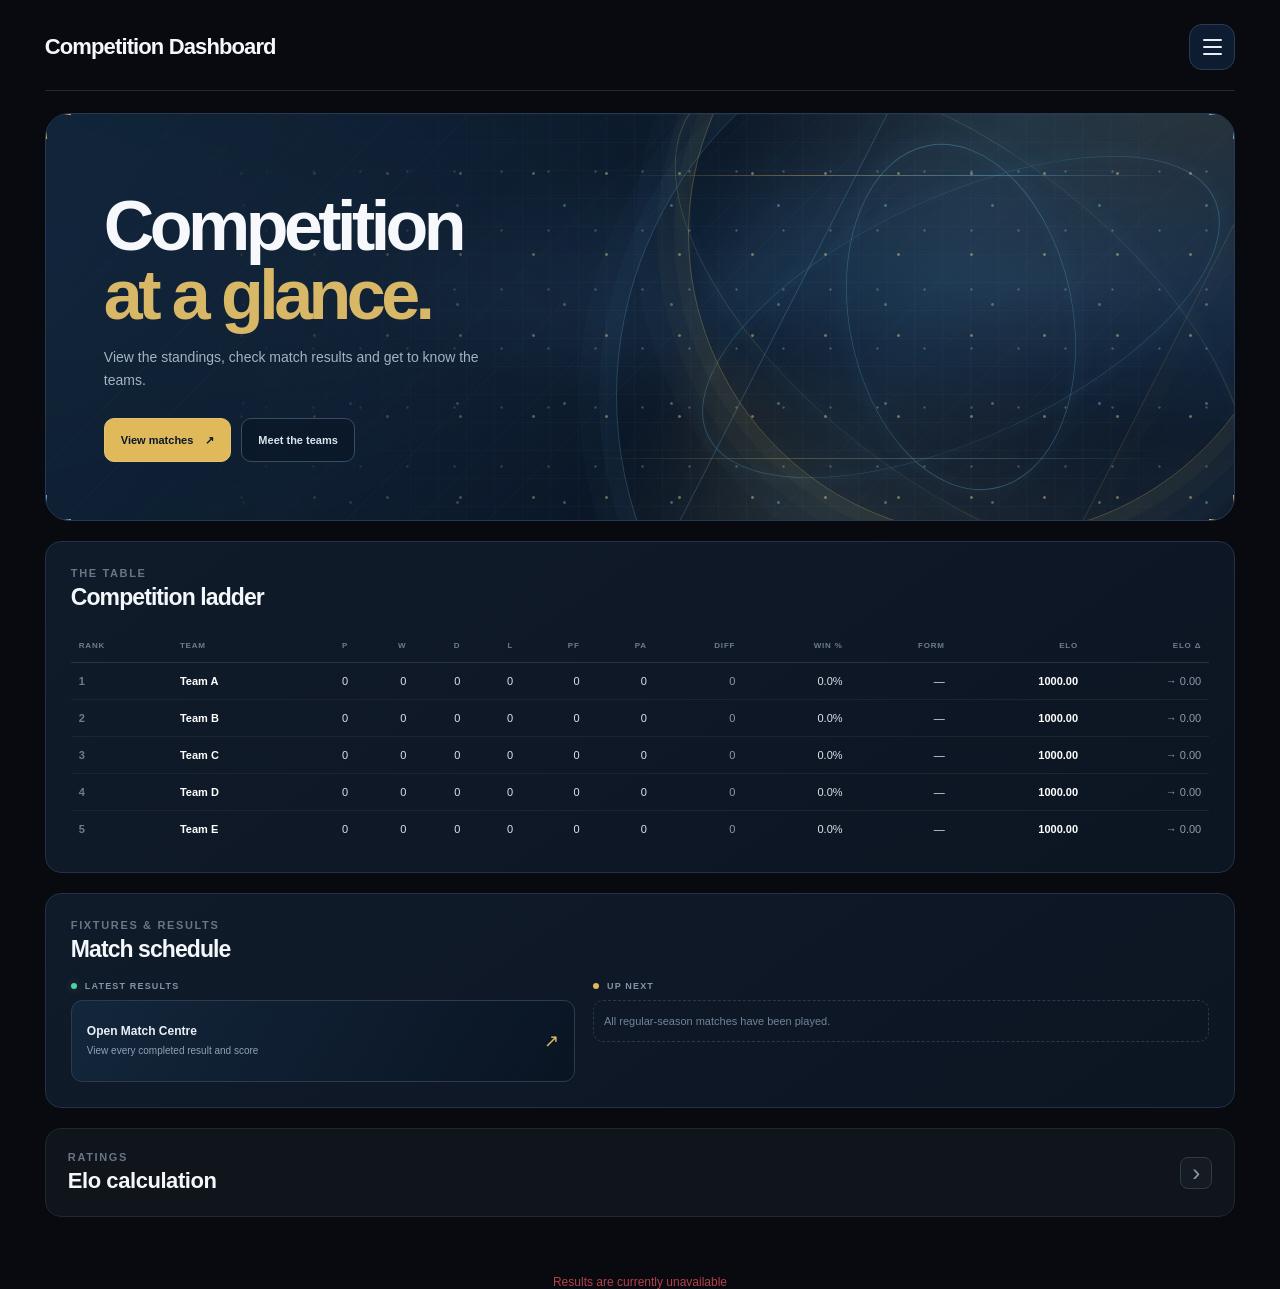
<file: index.html>
<!DOCTYPE html>
<html lang="en">
<head>
  <meta charset="UTF-8">
  <meta name="viewport" content="width=device-width, initial-scale=1.0">
  <title>Competition Dashboard</title>
  <link rel="stylesheet" href="style.css?v=three-role-gateway-20261025">
</head>

<body>

  <div class="app">

    <header class="topbar">
      <button class="brand-lockup" type="button" data-page="home" aria-label="Competition Dashboard home">
        <span class="brand-copy">
          <span class="subtitle">Competition Dashboard</span>
        </span>
      </button>

      <div class="header-actions">
        <button class="menu-toggle" id="menu-toggle" type="button" aria-expanded="false" aria-controls="primary-nav" aria-label="Open navigation menu">
          <span></span><span></span><span></span>
        </button>
      </div>

      <nav class="page-nav" id="primary-nav" aria-label="Main navigation" hidden>
        <button class="nav-button active" data-page="home">Home</button>
        <button class="nav-button" data-page="teams">Teams</button>
        <button class="nav-button" data-page="matches">Matches</button>
        <button class="nav-button" data-page="finals">Finals</button>
        <button class="nav-button nav-socials-button" data-page="socials"><span class="nav-socials-label">Socials<span id="social-unread-nav-count" class="social-unread-nav-count" hidden>0 NEW</span></span></button>
        <div class="nav-menu-divider"></div>
        <button type="button" class="nav-button nav-admin" data-page="admin">Admin portal <span id="social-mod-nav-count" class="social-mod-nav-count" hidden>0</span><span aria-hidden="true">↗</span></button>
      </nav>
    </header>


    <main>

      <!-- HOME -->

      <div id="home-page" class="page active-page">
        <section class="home-hero">
          <div class="home-hero-copy">
            <h1>Competition<br><span>at a glance.</span></h1>
            <p>View the standings, check match results and get to know the teams.</p>
            <div class="hero-actions">
              <button type="button" class="hero-primary" data-page="matches">View matches <span aria-hidden="true">↗</span></button>
              <button type="button" class="hero-secondary" data-page="teams">Meet the teams</button>
            </div>
          </div>
          <div class="hero-graphic hero-info-panel" aria-hidden="true">
            <div class="hero-panel-atmosphere"></div>
            <div class="hero-panel-grid"></div>
            <div class="hero-panel-scan"></div>
            <div class="hero-panel-orbit hero-panel-orbit-a"></div>
            <div class="hero-panel-orbit hero-panel-orbit-b"></div>
            <div class="hero-panel-orbit hero-panel-orbit-c"></div>
            <div class="hero-panel-arc hero-panel-arc-a"></div>
            <div class="hero-panel-arc hero-panel-arc-b"></div>
            <div class="hero-panel-diagonal"></div>
            <div class="hero-panel-particles"></div>
            <div class="hero-panel-edge hero-panel-edge-top"></div>
            <div class="hero-panel-edge hero-panel-edge-bottom"></div>
            <div class="hero-panel-corner hero-panel-corner-tl"></div>
            <div class="hero-panel-corner hero-panel-corner-tr"></div>
            <div class="hero-panel-corner hero-panel-corner-bl"></div>
            <div class="hero-panel-corner hero-panel-corner-br"></div>
          </div>
        </section>

        <section class="home-content-grid">
          <section class="card home-ladder-card ladder-expanded">
            <div class="home-section-heading">
              <div><div class="section-title">THE TABLE</div><h2>Competition ladder</h2></div>
            </div>
            <div id="ladder"></div>
          </section>

          <section class="card home-match-card">
            <div class="home-section-heading">
              <div><div class="section-title">FIXTURES &amp; RESULTS</div><h2>Match schedule</h2></div>
            </div>
            <div class="home-match-columns">
              <section class="home-match-group">
                <div class="home-subheading"><span class="match-status-dot result-dot"></span> LATEST RESULTS</div>
                <div id="home-latest-results" class="home-match-list"><button type="button" class="home-latest-link" data-page="matches"><span><strong>Open Match Centre</strong><small>View every completed result and score</small></span><span aria-hidden="true">↗</span></button></div>
              </section>
              <section class="home-match-group">
                <div class="home-subheading"><span class="match-status-dot upcoming-dot"></span> UP NEXT</div>
                <div id="home-upcoming-matches" class="home-match-list"></div>
              </section>
            </div>
          </section>
        </section>

        <section class="card elo-card">

          <details>

            <summary>

              <div>

                <div class="section-title">
                  RATINGS
                </div>

                <div class="elo-title">
                  Elo calculation
                </div>

              </div>

              <span class="elo-arrow">›</span>

            </summary>

            <div id="eloContent">

              <div id="eloTable"></div>

            </div>

          </details>

        </section>

      </div>


      <!-- TEAM SELECTOR -->
      <section id="teams-page" class="page">
        <section class="teams-intro">
          <div class="section-title">THE COMPETITION</div>
          <h1>Choose your team</h1>
          <p>Choose a team to view its profile, recent form and rating.</p>
        </section>
        <section class="ccm-11" aria-label="Team selector">
          <div class="ccm-11__stage">
            <div class="ccm-11__pointer" aria-hidden="true"></div>
            <nav class="ccm-11__machine" style="--n:5" aria-label="Teams">
              <ul class="ccm-11__wheel">
                <li style="--i:0"><button type="button" class="ccm-11__stop is-active" aria-pressed="true" data-team-index="0">Team A</button></li>
                <li style="--i:1"><button type="button" class="ccm-11__stop" aria-pressed="false" data-team-index="1">Team B</button></li>
                <li style="--i:2"><button type="button" class="ccm-11__stop" aria-pressed="false" data-team-index="2">Team C</button></li>
                <li style="--i:3"><button type="button" class="ccm-11__stop" aria-pressed="false" data-team-index="3">Team D</button></li>
                <li style="--i:4"><button type="button" class="ccm-11__stop" aria-pressed="false" data-team-index="4">Team E</button></li>
              </ul>
              <div class="ccm-11__face">
                <em>Selected team</em>
                <strong class="ccm-11__current">Team A</strong>
                <button type="button" class="ccm-11__view-profile">View Profile <span aria-hidden="true">↗</span></button>
                <div class="ccm-11__steer">
                  <button type="button" class="ccm-11__prev" aria-label="Previous team">←</button>
                  <button type="button" class="ccm-11__next" aria-label="Next team">→</button>
                </div>
              </div>
              <p class="ccm-11__live" aria-live="polite"></p>
            </nav>
          </div>
        </section>
      </section>

      <!-- SOCIALS -->
      <section id="socials-page" class="page">
        <section class="socials-intro">
          <div class="section-title">FROM AROUND THE COMPETITION</div>
          <h1>Socials</h1>
          <p>Competition news, match reports and team announcements.</p>
        </section>
        <section class="social-feed-shell">
          <div class="social-feed-top">
            <div><span class="social-feed-kicker">COMPETITION NEWS</span><h2>Latest updates</h2></div>
            <span id="social-feed-count" class="social-feed-count">Loading posts…</span>
          </div>
          <div class="social-feed-filters" role="group" aria-label="Filter social posts">
            <button type="button" class="social-filter is-active" data-social-filter="All posts">All posts</button>
            <button type="button" class="social-filter" data-social-filter="Announcements">Announcements</button>
            <button type="button" class="social-filter" data-social-filter="Match reports">Match reports</button>
            <button type="button" class="social-filter" data-social-filter="Team news">Team news</button>
          </div>
          <div id="social-feed" class="social-feed" aria-live="polite"><div class="social-feed-empty">Loading the competition feed…</div></div>
          <div class="social-feed-footer"><span>Posts are reviewed before publication.</span><a href="team-editor.html">Team managers: open Team Studio ↗</a></div>
        </section>
      </section>

      <!-- TEAM PROFILE PAGES -->

      <div id="team-a-page" class="page team-page"></div>
      <div id="team-b-page" class="page team-page"></div>
      <div id="team-c-page" class="page team-page"></div>
      <div id="team-d-page" class="page team-page"></div>
      <div id="team-e-page" class="page team-page"></div>


      <!-- TEAM PAGE STUDIO: an in-app view, not a separate dashboard document -->
      <section id="team-studio-page" class="page team-studio-page" aria-label="Team Page Studio">
        <div id="teamStudioAccess" class="team-studio-access" hidden><h2>Team workspace access required</h2><p>Open your team workspace and verify your PIN before launching the page editor.</p><a href="team-editor.html">Open team access</a></div><iframe id="teamStudioFrame" title="Team Page Studio" loading="lazy" referrerpolicy="no-referrer"></iframe>
      </section>

      <!-- FINALS -->

      <div id="matches-page" class="page"></div>

      <div id="finals-page" class="page"></div>


      <!-- ADMIN -->

      <div id="admin-page" class="page"></div>

    </main>

  </div>



  <script src="script.js?v=team-studio-render-guard-20261111c"></script>
  <script src="match-page.js?v=finals-return-20261017"></script>

<script src="image-editor.js"></script>
<script src="team-names.js"></script>
</body>
</html>
</file>
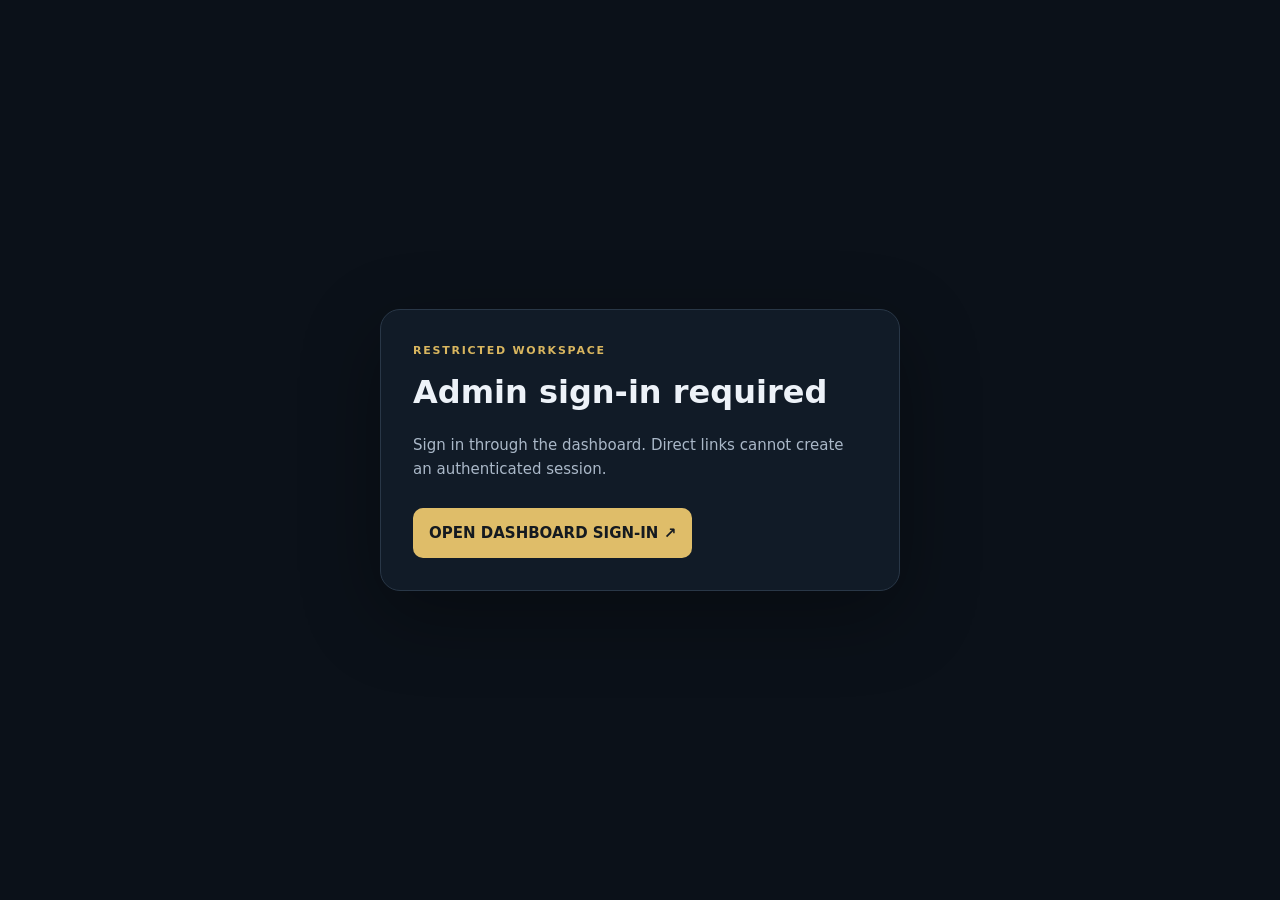
<file: admin.html>
<!DOCTYPE html>
<html lang="en">
<head>
  <meta charset="UTF-8">
  <meta name="viewport" content="width=device-width, initial-scale=1">
  <meta name="theme-color" content="#0b1119">
  <title>Admin Control Room · Competition Dashboard</title>
  <link rel="stylesheet" href="style.css?v=admin-navigation-20261024">
  <link rel="stylesheet" href="admin.css?v=fortnight-session-cycle-v2-20261025">
  <style>.admin-shell{visibility:hidden}</style>
</head>
<body class="admin-shell-body">
  <div class="admin-shell">
    <aside class="admin-sidebar">
      <a class="admin-brand" href="admin.html" aria-label="Admin Control Room home">
        <span class="admin-brand-mark">C</span>
        <span><strong>COMPETITION</strong><small>ADMIN CONTROL ROOM</small></span>
      </a>
      <div class="admin-side-label">WORKSPACE</div>
      <nav class="admin-side-nav" aria-label="Admin navigation">
        <button class="is-active" data-admin-view="overview"><span>◫</span> Overview</button>
        <button data-admin-view="moderation"><span>◉</span> Moderation <b class="side-live-dot"></b></button>
        <button data-admin-view="competition"><span>⌘</span> Competition</button>
        <button data-admin-view="matchday"><span>▦</span> Matchday &amp; email</button>
        <button data-admin-view="rating-lab"><span>⌁</span> Rating Lab</button>
        <button data-admin-view="access"><span>⌑</span> Team access</button>
        <button data-admin-view="bugs"><span>⚑</span> Bugs &amp; reports</button>
        <button data-admin-view="console"><span>›_</span> System console</button>
      </nav>
      <div class="admin-sidebar-bottom">
        <span class="admin-online-indicator"></span>
        <span><strong>Control room</strong><small>Browser-side status checks</small></span>
      </div>
    </aside>

    <main class="admin-main">
      <header class="admin-topbar">
        <div class="admin-breadcrumb"><a href="index.html">Public site</a><span>/</span><strong id="admin-breadcrumb-current">Overview</strong></div>
        <div class="admin-top-actions"><span class="admin-env-pill"><i></i> PRODUCTION API</span><a class="admin-public-link" href="index.html">View public site ↗</a></div>
      </header>

      <section class="admin-view is-active" data-admin-panel="overview">
        <div class="admin-page-intro">
          <div><div class="admin-eyebrow">OPERATIONS / OVERVIEW</div><h1>Control room</h1><p>The competition at a glance. Alerts first, settings second, mystery third.</p></div>
          <button class="admin-refresh-button" id="admin-run-checks" type="button">↻ Run system checks</button>
        </div>
        <div class="admin-alert-banner" id="admin-primary-alert" role="status">
          <span class="admin-alert-icon">!</span><div><strong>Moderation status requires a secure admin session</strong><p>The queue is protected. Open moderation to authenticate and review pending submissions.</p></div>
          <button type="button" data-open-view="moderation">Review queue ↗</button>
        </div>
        <div class="admin-metric-grid">
          <article class="admin-metric-card"><div class="admin-metric-top"><span>API CONNECTION</span><span class="admin-metric-icon">⌁</span></div><strong id="admin-api-value">CHECKING</strong><p id="admin-api-detail">Contacting the Apps Script health endpoint…</p><span class="admin-metric-status" id="admin-api-status">Checking</span></article>
          <article class="admin-metric-card"><div class="admin-metric-top"><span>MODERATION QUEUE</span><span class="admin-metric-icon">◉</span></div><strong id="admin-mod-value">LOCKED</strong><p>Pending submissions are only visible after admin authentication.</p><button class="admin-inline-action" data-open-view="moderation">Open moderation →</button></article>
          <article class="admin-metric-card"><div class="admin-metric-top"><span>SHARED SETTINGS</span><span class="admin-metric-icon">⌘</span></div><strong id="admin-settings-value">CHECKING</strong><p id="admin-settings-detail">Checking shared team settings…</p><span class="admin-metric-status" id="admin-settings-status">Checking</span></article>
          <article class="admin-metric-card"><div class="admin-metric-top"><span>CLIENT ERRORS</span><span class="admin-metric-icon">⌁</span></div><strong id="admin-error-value">0</strong><p>JavaScript errors observed during this page session.</p><button class="admin-inline-action" data-open-view="console">Inspect console →</button></article>
        </div>
        <div class="admin-dashboard-columns">
          <section class="admin-panel-card"><div class="admin-panel-heading"><div><span class="admin-eyebrow">ACTION REQUIRED</span><h2>Quick actions</h2></div><span class="admin-panel-mark">↗</span></div>
            <button class="admin-action-row" data-open-view="moderation"><span class="admin-action-symbol">◉</span><span><strong>Review social submissions</strong><small>Authenticate before viewing the moderation queue.</small></span><b>→</b></button>
            <button class="admin-action-row" data-open-view="competition"><span class="admin-action-symbol">⌘</span><span><strong>Competition settings</strong><small>Team names and season configuration.</small></span><b>→</b></button>
            <button class="admin-action-row" data-open-view="matchday"><span class="admin-action-symbol">▦</span><span><strong>Timetable &amp; reminders</strong><small>Fixtures, skip dates and team email recipients.</small></span><b>→</b></button>
            <button class="admin-action-row" data-open-view="access"><span class="admin-action-symbol">⌑</span><span><strong>Team editor access</strong><small>Manage team-page editor PINs.</small></span><b>→</b></button>
          </section>
          <section class="admin-panel-card"><div class="admin-panel-heading"><div><span class="admin-eyebrow">SYSTEM ACTIVITY</span><h2>Recent checks</h2></div><button class="admin-text-button" data-open-view="console">Full console ↗</button></div><div id="admin-recent-events" class="admin-event-list"><div class="admin-event"><span class="admin-event-dot is-pending"></span><div><strong>API health check</strong><p>Request in progress…</p></div><time>NOW</time></div></div></section>
        </div>
        <div class="admin-footnote"><span>SECURITY NOTE</span> This dashboard does not store your admin token. Protected actions still run through the existing authenticated admin workspace.</div>
      </section>

      <section class="admin-view" data-admin-panel="moderation">
        <div class="admin-page-intro"><div><div class="admin-eyebrow">OPERATIONS / CONTENT</div><h1>Moderation</h1><p>Review submissions, manage posting access and inspect the audit trail.</p></div><button class="admin-refresh-button" id="admin-mod-refresh" type="button">Refresh queue</button></div>
        <div class="admin-metric-grid"><article class="admin-metric-card"><div class="admin-metric-top"><span>PENDING POSTS</span></div><strong id="admin-mod-pending-count">—</strong><p>Posts awaiting a decision.</p></article><article class="admin-metric-card"><div class="admin-metric-top"><span>POSTING BANS</span></div><strong id="admin-mod-ban-count">—</strong><p>Teams currently blocked from posting.</p></article></div>
        <div id="admin-moderation-content" class="admin-live-content"><p class="admin-note-card">Loading moderation queue…</p></div>
        <div id="admin-moderation-status" class="admin-note-card" role="status" aria-live="polite">Connecting to the moderation API…</div>
      </section>

      <section class="admin-view" data-admin-panel="competition">
        <div class="admin-page-intro"><div><div class="admin-eyebrow">CONFIGURATION / COMPETITION</div><h1>Competition settings</h1><p>Change the shared team names and regular-season length. These values are saved to Apps Script.</p></div><button class="admin-refresh-button" id="admin-competition-refresh" type="button">Reload settings</button></div>
        <div class="admin-panel-card"><div class="admin-panel-heading"><div><span class="admin-eyebrow">TEAM IDENTITY</span><h2>Team names and branding</h2></div></div><form id="admin-team-settings-form"><div id="admin-team-settings-fields" class="admin-live-content">Loading team settings…</div><button class="admin-primary-button" type="submit">SAVE TEAM SETTINGS</button></form><p id="admin-team-settings-status" class="admin-note-card" role="status" aria-live="polite"></p></div>
        <div class="admin-panel-card"><div class="admin-panel-heading"><div><span class="admin-eyebrow">SEASON CONFIGURATION</span><h2>Games per team</h2></div></div><form id="admin-season-form"><label for="admin-games-per-team">Regular-season games per team (3–32)</label><input class="admin-input" id="admin-games-per-team" type="number" min="3" max="32" step="1" required><button class="admin-primary-button" type="submit">SAVE SEASON LENGTH</button></form><p id="admin-season-status" class="admin-note-card" role="status" aria-live="polite"></p></div>
      </section>

      <section class="admin-view" data-admin-panel="matchday">
        <div class="admin-page-intro"><div><div class="admin-eyebrow">OPERATIONS / SCHEDULING</div><h1>Matchday &amp; email</h1><p>Set fixture dates, kick-off times, venues, status and team reminder recipients.</p></div><button class="admin-refresh-button" id="admin-matchday-refresh" type="button">Reload timetable</button></div>
        <form id="admin-matchday-form"><div class="admin-panel-card"><div class="admin-panel-heading"><div><span class="admin-eyebrow">FIXTURES</span><h2>Match timetable</h2></div></div><div class="admin-session-planner"><div class="admin-session-planner-head"><div><span class="admin-eyebrow">FORTNIGHTLY CLASS CYCLE</span><h3>Build the class schedule</h3><p>Anchor the cycle to the first session on Wednesday, 21 October 2026. The opening Team A vs Team B fixture is already played and will not be scheduled again. The next fixtures remain upcoming and follow the repeating Week A / Week B pattern. Remaining regular-season fixtures are grouped four per class by default, with the capacity adjustable below.</p></div></div><div class="admin-session-plan-controls"><label>First session date (Week B · Wednesday)<input class="admin-input" type="date" id="admin-session-start-date" value="2026-10-21" required></label><label>Venue<input class="admin-input" type="text" id="admin-session-venue" maxlength="120" placeholder="Sports field"></label><label>Games per session<input class="admin-input" type="number" id="admin-session-games" min="1" max="12" value="4" required></label><label>Session length (minutes)<input class="admin-input" type="number" id="admin-session-duration" min="20" max="120" value="50" required></label><button type="button" class="admin-primary-button" id="admin-session-apply">AUTO-FILL SESSIONS</button></div><div class="admin-cycle-grid"><div class="admin-cycle-week"><h4>WEEK A</h4><label>Session 1 day<select class="admin-input" id="admin-session-a1-day"><option value="0">Monday</option><option value="1">Tuesday</option><option value="2" selected>Wednesday</option><option value="3">Thursday</option><option value="4">Friday</option><option value="5">Saturday</option><option value="6">Sunday</option></select></label><label>Session 1 start<input class="admin-input" type="time" id="admin-session-a1-time" value="13:35"></label><label>Session 2 day<select class="admin-input" id="admin-session-a2-day"><option value="0">Monday</option><option value="1">Tuesday</option><option value="2">Wednesday</option><option value="3">Thursday</option><option value="4" selected>Friday</option><option value="5">Saturday</option><option value="6">Sunday</option></select></label><label>Session 2 start<input class="admin-input" type="time" id="admin-session-a2-time" value="12:05"></label></div><div class="admin-cycle-week"><h4>WEEK B</h4><label>Session 1 day<select class="admin-input" id="admin-session-b1-day"><option value="0" selected>Monday</option><option value="1">Tuesday</option><option value="2">Wednesday</option><option value="3">Thursday</option><option value="4">Friday</option><option value="5">Saturday</option><option value="6">Sunday</option></select></label><label>Session 1 start<input class="admin-input" type="time" id="admin-session-b1-time" value="13:35"></label><label>Session 2 day<select class="admin-input" id="admin-session-b2-day"><option value="0">Monday</option><option value="1">Tuesday</option><option value="2" selected>Wednesday</option><option value="3">Thursday</option><option value="4">Friday</option><option value="5">Saturday</option><option value="6">Sunday</option></select></label><label>Session 2 start<input class="admin-input" type="time" id="admin-session-b2-time" value="13:35"></label></div></div><p id="admin-session-plan-status" class="admin-note-card" role="status" aria-live="polite"></p><div id="admin-session-list" class="admin-session-list"></div></div><div id="admin-timetable-calendar" class="admin-live-content">Loading calendar…</div><div id="admin-timetable-fields" class="admin-live-content"></div></div>
        <div class="admin-panel-card"><div class="admin-panel-heading"><div><span class="admin-eyebrow">NOTIFICATIONS</span><h2>Team email recipients</h2></div></div><div id="admin-reminder-contact-fields" class="admin-live-content">Loading recipients…</div><button class="admin-primary-button" type="submit">SAVE TIMETABLE &amp; EMAIL SETTINGS</button><div style="margin-top:18px;padding-top:16px;border-top:1px solid #293747"><span class="admin-eyebrow">DELIVERY CHECK</span><h3 style="margin:6px 0;font-size:15px">Send a test email</h3><p style="margin:0 0 12px;color:#93a2b4;font-size:11px;line-height:1.6">Sends one clearly labelled test message to the address below only. It does not contact team recipients or change reminder records.</p><div style="display:flex;gap:9px;flex-wrap:wrap;align-items:end"><label style="flex:1;min-width:220px">Destination email<input class="admin-input" type="email" id="admin-matchday-test-email" autocomplete="email" placeholder="you@example.com"></label><button class="admin-primary-button" id="admin-matchday-test-send" type="button">SEND TEST EMAIL</button></div><p id="admin-matchday-test-status" class="admin-note-card" role="status" aria-live="polite"></p></div></div></form>
        <p id="admin-matchday-status" class="admin-note-card" role="status" aria-live="polite"></p>
      </section>


      <section class="admin-view" data-admin-panel="rating-lab">
        <div class="admin-page-intro"><div><div class="admin-eyebrow">RESEARCH / RATING SYSTEM</div><h1>Rating Lab</h1><p>Replay historical NFL regular-season results chronologically. Predictions are scored before each week's ratings are updated.</p></div></div>
        <div class="admin-metric-grid">
          <article class="admin-metric-card"><div class="admin-metric-top"><span>DATASET</span></div><strong>1999+</strong><p>Completed NFL regular-season games from nflverse.</p></article>
          <article class="admin-metric-card"><div class="admin-metric-top"><span>REPLAY MODE</span></div><strong>CHRONOLOGICAL</strong><p>No future results are used to predict earlier games.</p></article>
          <article class="admin-metric-card"><div class="admin-metric-top"><span>LIVE RATINGS</span></div><strong>ISOLATED</strong><p>Backtests never modify competition ratings.</p></article>
        </div>
        <div class="admin-panel-card" id="historicalNFL">
          <div class="admin-panel-heading"><div><span class="admin-eyebrow">HISTORICAL VALIDATION</span><h2>NFL backtest</h2></div><span class="admin-metric-status" id="nflStatus">READY</span></div>
          <p id="nflMeta" class="admin-note-card">Historical data loads from nflverse when you run the test.</p>
          <button class="admin-primary-button" id="runNFLBtn" type="button">RUN HISTORICAL BACKTEST</button>
          <div class="admin-table-wrap"><table class="admin-data-table"><thead><tr><th>Model</th><th>Brier (lower)</th><th>Log loss (lower)</th><th>Accuracy</th><th>Games</th></tr></thead><tbody id="nflResultsBody"><tr><td colspan="5">No results yet.</td></tr></tbody></table></div>
          <p id="nflVerdict" class="admin-note-card">Run the backtest to compare custom margin-weighted Glicko-2 with standard Glicko-2 and Elo.</p>
          <p id="nflGuardMeta" class="admin-note-card">Numerical guard counts will appear here.</p>
          <h3>Implementation tests</h3><div class="admin-table-wrap"><table class="admin-data-table"><thead><tr><th>Status</th><th>Test</th><th>Detail</th></tr></thead><tbody id="nflTestsBody"><tr><td colspan="3">Tests run with the backtest.</td></tr></tbody></table></div>
          <h3>Custom model calibration</h3><p class="admin-note-card">Predicted home-win probability versus observed home-win frequency.</p>
          <div class="admin-table-wrap"><table class="admin-data-table"><thead><tr><th>Predicted bin</th><th>Mean prediction</th><th>Observed home wins</th><th>Games</th></tr></thead><tbody id="nflCalibrationBody"><tr><td colspan="4">No calibration data yet.</td></tr></tbody></table></div>
          <p class="admin-note-card is-warning">This is an external NFL validation dataset, not a direct calibration target for the local low-scoring flag-football competition. It does not change live ratings.</p>
        </div>
      </section>

      <section class="admin-view" data-admin-panel="access">
        <div class="admin-page-intro"><div><div class="admin-eyebrow">PERMISSIONS / TEAM CONTENT</div><h1>Team access</h1><p>Check whether each team has a PIN configured and generate new six-digit PINs.</p></div><button class="admin-refresh-button" id="admin-access-refresh" type="button">Refresh access status</button></div>
        <div id="admin-team-access-content" class="admin-live-content">Loading team access…</div>
        <p id="admin-access-status" class="admin-note-card" role="status" aria-live="polite"></p>
      </section>

      <section class="admin-view" data-admin-panel="bugs">
        <div class="admin-page-intro"><div><div class="admin-eyebrow">RELIABILITY / INCIDENTS</div><h1>Bugs &amp; reports</h1><p>Browser errors observed in this session and the project's issue tracker.</p></div></div>
        <div class="admin-metric-grid admin-bug-metrics">
          <article class="admin-metric-card"><div class="admin-metric-top"><span>SESSION JAVASCRIPT ERRORS</span><span class="admin-metric-icon">!</span></div><strong id="admin-bug-session-count">0</strong><p>Errors captured by this admin page since it loaded.</p><button class="admin-inline-action" data-open-view="console">Inspect console →</button></article>
          <article class="admin-metric-card"><div class="admin-metric-top"><span>ISSUE TRACKER</span><span class="admin-metric-icon">↗</span></div><strong>GITHUB</strong><p>Persistent bug reports belong in the repository issue tracker, not in a pretend local log.</p><a class="admin-inline-action" href="https://github.com/EdebN/Competition_Dashboard/issues" target="_blank" rel="noopener">Open issue tracker ↗</a></article>
        </div>
        <div class="admin-note-card"><strong>Important limitation</strong><p>Browser errors are local to this session and are not automatically uploaded. This page does not yet have a backend bug-report inbox or live issue-count integration, so it will not invent a count or claim to have read server logs.</p></div>
      </section>

      <section class="admin-view" data-admin-panel="console">
        <div class="admin-page-intro"><div><div class="admin-eyebrow">DIAGNOSTICS / CLIENT</div><h1>System console</h1><p>Real connection checks and browser-side errors. No pretend server logs.</p></div><button class="admin-refresh-button" id="admin-clear-console" type="button">Clear events</button></div>
        <div class="admin-terminal-frame">
          <div class="admin-console-toolbar"><span><i></i> <b>TERMINAL</b> <span class="admin-terminal-host">admin@competition: ~</span></span><span id="admin-console-count">0 EVENTS</span></div>
          <div class="admin-terminal-meta"><span>SESSION: <b>AUTHENTICATED</b></span><span>MODE: <b>READ-ONLY DIAGNOSTICS</b></span><span>BACKEND: <b>APPS SCRIPT</b></span></div>
          <div id="admin-console-output" class="admin-console-output" role="log" aria-live="polite"><div class="admin-console-line"><time>BOOT</time><span class="console-info">[INFO]</span><code>Competition Dashboard terminal ready. Type 'help' to list commands.</code></div></div>
          <div class="admin-console-command"><span class="admin-terminal-prompt">admin@competition:<b>~</b>$</span><input id="admin-console-input" type="text" autocomplete="off" autocapitalize="off" spellcheck="false" aria-label="Terminal command" placeholder="help"><button id="admin-console-run" type="button">ENTER ↵</button></div>
        </div>
        <div class="admin-terminal-shortcuts"><span><kbd>↑</kbd><kbd>↓</kbd> command history</span><span><kbd>Enter</kbd> run command</span><span><kbd>Tab</kbd> complete command</span></div>
        <p class="admin-console-help">Linux-inspired interface, not a real OS shell. Commands operate only on dashboard sections and diagnostics. No arbitrary code execution or destructive server commands.</p>
      </section>
    </main>
  </div>
  <script src="admin.js?v=rating-lab-restore-20261106"></script>
  <script src="historical-tester.js?v=historical-nfl-restore-20261106"></script>
</body>
</html>
</file>
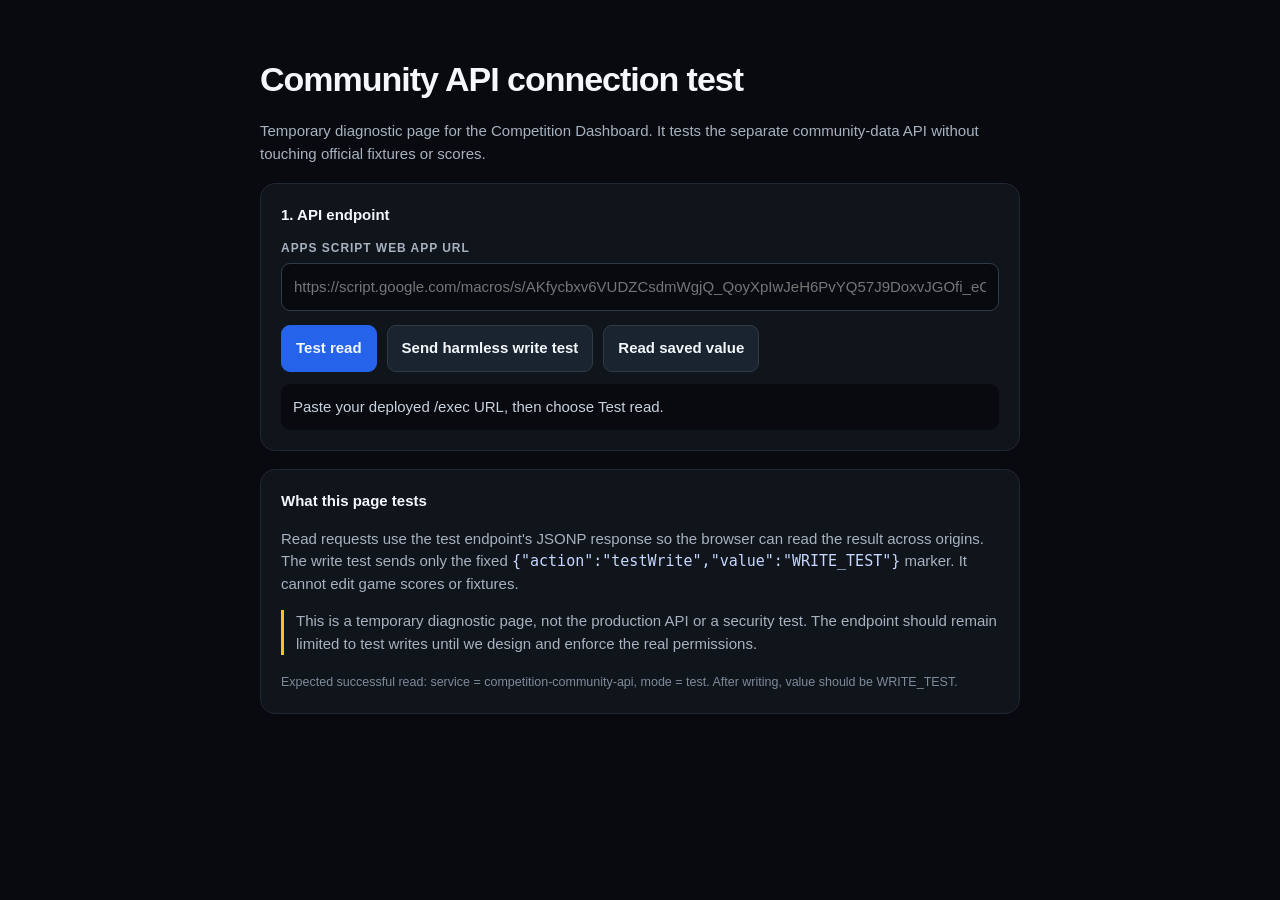
<file: api-test.html>
<!DOCTYPE html>
<html lang="en">
<head>
  <meta charset="UTF-8">
  <meta name="viewport" content="width=device-width, initial-scale=1.0">
  <title>Community API Test · Competition Dashboard</title>
  <style>
    :root { color-scheme: dark; }
    * { box-sizing: border-box; }
    body {
      margin: 0;
      padding: 24px;
      background: #080a0f;
      color: #f4f7fb;
      font: 15px/1.5 Inter, -apple-system, BlinkMacSystemFont, "Segoe UI", sans-serif;
    }
    main { width: min(760px, 100%); margin: 30px auto; }
    h1 { margin: 0 0 8px; font-size: clamp(25px, 4vw, 34px); letter-spacing: -.03em; }
    p { color: #a7b2c0; }
    .card { margin-top: 18px; padding: 20px; border: 1px solid #202833; border-radius: 15px; background: #10141b; }
    label { display: block; margin: 12px 0 6px; color: #a7b2c0; font-size: 12px; font-weight: 800; letter-spacing: .08em; text-transform: uppercase; }
    input {
      width: 100%; padding: 12px; border: 1px solid #303b48; border-radius: 9px;
      background: #080a0f; color: #f4f7fb; font: inherit;
    }
    .buttons { display: flex; flex-wrap: wrap; gap: 10px; margin-top: 14px; }
    button {
      padding: 11px 14px; border: 1px solid #303b48; border-radius: 9px;
      background: #1a2430; color: #f4f7fb; font: inherit; font-weight: 750; cursor: pointer;
    }
    button.primary { background: #2563eb; border-color: #2563eb; }
    button:disabled { opacity: .5; cursor: wait; }
    .status { margin-top: 12px; padding: 12px; border-radius: 9px; background: #080a0f; color: #c8d2df; white-space: pre-wrap; overflow-wrap: anywhere; min-height: 44px; }
    .ok { color: #62e6a0; }
    .error { color: #ff818b; }
    .warning { border-left: 3px solid #fbbf24; padding-left: 12px; }
    code { color: #c5d7ff; overflow-wrap: anywhere; }
    small { color: #7e8b9b; }
  </style>
</head>
<body>
<main>
  <h1>Community API connection test</h1>
  <p>Temporary diagnostic page for the Competition Dashboard. It tests the separate community-data API without touching official fixtures or scores.</p>

  <section class="card">
    <strong>1. API endpoint</strong>
    <label for="apiUrl">Apps Script Web app URL</label>
    <input id="apiUrl" type="url" placeholder="https://script.google.com/macros/s/AKfycbxv6VUDZCsdmWgjQ_QoyXpIwJeH6PvYQ57J9DoxvJGOfi_eCG9wv9p4BOQF1MWjzY9U/exec" autocomplete="url">
    <div class="buttons">
      <button id="readBtn" class="primary">Test read</button>
      <button id="writeBtn">Send harmless write test</button>
      <button id="verifyBtn">Read saved value</button>
    </div>
    <div id="status" class="status" role="status" aria-live="polite">Paste your deployed /exec URL, then choose Test read.</div>
  </section>

  <section class="card">
    <strong>What this page tests</strong>
    <p>Read requests use the test endpoint's JSONP response so the browser can read the result across origins. The write test sends only the fixed <code>{"action":"testWrite","value":"WRITE_TEST"}</code> marker. It cannot edit game scores or fixtures.</p>
    <p class="warning">This is a temporary diagnostic page, not the production API or a security test. The endpoint should remain limited to test writes until we design and enforce the real permissions.</p>
    <small>Expected successful read: service = competition-community-api, mode = test. After writing, value should be WRITE_TEST.</small>
  </section>
</main>

<script>
(() => {
  const urlInput = document.getElementById("apiUrl");
  const status = document.getElementById("status");
  const buttons = [
    document.getElementById("readBtn"),
    document.getElementById("writeBtn"),
    document.getElementById("verifyBtn")
  ];

  function setStatus(message, kind = "") {
    status.className = "status " + kind;
    status.textContent = message;
  }

  function getApiUrl() {
    const raw = urlInput.value.trim();
    if (!raw) throw new Error("Paste the deployed Apps Script URL first.");
    const url = new URL(raw);
    if (url.protocol !== "https:" || !/script\.google\.com$/.test(url.hostname) ||
        !url.pathname.includes("/macros/s/") || !url.pathname.endsWith("/exec")) {
      throw new Error("Use the HTTPS Apps Script Web app URL ending in /exec.");
    }
    return url;
  }

  function setBusy(busy) {
    buttons.forEach(button => button.disabled = busy);
  }

  function readApi() {
    return new Promise((resolve, reject) => {
      let url;
      try {
        url = getApiUrl();
      } catch (error) {
        reject(error);
        return;
      }

      const callbackName = "__communityApiTestCallback";
      const oldScript = document.getElementById("apiJsonpScript");
      if (oldScript) oldScript.remove();

      let timeout = setTimeout(() => finish(new Error("Read timed out. Check the URL and deployment access.")), 12000);

      function finish(error, data) {
        clearTimeout(timeout);
        delete window[callbackName];
        const script = document.getElementById("apiJsonpScript");
        if (script) script.remove();
        if (error) reject(error);
        else resolve(data);
      }

      window[callbackName] = data => finish(null, data);
      url.searchParams.set("callback", callbackName);
      url.searchParams.set("testRead", String(Date.now()));

      const script = document.createElement("script");
      script.id = "apiJsonpScript";
      script.src = url.toString();
      script.onerror = () => finish(new Error("The browser couldn't load the API response. Check deployment access and the URL."));
      document.head.appendChild(script);
    });
  }

  async function doRead(label) {
    setBusy(true);
    setStatus(label + "…");
    try {
      const data = await readApi();
      if (!data || data.ok !== true) throw new Error("API returned an unexpected response: " + JSON.stringify(data));
      setStatus(
        label + " succeeded\n" +
        "Service: " + (data.service || "(missing)") + "\n" +
        "Mode: " + (data.mode || "(missing)") + "\n" +
        "Last write: " + (data.lastWrite ?? "(none yet)") + "\n" +
        "Saved value: " + (data.value ?? "(none yet)"),
        "ok"
      );
    } catch (error) {
      setStatus(label + " failed\n" + error.message, "error");
    } finally {
      setBusy(false);
    }
  }

  document.getElementById("readBtn").addEventListener("click", () => {
    doRead("Read test");
  });

  document.getElementById("verifyBtn").addEventListener("click", () => {
    doRead("Saved-value check");
  });

  document.getElementById("writeBtn").addEventListener("click", async () => {
    setBusy(true);
    setStatus("Sending the harmless test marker…");
    try {
      const url = getApiUrl();
      await fetch(url.toString(), {
        method: "POST",
        mode: "no-cors",
        body: JSON.stringify({
          action: "testWrite",
          value: "WRITE_TEST"
        })
      });

      setStatus("The browser sent the write request. Checking whether it reached the sheet…");
      await new Promise(resolve => setTimeout(resolve, 1800));
      const data = await readApi();

      if (data && data.ok === true && data.value === "WRITE_TEST") {
        setStatus(
          "SUCCESS: browser-to-API write and read-back both worked.\n" +
          "Saved value: " + data.value + "\n" +
          "Last write: " + (data.lastWrite ?? "(timestamp not returned)"),
          "ok"
        );
      } else {
        setStatus(
          "The POST was sent, but the read-back did not show WRITE_TEST.\n" +
          "Current API value: " + (data?.value ?? "(none)") + "\n" +
          "This means the browser-to-API write path still needs investigation.",
          "error"
        );
      }
    } catch (error) {
      setStatus("Write test failed\n" + error.message, "error");
    } finally {
      setBusy(false);
    }
  });
})();
</script>
</body>
</html>
</file>
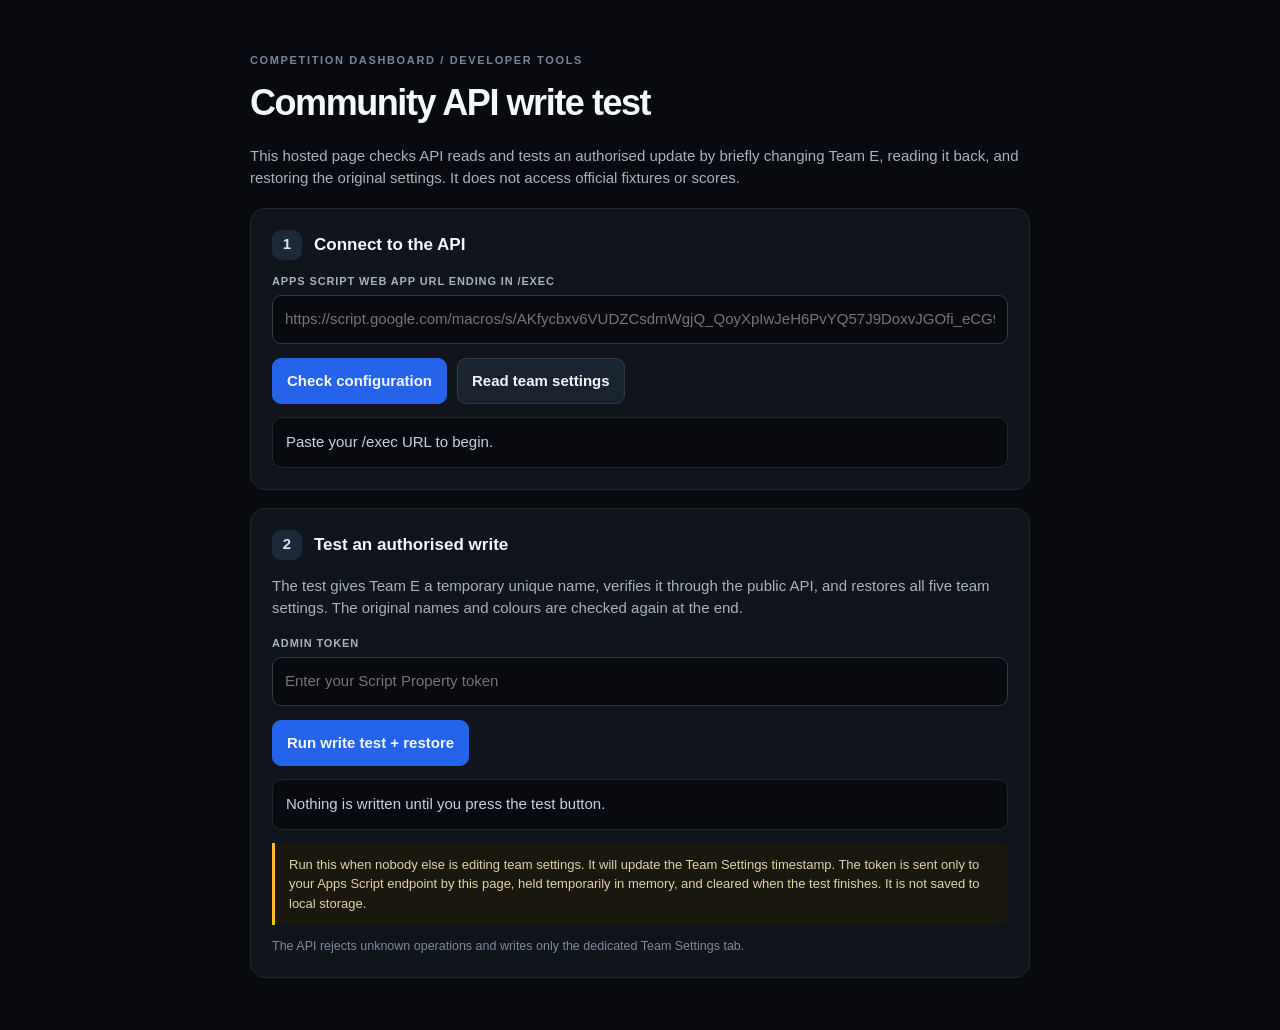
<file: api-write-test.html>
<!DOCTYPE html>
<html lang="en">
<head>
  <meta charset="UTF-8">
  <meta name="viewport" content="width=device-width, initial-scale=1.0">
  <meta name="color-scheme" content="dark">
  <title>Community API Write Test · Competition Dashboard</title>
  <style>
    :root { color-scheme: dark; }
    * { box-sizing: border-box; }
    body {
      margin: 0; padding: 24px; background: #080a0f; color: #f4f7fb;
      font: 15px/1.5 Inter, -apple-system, BlinkMacSystemFont, "Segoe UI", sans-serif;
    }
    main { width: min(780px, 100%); margin: 28px auto; }
    .eyebrow { color: #77879a; font-size: 11px; font-weight: 850; letter-spacing: .15em; text-transform: uppercase; }
    h1 { margin: 7px 0; font-size: clamp(26px, 4vw, 36px); letter-spacing: -.04em; }
    p { color: #a7b2c0; }
    .card { margin-top: 18px; padding: 21px; border: 1px solid #202833; border-radius: 15px; background: #10141b; }
    .head { display: flex; align-items: center; gap: 12px; margin-bottom: 8px; }
    .num { display: grid; place-items: center; width: 30px; height: 30px; flex: 0 0 30px; border-radius: 9px; background: #1d2938; color: #d7e5f8; font-weight: 850; }
    h2 { margin: 0; font-size: 17px; }
    label { display: block; margin: 13px 0 6px; color: #a7b2c0; font-size: 11px; font-weight: 850; letter-spacing: .08em; text-transform: uppercase; }
    input { width: 100%; padding: 12px; border: 1px solid #303b48; border-radius: 9px; background: #080a0f; color: #f4f7fb; font: inherit; }
    .buttons { display: flex; flex-wrap: wrap; gap: 10px; margin-top: 14px; }
    button { padding: 11px 14px; border: 1px solid #303b48; border-radius: 9px; background: #1a2430; color: #f4f7fb; font: inherit; font-weight: 780; cursor: pointer; }
    button.primary { background: #2563eb; border-color: #2563eb; }
    button:disabled { opacity: .55; cursor: wait; }
    .status { margin-top: 13px; padding: 13px; border: 1px solid #202833; border-radius: 10px; background: #080a0f; color: #c8d2df; white-space: pre-wrap; overflow-wrap: anywhere; min-height: 44px; }
    .ok { color: #62e6a0; border-color: #23523a; }
    .error { color: #ff818b; border-color: #60323a; }
    .warning { margin-top: 13px; padding: 12px 14px; border-left: 3px solid #fbbf24; border-radius: 0 8px 8px 0; background: #1a170f; color: #e1d2a8; font-size: 13px; }
    code { color: #c5d7ff; overflow-wrap: anywhere; }
    small { display: block; margin-top: 12px; color: #7e8b9b; }
  </style>
</head>
<body>
<main>
  <div class="eyebrow">Competition Dashboard / Developer tools</div>
  <h1>Community API write test</h1>
  <p>This hosted page checks API reads and tests an authorised update by briefly changing Team E, reading it back, and restoring the original settings. It does not access official fixtures or scores.</p>

  <section class="card">
    <div class="head"><span class="num">1</span><h2>Connect to the API</h2></div>
    <label for="apiUrl">Apps Script Web app URL ending in /exec</label>
    <input id="apiUrl" type="url" placeholder="https://script.google.com/macros/s/AKfycbxv6VUDZCsdmWgjQ_QoyXpIwJeH6PvYQ57J9DoxvJGOfi_eCG9wv9p4BOQF1MWjzY9U/exec" autocomplete="url">
    <div class="buttons">
      <button id="healthBtn" class="primary">Check configuration</button>
      <button id="settingsBtn">Read team settings</button>
    </div>
    <div id="readStatus" class="status" role="status" aria-live="polite">Paste your /exec URL to begin.</div>
  </section>

  <section class="card">
    <div class="head"><span class="num">2</span><h2>Test an authorised write</h2></div>
    <p>The test gives Team E a temporary unique name, verifies it through the public API, and restores all five team settings. The original names and colours are checked again at the end.</p>
    <label for="adminToken">Admin token</label>
    <input id="adminToken" type="password" placeholder="Enter your Script Property token" autocomplete="off" spellcheck="false">
    <div class="buttons">
      <button id="writeBtn" class="primary">Run write test + restore</button>
    </div>
    <div id="writeStatus" class="status" role="status" aria-live="polite">Nothing is written until you press the test button.</div>
    <div class="warning">Run this when nobody else is editing team settings. It will update the Team Settings timestamp. The token is sent only to your Apps Script endpoint by this page, held temporarily in memory, and cleared when the test finishes. It is not saved to local storage.</div>
    <small>The API rejects unknown operations and writes only the dedicated Team Settings tab.</small>
  </section>
</main>
<script>
(() => {
  const apiInput = document.getElementById("apiUrl");
  const tokenInput = document.getElementById("adminToken");
  const readStatus = document.getElementById("readStatus");
  const writeStatus = document.getElementById("writeStatus");
  const controls = ["healthBtn", "settingsBtn", "writeBtn"].map(id => document.getElementById(id));

  function show(node, message, kind = "") {
    node.className = "status " + kind;
    node.textContent = message;
  }

  function getUrl() {
    const raw = apiInput.value.trim();
    if (!raw) throw new Error("Paste your Apps Script /exec URL first.");
    const url = new URL(raw);
    if (url.protocol !== "https:" || url.hostname !== "script.google.com" ||
        !url.pathname.includes("/macros/s/") || !url.pathname.endsWith("/exec")) {
      throw new Error("Use the HTTPS Apps Script Web app URL ending in /exec, not a URL with /edit.");
    }
    return url;
  }

  function setBusy(value) { controls.forEach(button => button.disabled = value); }

  function readApi(action) {
    return new Promise((resolve, reject) => {
      let url;
      try { url = getUrl(); } catch (error) { reject(error); return; }

      const callback = "__communityApiRead_" + Math.random().toString(36).slice(2);
      const script = document.createElement("script");
      let finished = false;
      const timer = setTimeout(() => finish(new Error("Timed out while reading " + action + ". The POST, if one was already sent, still needs read-back verification.")), 15000);

      function finish(error, data) {
        if (finished) return;
        finished = true;
        clearTimeout(timer);
        try { delete window[callback]; } catch {}
        script.remove();
        if (error) reject(error); else resolve(data);
      }

      window[callback] = data => finish(null, data);
      url.searchParams.set("action", action);
      url.searchParams.set("callback", callback);
      url.searchParams.set("_cacheBust", String(Date.now()));
      script.src = url.toString();
      script.onerror = () => finish(new Error("The browser could not load the JSONP script for " + action + ". No POST is sent during this read. Check that this page is opened from GitHub Pages and that the /exec URL is exact."));
      document.head.appendChild(script);
    });
  }

  function normaliseTeams(data) {
    if (!data || data.ok !== true || !Array.isArray(data.teams) || data.teams.length !== 5) {
      throw new Error("Expected five team settings. API returned: " + JSON.stringify(data));
    }
    const teams = data.teams.map(team => ({
      teamId: String(team.teamId || ""),
      displayName: String(team.displayName || ""),
      primaryColor: String(team.primaryColor || ""),
      secondaryColor: String(team.secondaryColor || ""),
      logoUrl: String(team.logoUrl || "")
    }));
    if (teams.map(team => team.teamId).join(",") !== "A,B,C,D,E") {
      throw new Error("Unexpected team IDs/order. No write was attempted.");
    }
    return teams;
  }

  function sameSettings(a, b) {
    const fields = ["teamId", "displayName", "primaryColor", "secondaryColor", "logoUrl"];
    return Array.isArray(a) && Array.isArray(b) && a.length === b.length &&
      a.every((item, index) => fields.every(field => item[field] === b[index][field]));
  }

  function delay(ms) { return new Promise(resolve => setTimeout(resolve, ms)); }

  async function postSettings(token, teams) {
    // text/plain avoids a CORS preflight. The response is opaque by design;
    // correctness is established by reading back the saved values.
    await fetch(getUrl().toString(), {
      method: "POST",
      mode: "no-cors",
      headers: { "Content-Type": "text/plain;charset=UTF-8" },
      body: JSON.stringify({ action: "updateTeamSettings", adminToken: token, teams })
    });
  }

  document.getElementById("healthBtn").addEventListener("click", async () => {
    setBusy(true);
    show(readStatus, "Checking API configuration…");
    try {
      const data = await readApi("health");
      if (!data || data.ok !== true || data.service !== "competition-community-api") {
        throw new Error("Unexpected response: " + JSON.stringify(data));
      }
      if (data.configured !== true) throw new Error("The API responds, but SPREADSHEET_ID or ADMIN_TOKEN is missing from Script Properties.");
      show(readStatus, "CONFIGURATION OK\nService: " + data.service + "\nAPI version: " + data.apiVersion + "\nConfigured: true\nActions: " + data.actions.join(", "), "ok");
    } catch (error) {
      show(readStatus, "CONFIGURATION CHECK FAILED\n" + error.message, "error");
    } finally { setBusy(false); }
  });

  document.getElementById("settingsBtn").addEventListener("click", async () => {
    setBusy(true);
    show(readStatus, "Reading team settings…");
    try {
      const teams = normaliseTeams(await readApi("getTeamSettings"));
      show(readStatus, "READ OK · Five team records\n\n" + teams.map(team =>
        "Team " + team.teamId + ": " + team.displayName +
        (team.primaryColor ? " · " + team.primaryColor : "")
      ).join("\n"), "ok");
    } catch (error) {
      show(readStatus, "READ FAILED\n" + error.message, "error");
    } finally { setBusy(false); }
  });

  document.getElementById("writeBtn").addEventListener("click", async () => {
    const token = tokenInput.value;
    if (!token) {
      show(writeStatus, "Enter your ADMIN_TOKEN from Apps Script → Project Settings → Script Properties.", "error");
      tokenInput.focus();
      return;
    }

    setBusy(true);
    let original = null;
    let testWasSent = false;
    let testPassed = false;
    let restorePassed = false;
    let phase = "reading the original settings";
    let failure = "";
    show(writeStatus, "Step 1/4 · Reading the original settings…");

    try {
      original = normaliseTeams(await readApi("getTeamSettings"));
      const marker = "E API Test " + String(Date.now()).slice(-8);
      const temporary = original.map(team => ({
        ...team,
        displayName: team.teamId === "E" ? marker : team.displayName
      }));

      phase = "sending the temporary update";
      show(writeStatus, "Step 2/4 · Sending a temporary Team E update…");
      testWasSent = true;
      await postSettings(token, temporary);

      phase = "checking the saved temporary value";
      show(writeStatus, "Step 3/4 · Reading back the temporary value…");
      await delay(1200);
      const observed = normaliseTeams(await readApi("getTeamSettings"));
      testPassed = observed.find(team => team.teamId === "E")?.displayName === marker;
      if (!testPassed) throw new Error("The read-back did not show the temporary Team E name. The token may be wrong or the server rejected the update.");
      show(writeStatus, "Temporary update confirmed. Restoring the original settings…");
    } catch (error) {
      failure = "Failed while " + phase + ": " + (error && error.message ? error.message : String(error));
    } finally {
      if (original && testWasSent) {
        try {
          phase = "restoring original settings";
          await postSettings(token, original);
          await delay(1200);
          const restored = normaliseTeams(await readApi("getTeamSettings"));
          restorePassed = sameSettings(restored, original);
          if (!restorePassed) failure += (failure ? "\n" : "") + "Restore was sent, but the saved settings do not exactly match the originals.";
        } catch (error) {
          failure += (failure ? "\n" : "") + "Could not verify restoration: " + (error && error.message ? error.message : String(error));
        }
      }
      tokenInput.value = "";
      setBusy(false);
    }

    if (testPassed && restorePassed && !failure) {
      show(writeStatus, "SUCCESS · AUTHORISED WRITE VERIFIED\n\n1. Team E changed temporarily.\n2. The public read API confirmed the change.\n3. All five original settings were restored and verified.\n\nNo fixtures or scores were touched.", "ok");
    } else {
      show(writeStatus, "TEST DID NOT FULLY PASS\n" + (failure || "The write could not be verified.") +
        (restorePassed ? "\n\nRestore verified: all original settings are back." :
          original && testWasSent ? "\n\nRestore not verified. Click Read team settings above and inspect Team E before continuing." :
          "\n\nNo write was sent because the test did not get past its initial read."), "error");
    }
  });
})();
</script>
<script src="team-names.js"></script>
</body>
</html>
</file>
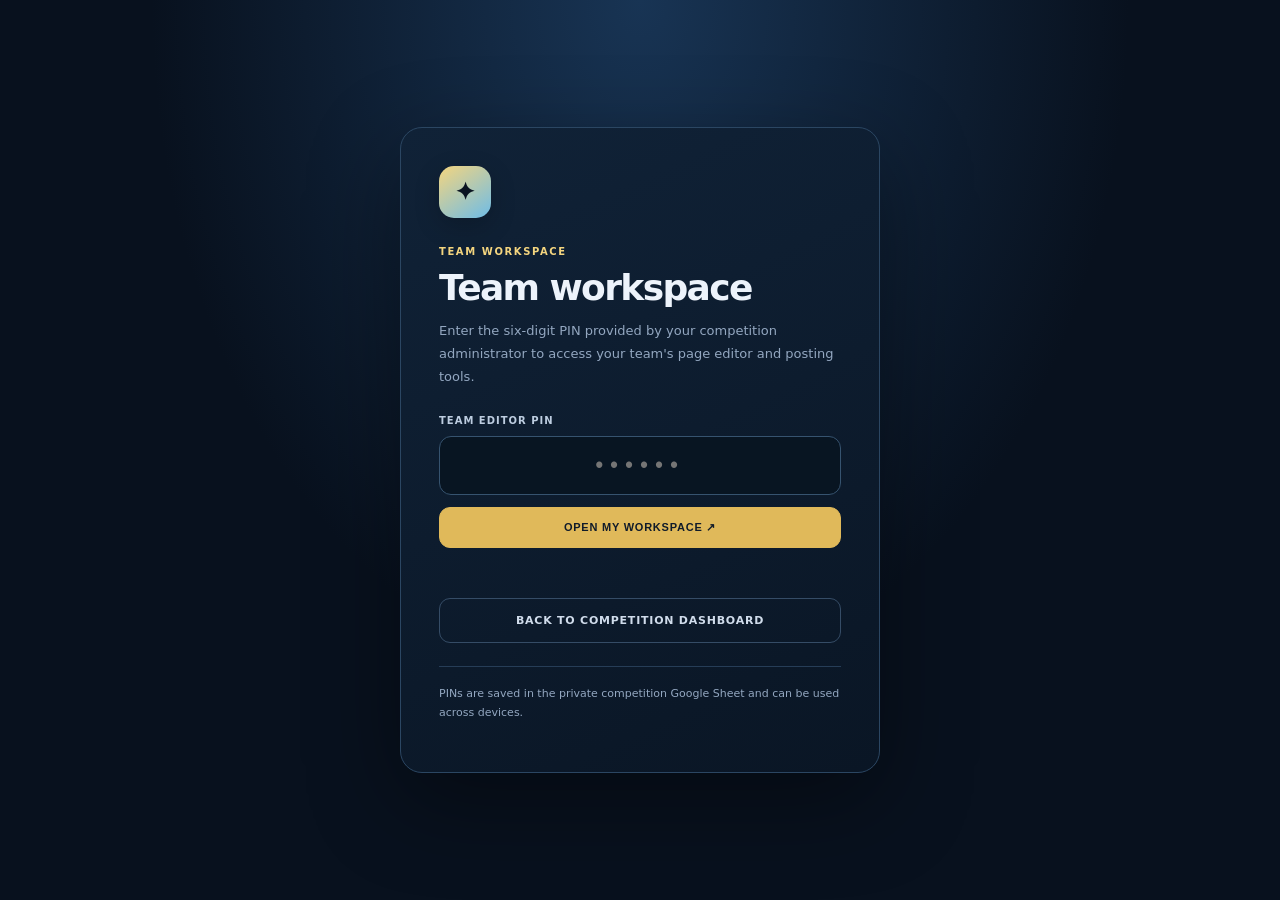
<file: asset-studio.html>
<!doctype html>
<html lang="en">
<head>
<meta charset="utf-8">
<meta name="viewport" content="width=device-width,initial-scale=1">
<title>Competition Dashboard · Asset Studio</title>
<style>
:root{color-scheme:dark;--bg:#0b0d12;--panel:#151922;--line:#303746;--muted:#a8b1c2;--gold:#dfc47e;--text:#f4f2ed;--green:#8fd5ac;--red:#ff9e9e}
*{box-sizing:border-box}body{margin:0;background:radial-gradient(ellipse at 50% -20%,#292d39 0,#11141b 46%,var(--bg) 100%);color:var(--text);font:14px/1.5 system-ui,-apple-system,sans-serif}header{padding:28px clamp(18px,4vw,48px) 22px;border-bottom:1px solid var(--line)}.eyebrow{font-size:11px;letter-spacing:.16em;color:var(--gold);font-weight:800}h1{font-size:clamp(27px,4vw,42px);line-height:1.05;letter-spacing:-.045em;margin:7px 0 10px}p{color:var(--muted);margin:0;max-width:850px}.shell{max-width:1200px;margin:auto;padding:22px;display:grid;grid-template-columns:minmax(0,1.2fr) minmax(280px,.8fr);gap:18px}.panel{background:linear-gradient(145deg,#1a1f2a,#13161e);border:1px solid var(--line);border-radius:16px;padding:18px;min-width:0}.panel h2{font-size:16px;margin:0 0 12px}.preview{min-height:420px;border:1px solid #3a4150;border-radius:12px;display:grid;place-items:center;overflow:hidden;padding:18px;background-color:#171b24;background-image:linear-gradient(45deg,#2b303c 25%,transparent 25%),linear-gradient(-45deg,#2b303c 25%,transparent 25%),linear-gradient(45deg,transparent 75%,#2b303c 75%),linear-gradient(-45deg,transparent 75%,#2b303c 75%);background-size:20px 20px;background-position:0 0,0 10px,10px -10px,-10px 0}.preview img{max-width:100%;max-height:620px;object-fit:contain;display:block}.placeholder{color:#a8b1c2;text-align:center;max-width:260px}.field{display:grid;gap:6px;margin-bottom:15px}.field label{font-size:12px;color:#d0d5df;font-weight:650}input,select{width:100%;background:#0d1016;color:var(--text);border:1px solid #414959;border-radius:9px;padding:11px;font:inherit;min-width:0}input[type=range]{padding:0;accent-color:var(--gold)}input[type=file]{padding:10px}button{border:1px solid #79663d;background:linear-gradient(#e6d193,#c1a45c);color:#17150f;border-radius:9px;padding:11px 14px;font:inherit;font-weight:750;cursor:pointer}button:disabled{opacity:.42;cursor:not-allowed}.secondary{background:#252a35;border-color:#454c5b;color:#f1eee7}.actions{display:flex;flex-wrap:wrap;gap:9px;margin:12px 0}.actions button{flex:1;min-width:140px}.status{min-height:42px;padding:10px 12px;background:#10141c;border:1px solid #303746;border-radius:9px;color:#e4d6a9;font-size:12px;overflow-wrap:anywhere}.status.error{color:var(--red)}.status.success{color:var(--green)}.step{display:flex;align-items:center;gap:10px;padding:11px 0;border-bottom:1px solid #2e3440;color:#dce0e8;font-size:12px}.step:last-of-type{border-bottom:0}.num{width:24px;height:24px;border:1px solid #70613e;border-radius:50%;display:grid;place-items:center;color:var(--gold);font-weight:800;flex:0 0 auto}.small{font-size:11px;color:var(--muted)}.saved{display:grid;gap:8px;margin-top:12px}.saved a{color:#dfc47e;overflow-wrap:anywhere}.saved-row{border:1px solid #3a4150;background:#11151d;border-radius:9px;padding:12px}.saved-row strong{display:block;margin-bottom:4px}.topline{display:flex;justify-content:space-between;align-items:center;gap:10px;margin-bottom:10px}.pill{font-size:10px;letter-spacing:.08em;text-transform:uppercase;border:1px solid #424958;padding:4px 7px;border-radius:20px;color:#cbd2de}.footer{max-width:1200px;margin:auto;padding:0 22px 28px;font-size:11px;color:#858fa1}@media(max-width:780px){.shell{grid-template-columns:1fr;padding:13px}.preview{min-height:300px}header{padding:22px 18px}.panel{padding:14px}}
</style>
</head>
<body>
<header><div class="eyebrow" id="studioEyebrow">COMPETITION DASHBOARD / ASSET LIBRARY</div><h1 id="studioTitle">Asset Studio</h1><p id="studioDescription">Create reusable artwork for your team: card frames and backgrounds can be used in player-card displays and on-field lineups. Import the design, remove only the outside background if needed, then save it to your team asset library.</p><p style="margin-top:10px"><a id="workspaceBack" href="team-workspace.html" style="color:var(--gold)">← Back to team workspace</a></p></header>
<main class="shell">
<section class="panel">
<div class="topline"><h2>Image workspace</h2><span class="pill" id="previewState">No image loaded</span></div>
<div class="preview" id="preview"><div class="placeholder">Your image and transparent result will appear here.</div></div>
<div class="actions"><button type="button" id="chooseBtn">Import image</button><button type="button" id="cleanBtn" disabled>Remove background</button><button type="button" id="originalBtn" class="secondary" disabled>View original</button></div>
<input id="fileInput" type="file" accept="image/png,image/jpeg,image/webp,image/gif,image/bmp,image/avif" hidden>
<div class="field"><label for="tolerance">Background tolerance <strong id="toleranceValue">32</strong></label><input id="tolerance" type="range" min="0" max="100" value="32"><div class="small">Higher tolerance removes a wider range of similar edge colours. Inspect the checkerboard before saving.</div></div>
<div class="status" id="workspaceStatus" role="status" aria-live="polite">Import an image to begin.</div>
</section>
<aside class="panel">
<div class="topline"><h2 id="saveHeading">Save asset</h2><span class="pill" id="storageScope">Google Drive</span></div>
<div class="step"><span class="num">1</span><span>Import the card design, frame, background, or player portrait you want to reuse.</span></div><div class="step"><span class="num">2</span><span>Remove the outside background if needed. Check the preview so you do not erase parts of the design.</span></div><div class="step"><span class="num">3</span><span>Name it and choose <strong>Card frame</strong> or <strong>Card background</strong> for player-card artwork, or <strong>Player portrait</strong> for a player's photo. Save it to the team library.</span></div><div class="hint" style="margin-top:14px;padding:11px;border:1px solid #3a4150;border-radius:9px;background:#11151d;color:#cbd2de;font-size:12px;line-height:1.6">Your saved card artwork becomes a reusable asset for the Team Page Studio, where it can be selected for player-card displays and the on-field lineup. This saves the artwork as an asset; it does not automatically create a player's name, rating, position, or stats.</div>
<div style="height:14px"></div>
<div class="field"><label for="assetName">Asset name</label><input id="assetName" maxlength="90" placeholder="e.g. Gold Icon card background"></div>
<div class="field"><label for="assetCategory">Category</label><select id="assetCategory"><option value="Card background">Card background</option><option value="Card frame">Card frame</option><option value="Player portrait">Player portrait</option><option value="Team crest">Team crest</option><option value="Other">Other</option></select><div class="small">For a designed player-card look, save the border as <strong>Card frame</strong> or the artwork behind the player as <strong>Card background</strong>.</div></div>
<div class="field" id="adminTokenField"><label for="adminToken">Team Workspace code</label><input id="adminToken" type="password" inputmode="numeric" autocomplete="one-time-code" maxlength="6" placeholder="Enter your six-digit team code"></div>
<div class="small" style="margin:-7px 0 14px">Enter the same six-digit PIN you use to open your Team Workspace.</div>
<button id="saveBtn" type="button" disabled style="width:100%">Save asset to Drive</button>
<div style="height:12px"></div><div class="status" id="saveStatus" role="status" aria-live="polite">Nothing saved yet.</div>
<div class="topline" style="margin-top:18px"><h2 id="libraryHeading">Recently saved</h2><button type="button" id="refreshAssets" class="secondary">Refresh</button></div><div class="saved" id="savedAssets"></div>
</aside>
</main>
<div class="footer" id="assetFooter">Uploads are limited to 5 MB per image. Drive access must be authorised in the Apps Script deployment. The saved file link is returned after the server confirms the upload.</div>
<script>
"use strict";
const API_URL="https://script.google.com/macros/s/AKfycbxv6VUDZCsdmWgjQ_QoyXpIwJeH6PvYQ57J9DoxvJGOfi_eCG9wv9p4BOQF1MWjzY9U/exec";
const $=id=>document.getElementById(id);
const studioParams=new URLSearchParams(location.search);
const requestedTeamId=(studioParams.get("team")||"").trim().toUpperCase();
const teamSessionId=sessionStorage.getItem("team-editor-authorized-team")||"";
const teamSessionToken=sessionStorage.getItem("team-editor-session-token")||"";
const teamMode=!!requestedTeamId;
const adminMode=studioParams.get("admin")==="1";
if(teamMode&&(!["A","B","C","D","E"].includes(requestedTeamId)||requestedTeamId!==teamSessionId||!teamSessionToken)){location.replace("team-editor.html");}
if(!teamMode&&!adminMode){location.replace("team-editor.html");}
if(teamMode){$("studioEyebrow").textContent="TEAM "+requestedTeamId+" / TEAM ASSET LIBRARY";$("studioTitle").textContent="Team "+requestedTeamId+" Asset Studio";$("studioDescription").textContent="Upload card images, player portraits, team crests and backgrounds to this team's own asset library. Images are stored in a team-specific Drive folder."; $("adminTokenField").hidden=true;$("saveHeading").textContent="Save to Team "+requestedTeamId;$("storageScope").textContent="Team-scoped Drive";$("libraryHeading").textContent="Team "+requestedTeamId+" saved assets";$("assetFooter").textContent="Uploads are limited to 5 MB per image. The server checks your team session for every upload and library request. Files are organised in separate team folders. Images are link-viewable so published team pages can display them, so treat the image URL as public if shared."; }
const state={file:null,originalUrl:"",cleanBlob:null,cleaned:false,busy:false};
function status(id,message,kind=""){const el=$(id);el.textContent=message;el.className="status"+(kind?" "+kind:"")}
function revokePreview(){if(state.originalUrl){URL.revokeObjectURL(state.originalUrl);state.originalUrl=""}}
function currentBlob(){return state.cleaned&&state.cleanBlob?state.cleanBlob:state.file}
function updateControls(){$("cleanBtn").disabled=!state.file||state.busy;$("originalBtn").disabled=!state.file||state.busy;$("saveBtn").disabled=!state.file||!state.cleaned||!state.cleanBlob||state.busy;$("previewState").textContent=!state.file?"No image loaded":state.cleaned?"Background removed":"Original image"}
function showPreview(blob){revokePreview();const url=URL.createObjectURL(blob);state.originalUrl=url;const img=document.createElement("img");img.alt=state.cleaned?"Image with outside background removed":"Original imported image";img.onload=()=>{};img.onerror=()=>status("workspaceStatus","This file could not be displayed. Try a PNG, JPEG, WebP or GIF image.","error");img.src=url;$("preview").replaceChildren(img);updateControls()}
function readImage(file){return new Promise((resolve,reject)=>{const url=URL.createObjectURL(file),img=new Image();img.onload=()=>{URL.revokeObjectURL(url);resolve(img)};img.onerror=()=>{URL.revokeObjectURL(url);reject(new Error("Could not read this image."))};img.src=url})}
function canvasBlob(canvas){return new Promise((resolve,reject)=>canvas.toBlob(blob=>blob?resolve(blob):reject(new Error("Could not create the transparent PNG.")),"image/png"))}
async function removeBackground(){if(!state.file||state.busy)return;state.busy=true;state.cleanBlob=null;state.cleaned=false;updateControls();status("workspaceStatus","Removing the edge-connected outside background…");try{const img=await readImage(state.file),w=img.naturalWidth,h=img.naturalHeight,n=w*h;if(!w||!h)throw new Error("Image dimensions are invalid.");if(n>18000000)throw new Error("This image exceeds 18 megapixels. Resize it before cleaning.");const canvas=document.createElement("canvas");canvas.width=w;canvas.height=h;const ctx=canvas.getContext("2d",{willReadFrequently:true});ctx.drawImage(img,0,0);const image=ctx.getImageData(0,0,w,h),d=image.data,tol=Number($("tolerance").value),tol2=tol*tol*3,seen=new Uint8Array(n),queue=new Int32Array(n);let head=0,tail=0;function seed(i){if(i<0||i>=n||seen[i])return;seen[i]=1;queue[tail++]=i}for(let x=0;x<w;x++){seed(x);seed((h-1)*w+x)}for(let y=1;y<h-1;y++){seed(y*w);seed(y*w+w-1)}const samples=[];for(let q=0;q<tail;q++){const p=queue[q]*4;if(d[p+3]>0)samples.push([d[p],d[p+1],d[p+2]])}let removed=0;if(samples.length){const avg=samples.reduce((a,c)=>[a[0]+c[0],a[1]+c[1],a[2]+c[2]],[0,0,0]).map(v=>v/samples.length);head=0;tail=0;seen.fill(0);for(let x=0;x<w;x++){seed(x);seed((h-1)*w+x)}for(let y=1;y<h-1;y++){seed(y*w);seed(y*w+w-1)}while(head<tail){const i=queue[head++],p=i*4,dr=d[p]-avg[0],dg=d[p+1]-avg[1],db=d[p+2]-avg[2];if(d[p+3]===0||dr*dr+dg*dg+db*db>tol2)continue;d[p+3]=0;removed++;const x=i%w,y=(i/w)|0;if(x>0)seed(i-1);if(x<w-1)seed(i+1);if(y>0)seed(i-w);if(y<h-1)seed(i+w)}ctx.putImageData(image,0,0)}// Trim only transparent outer margins. Bounds include every remaining visible pixel,
 // preserving separated solid sections and transparent gaps inside the artwork.
 const pixels=ctx.getImageData(0,0,w,h).data;let minX=w,minY=h,maxX=-1,maxY=-1;
 for(let y=0;y<h;y++){for(let x=0;x<w;x++){if(pixels[(y*w+x)*4+3]>0){if(x<minX)minX=x;if(x>maxX)maxX=x;if(y<minY)minY=y;if(y>maxY)maxY=y;}}}
 let finalCanvas=canvas;
 if(maxX>=minX&&maxY>=minY&&(minX>0||minY>0||maxX<w-1||maxY<h-1)){finalCanvas=document.createElement("canvas");finalCanvas.width=maxX-minX+1;finalCanvas.height=maxY-minY+1;finalCanvas.getContext("2d").drawImage(canvas,minX,minY,finalCanvas.width,finalCanvas.height,0,0,finalCanvas.width,finalCanvas.height);}
 state.cleanBlob=await canvasBlob(finalCanvas);state.cleaned=true;showPreview(state.cleanBlob);status("workspaceStatus",samples.length?"Background cleared and transparent outer margins trimmed to the outermost visible pixels. Separate solid sections and internal transparent gaps are preserved.":"Transparent outer margins trimmed to the outermost visible pixels; image content preserved.","success")}catch(error){state.cleanBlob=null;state.cleaned=false;status("workspaceStatus","Background removal failed: "+error.message,"error")}finally{state.busy=false;updateControls()}}
function toDataUrl(blob){return new Promise((resolve,reject)=>{const reader=new FileReader();reader.onload=()=>resolve(String(reader.result));reader.onerror=()=>reject(new Error("Could not prepare the image for upload."));reader.readAsDataURL(blob)})}
function jsonp(params){return new Promise((resolve,reject)=>{const cb="__assetStudio_"+Date.now()+"_"+Math.random().toString(36).slice(2),script=document.createElement("script");let done=false;const timer=setTimeout(()=>finish(new Error("Drive did not confirm the upload in time.")),12000);function finish(error,value){if(done)return;done=true;clearTimeout(timer);try{delete window[cb]}catch{}script.remove();error?reject(error):resolve(value)}window[cb]=value=>finish(null,value);const url=new URL(API_URL);Object.entries(params).forEach(([k,v])=>url.searchParams.set(k,String(v)));url.searchParams.set("callback",cb);url.searchParams.set("_",String(Date.now()));script.onerror=()=>finish(new Error("Could not read the Drive upload status. Check the Apps Script deployment."));script.src=url.toString();document.head.append(script)})}
async function waitForUpload(uploadKey){const deadline=Date.now()+90000;while(Date.now()<deadline){const params=teamMode?{action:"getTeamAssetUpload",teamId:requestedTeamId,sessionToken:teamSessionToken,uploadKey}:{action:"getCompetitionAssetUpload",uploadKey};const result=await jsonp(params);if(result&&result.ok&&!result.pending)return result;if(result&&result.ok===false&&!result.pending)throw new Error(result.error||"Drive upload failed.");await new Promise(resolve=>setTimeout(resolve,1600))}throw new Error("The upload was sent, but Drive did not confirm it within 90 seconds. Check Apps Script Executions before retrying.")}
function renderAssetRow(asset,prepend=false){
 const row=document.createElement("div");row.className="saved-row";
 const title=document.createElement("strong");title.textContent=asset.name||"Untitled asset";
 const meta=document.createElement("div");meta.className="small";meta.textContent=(asset.category||"Other")+" · "+(teamMode?"Team "+requestedTeamId:"shared asset")+" · "+(asset.updatedAt?new Date(asset.updatedAt).toLocaleDateString():"saved to Drive");
 const link=document.createElement("a");link.href=asset.url;link.target="_blank";link.rel="noopener";link.textContent="Open saved asset ↗";
 const id=document.createElement("div");id.className="small";id.textContent="File ID: "+(asset.fileId||asset.id||"");
 const copy=document.createElement("button");copy.className="secondary";copy.textContent="Copy asset URL";copy.style.marginTop="8px";copy.addEventListener("click",async()=>{try{await navigator.clipboard.writeText(asset.url);copy.textContent="Copied"}catch{copy.textContent="Select the link above to copy"}});
 row.append(title,meta,link,id,copy);if(prepend)$("savedAssets").prepend(row);else $("savedAssets").append(row);
}
async function loadTeamAssets(){
 if(!teamMode)return;
 $("refreshAssets").disabled=true;
 try{
  const result=await jsonp({action:"getTeamAssets",teamId:requestedTeamId,sessionToken:teamSessionToken});
  if(!result||!result.ok)throw new Error(result&&result.error||"Could not load this team's assets.");
  $("savedAssets").replaceChildren();
  (result.assets||[]).forEach(asset=>renderAssetRow(asset));
  if(!(result.assets||[]).length){const empty=document.createElement("div");empty.className="small";empty.textContent="No assets saved for Team "+requestedTeamId+" yet."; $("savedAssets").append(empty);}
 }catch(error){status("saveStatus",error.message,"error");}
 finally{$("refreshAssets").disabled=false;}
}
async function saveAsset(){
 if(!state.cleaned||!state.cleanBlob||state.busy)return;
 const token=teamMode?teamSessionToken:$("adminToken").value.trim(),name=$("assetName").value.trim(),category=$("assetCategory").value;
 if(!token){status("saveStatus",teamMode?"Team session expired. Return to the Team Workspace and sign in again.":"Enter the admin token before saving.","error");return}
 if(!name){status("saveStatus","Give this asset a name first.","error");$("assetName").focus();return}
 if(state.cleanBlob.size>5*1024*1024){status("saveStatus","The cleaned PNG is "+(state.cleanBlob.size/1048576).toFixed(2)+" MB. Drive uploads are limited to 5 MB.","error");return}
 state.busy=true;updateControls();$("saveBtn").textContent="Saving…";status("saveStatus",teamMode?"Saving to Team "+requestedTeamId+" Drive folder…":"Preparing the transparent PNG for Drive…");
 try{
  const dataUrl=await toDataUrl(state.cleanBlob),uploadKey=crypto.randomUUID().replace(/-/g,"");
  const payload=teamMode?{action:"uploadTeamAsset",teamId:requestedTeamId,sessionToken:teamSessionToken,uploadKey,assetName:name,category,dataUrl}:{action:"uploadCompetitionAsset",adminToken:token,uploadKey,assetName:name,category,dataUrl};
  await fetch(API_URL,{method:"POST",mode:"no-cors",headers:{"Content-Type":"text/plain;charset=UTF-8"},body:JSON.stringify(payload)});
  status("saveStatus","Upload sent. Waiting for Google Drive to confirm…");
  const result=await waitForUpload(uploadKey);
  renderAssetRow(result,true);
  status("saveStatus",teamMode?"Saved to Team "+requestedTeamId+" asset library.":"Saved to Google Drive and confirmed.","success");
  if(!teamMode)$("adminToken").value="";
  if(teamMode)await loadTeamAssets();
 }catch(error){status("saveStatus",error.message,"error")}
 finally{state.busy=false;$("saveBtn").textContent=teamMode?"Save to Team "+requestedTeamId:"Save asset to Drive";updateControls()}
}
$("chooseBtn").addEventListener("click",()=>$("fileInput").click());$("fileInput").addEventListener("change",e=>{const file=e.target.files&&e.target.files[0];if(!file)return;if(!/^image\/(png|jpeg|webp|gif|bmp|avif)$/i.test(file.type)&&! /\.(png|jpe?g|webp|gif|bmp|avif)$/i.test(file.name)){status("workspaceStatus","Choose a PNG, JPEG, WebP, GIF, BMP or AVIF image.","error");return}if(file.size>5*1024*1024){status("workspaceStatus","This image is larger than the 5 MB upload limit.","error");return}state.file=file;state.cleanBlob=null;state.cleaned=false;$("assetName").value=file.name.replace(/\.[^.]+$/,"").replace(/[-_]+/g," ");showPreview(file);status("workspaceStatus","Image loaded. Remove the outside background, then inspect the transparent result.","success");status("saveStatus","Remove the background before saving.");});$("cleanBtn").addEventListener("click",removeBackground);$("originalBtn").addEventListener("click",()=>{if(!state.file)return;state.cleaned=false;state.cleanBlob=null;showPreview(state.file);status("workspaceStatus","Showing the original image. Remove the background again before saving.")});$("tolerance").addEventListener("input",e=>{$("toleranceValue").textContent=e.target.value});$("tolerance").addEventListener("change",()=>{if(state.file&&!state.busy)removeBackground()});$("saveBtn").addEventListener("click",saveAsset);$("refreshAssets").addEventListener("click",loadTeamAssets);if(teamMode){$("saveBtn").textContent="Save to Team "+requestedTeamId;loadTeamAssets()}updateControls();
</script>
</body>
</html>
</file>
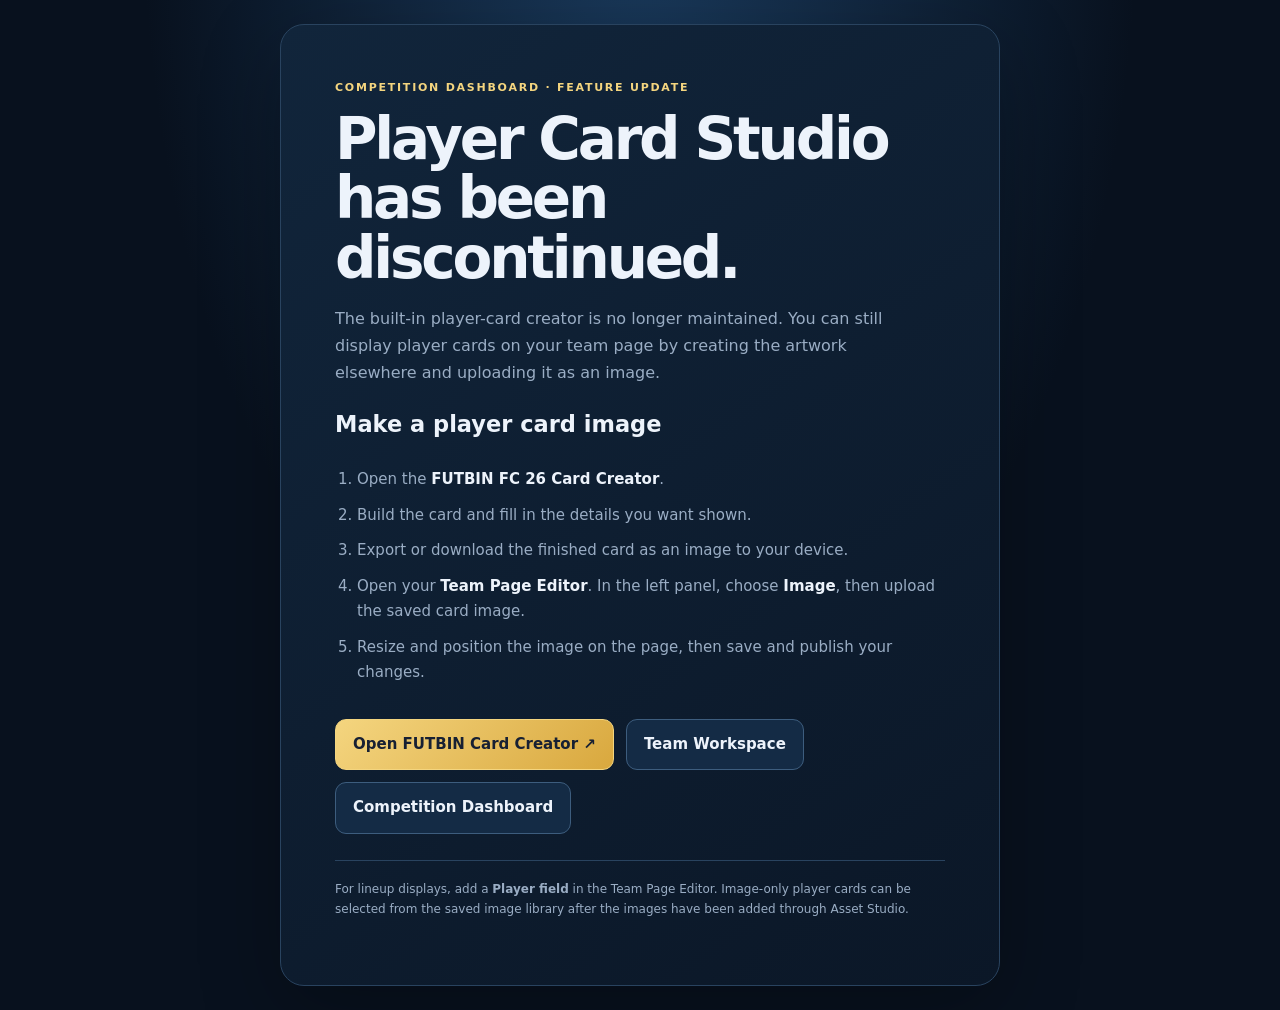
<file: player-card-studio.html>
<!doctype html>
<html lang="en">
<head>
<meta charset="utf-8">
<meta name="viewport" content="width=device-width,initial-scale=1">
<meta name="theme-color" content="#08111e">
<title>Player Card Creator Discontinued · Competition Dashboard</title>
<style>
:root{color-scheme:dark;--bg:#08111e;--panel:#102139;--line:#29435f;--text:#edf3fb;--muted:#9aadc4;--gold:#f4d57f;--blue:#83c9f0}
*{box-sizing:border-box}body{margin:0;min-height:100vh;display:grid;place-items:center;padding:24px;background:radial-gradient(ellipse at 50% -10%,#1a3b5e,transparent 55%),var(--bg);color:var(--text);font:15px/1.7 Inter,system-ui,-apple-system,BlinkMacSystemFont,"Segoe UI",sans-serif}
main{width:min(100%,720px);padding:clamp(24px,6vw,54px);border:1px solid var(--line);border-radius:24px;background:linear-gradient(145deg,#11253b,#0b1727);box-shadow:0 24px 80px #0004}
.kicker{margin:0 0 12px;color:var(--gold);font-size:11px;font-weight:900;letter-spacing:.16em;text-transform:uppercase}
h1{margin:0;font-size:clamp(34px,7vw,58px);line-height:1.03;letter-spacing:-.055em}
p,li{color:var(--muted)}.lead{font-size:16px;max-width:590px}.steps{padding-left:22px}.steps li{padding:5px 0}.steps strong{color:var(--text)}
.actions{display:flex;flex-wrap:wrap;gap:12px;margin-top:28px}.button{display:inline-flex;align-items:center;justify-content:center;min-height:46px;padding:12px 17px;border:1px solid #3d5d7e;border-radius:11px;background:#142b45;color:var(--text);font-weight:850;text-decoration:none}.button.primary{background:linear-gradient(135deg,#f4d57f,#d9a83e);border-color:#f4d57f;color:#172033}.button:hover{filter:brightness(1.08)}.note{margin-top:26px;padding-top:18px;border-top:1px solid var(--line);font-size:12px}
</style>
</head>
<body>
<main>
<p class="kicker">Competition Dashboard · Feature update</p>
<h1>Player Card Studio has been discontinued.</h1>
<p class="lead">The built-in player-card creator is no longer maintained. You can still display player cards on your team page by creating the artwork elsewhere and uploading it as an image.</p>
<h2>Make a player card image</h2>
<ol class="steps">
<li>Open the <strong>FUTBIN FC 26 Card Creator</strong>.</li>
<li>Build the card and fill in the details you want shown.</li>
<li>Export or download the finished card as an image to your device.</li>
<li>Open your <strong>Team Page Editor</strong>. In the left panel, choose <strong>Image</strong>, then upload the saved card image.</li>
<li>Resize and position the image on the page, then save and publish your changes.</li>
</ol>
<div class="actions">
<a class="button primary" href="https://www.futbin.com/26/fut-card-creator" target="_blank" rel="noopener noreferrer">Open FUTBIN Card Creator ↗</a>
<a class="button" href="team-workspace.html">Team Workspace</a>
<a class="button" href="index.html">Competition Dashboard</a>
</div>
<p class="note">For lineup displays, add a <strong>Player field</strong> in the Team Page Editor. Image-only player cards can be selected from the saved image library after the images have been added through Asset Studio.</p>
</main>
</body>
</html>
</file>
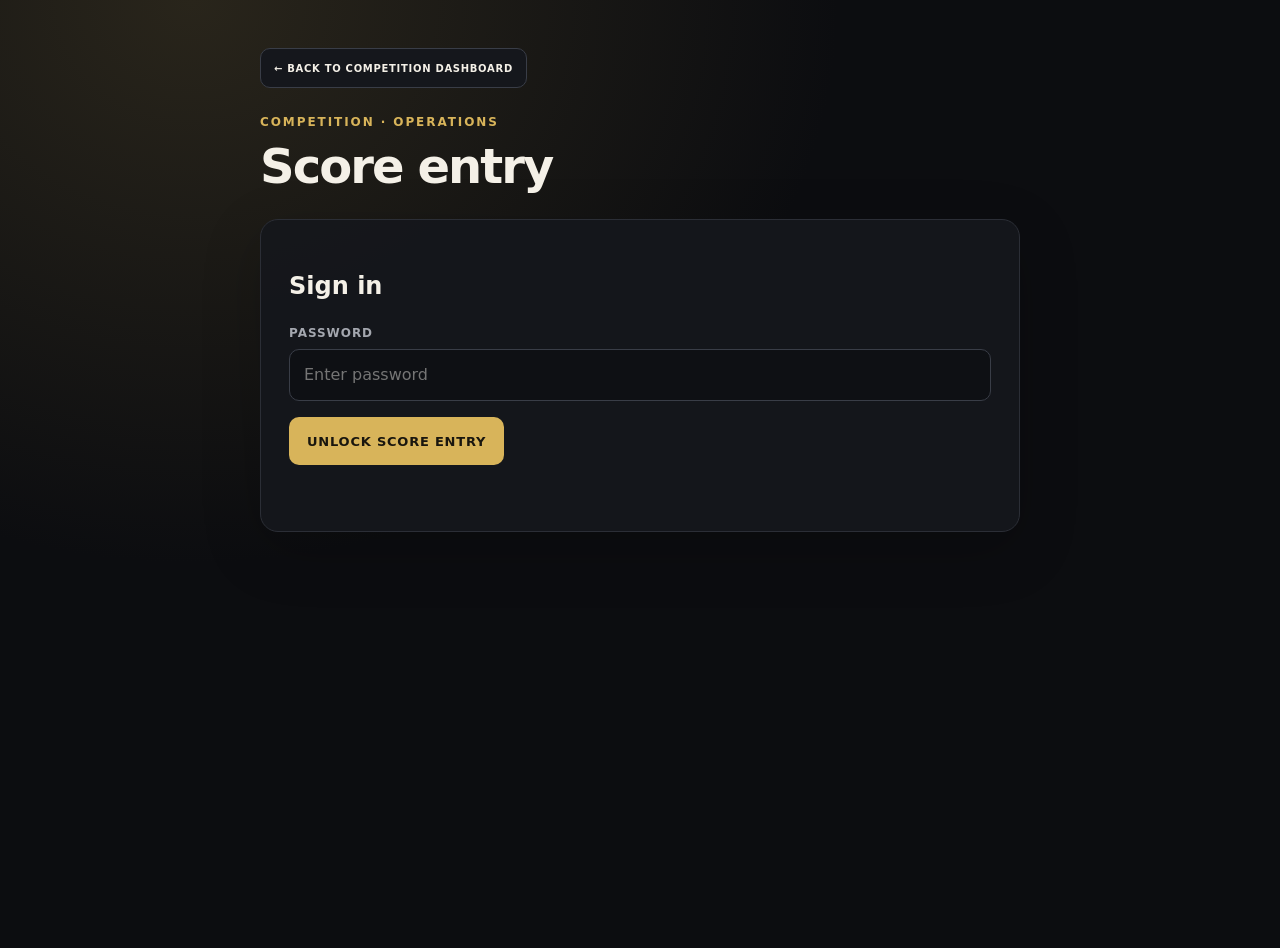
<file: score-entry.html>
<!doctype html>
<html lang="en">
<head>
<meta charset="utf-8">
<meta name="viewport" content="width=device-width,initial-scale=1">
<title>Score Entry Portal</title>
<style>
:root{color-scheme:dark;--bg:#0c0d10;--panel:#15171c;--line:#2b2e36;--text:#f4f0e7;--muted:#a4a7af;--gold:#d8b45a;--good:#69d2a1;--bad:#ff8888}
*{box-sizing:border-box}body{margin:0;background:radial-gradient(ellipse at 15% 0%,#29251b 0,transparent 42%),var(--bg);color:var(--text);font:16px/1.5 system-ui,-apple-system,sans-serif;min-height:100vh}
main{width:min(760px,calc(100% - 32px));margin:48px auto}header{margin-bottom:28px}.back-dashboard{display:inline-flex;align-items:center;gap:8px;min-height:40px;margin-bottom:25px;padding:10px 13px;border:1px solid #393d47;border-radius:10px;background:#15171c;color:var(--text);font-size:10px;font-weight:900;letter-spacing:.07em;text-decoration:none;transition:background .16s,border-color .16s,transform .16s}.back-dashboard:hover{background:#20242b;border-color:#6d5b30;transform:translateX(-2px)}.back-dashboard:focus-visible{outline:2px solid var(--gold);outline-offset:3px}.eyebrow{color:var(--gold);font-size:12px;font-weight:800;letter-spacing:.16em;text-transform:uppercase}h1{font-size:clamp(30px,6vw,48px);line-height:1.05;letter-spacing:-.04em;margin:10px 0}p{color:var(--muted)}.panel{background:rgba(21,23,28,.94);border:1px solid var(--line);border-radius:18px;padding:clamp(18px,4vw,28px);margin:18px 0;box-shadow:0 18px 60px #0003}.field{display:grid;gap:7px;margin:16px 0}label{font-size:12px;color:var(--muted);font-weight:800;letter-spacing:.08em;text-transform:uppercase}input,select{width:100%;background:#0e1014;border:1px solid #393d47;border-radius:10px;padding:13px 14px;color:var(--text);font:inherit;min-height:48px}input:focus,select:focus{outline:2px solid var(--gold);outline-offset:2px}.scores{display:grid;grid-template-columns:1fr 1fr;gap:14px}.score-input{font-size:28px;font-weight:750;text-align:center}.button{background:var(--gold);border:0;border-radius:10px;color:#19160e;font:800 13px system-ui,sans-serif;letter-spacing:.06em;padding:15px 18px;min-height:48px;cursor:pointer}.button:disabled{opacity:.55;cursor:wait}.button.secondary{background:transparent;color:var(--text);border:1px solid var(--line)}.status{min-height:24px;margin-top:14px;font-size:14px;color:var(--muted);overflow-wrap:anywhere}.status.good{color:var(--good)}.status.bad{color:var(--bad)}.completion{display:flex;align-items:center;gap:9px;margin:10px 0 16px;padding:11px 13px;border:1px solid var(--line);border-radius:10px;background:#101216;font-size:13px;font-weight:800}.completion-dot{width:9px;height:9px;border-radius:50%;background:#a4a7af;flex:none}.completion.done{color:var(--good);border-color:#315a49}.completion.done .completion-dot{background:var(--good);box-shadow:0 0 12px #69d2a155}.completion.pending{color:#e2c578}.completion.pending .completion-dot{background:#e2c578}.hidden{display:none!important}.row{display:flex;gap:12px;align-items:center;flex-wrap:wrap}.row .button{flex:1}.small{font-size:12px;color:var(--muted)}footer{margin-top:30px;font-size:12px;color:var(--muted)}@media(max-width:520px){main{margin:28px auto}.scores{gap:9px}.panel{border-radius:14px}}
</style>
</head>
<body>
<main>
<header><a class="back-dashboard" href="index.html">← BACK TO COMPETITION DASHBOARD</a><div class="eyebrow">Competition · Operations</div><h1>Score entry</h1></header>
<section class="panel" id="loginPanel">
<h2>Sign in</h2>
<div class="field"><label for="code">Password</label><input id="code" type="password" autocomplete="current-password" placeholder="Enter password"></div>
<button class="button" id="unlock">UNLOCK SCORE ENTRY</button><div class="status" id="loginStatus" role="status" aria-live="polite"></div>
</section>
<section class="panel hidden" id="entryPanel">
<div class="row"><h2 style="margin:0;flex:1">Official result</h2><button class="button secondary" id="lock" type="button">LOCK PORTAL</button></div>
<div class="field"><label for="fixture">Fixture</label><select id="fixture"><option value="">Loading fixtures…</option></select></div>
 <div class="completion pending" id="completionStatus" role="status" aria-live="polite"><span class="completion-dot"></span><span id="completionText">Select a match to see its status.</span></div>
<div class="scores">
<div class="field"><label id="homeLabel" for="homeScore">Home score</label><input class="score-input" id="homeScore" type="number" min="0" max="99" step="1" inputmode="numeric" placeholder="0"></div>
<div class="field"><label id="awayLabel" for="awayScore">Away score</label><input class="score-input" id="awayScore" type="number" min="0" max="99" step="1" inputmode="numeric" placeholder="0"></div>
</div>
<div class="row"><button class="button" id="save">SAVE OFFICIAL RESULT</button><button class="button secondary" id="refresh" type="button">REFRESH DATA</button></div>
<div class="status" id="saveStatus" role="status" aria-live="polite"></div>

</section>

</main>
<script>
"use strict";
const API_URL = "https://script.google.com/macros/s/AKfycbxv6VUDZCsdmWgjQ_QoyXpIwJeH6PvYQ57J9DoxvJGOfi_eCG9wv9p4BOQF1MWjzY9U/exec";
const CSV_URL = "https://docs.google.com/spreadsheets/d/e/2PACX-1vT2tLmAB4OB6uWLeBeCSWLMarzK9RjelvVTJRGqsm94yVijiT25leyXnPWhJybPtoyMKUgfBL6tTzFe/pub?output=csv";
let scoreSessionToken = "";
let fixtures = [];
let savedResults = [];
 let displayNames = Object.fromEntries(["A","B","C","D","E"].map(id=>["Team "+id,"Team "+id]));
 function displayTeam(team){return displayNames[team]||team;}
const $ = id => document.getElementById(id);
function status(id, message, kind="") { const el=$(id); el.textContent=message; el.className="status"+(kind?" "+kind:""); }
function post(payload) { return fetch(API_URL,{method:"POST",mode:"no-cors",headers:{"Content-Type":"text/plain;charset=UTF-8"},body:JSON.stringify(payload)}); }
function get(action, params={}) {
 return new Promise((resolve,reject)=>{
  const callback="scorePortalCb"+Math.random().toString(36).slice(2);
  const url=new URL(API_URL);url.searchParams.set("action",action);url.searchParams.set("callback",callback);url.searchParams.set("_",String(Date.now()));
  Object.entries(params).forEach(([k,v])=>url.searchParams.set(k,String(v)));
  const script=document.createElement("script");let done=false;
  const finish=(err,value)=>{if(done)return;done=true;delete window[callback];script.remove();err?reject(err):resolve(value);};
  window[callback]=value=>finish(null,value);script.onerror=()=>finish(new Error("Could not reach Apps Script."));script.src=url.toString();document.head.appendChild(script);
  setTimeout(()=>finish(new Error("Request timed out.")),10000);
 });
}
function parseCSV(text){
 const rows=[];let row=[],value="",quoted=false;
 for(let i=0;i<text.length;i++){const c=text[i],n=text[i+1];if(c==='"'&&quoted&&n==='"'){value+='"';i++;continue;}if(c==='"'){quoted=!quoted;continue;}if((c==="\n"||c==="\r")&&!quoted){if(c==="\r"&&n==="\n")i++;row.push(value);if(row.some(v=>v.trim()))rows.push(row);row=[];value="";continue;}if(c===", "&&!quoted){row.push(value);value="";continue;}if(c===","&&!quoted){row.push(value);value="";continue;}value+=c;}
 if(value!==""||row.length){row.push(value);if(row.some(v=>v.trim()))rows.push(row);}return rows;
}
// Keep finals seeding aligned with script.js: the dashboard's Glicko-2
// rating calculation, including its rating-period grouping and margin weights.
const RATING={start:1000,initialRD:203.57,initialVolatility:0.0894,tau:0.5638,epsilon:0.000001,scale:173.7178};
function ratingState(rating,rd,volatility){return{rating,rd,volatility,mu:(rating-RATING.start)/RATING.scale,phi:rd/RATING.scale};}
function ratingFromState(state){return{rating:RATING.start+state.mu*RATING.scale,rd:state.phi*RATING.scale,volatility:state.volatility,mu:state.mu,phi:state.phi};}
function ratingG(phi){return 1/Math.sqrt(1+3*phi*phi/(Math.PI*Math.PI));}
function ratingExpected(mu,opponentMu,opponentPhi){const g=ratingG(opponentPhi);return 1/(1+Math.exp(-g*(mu-opponentMu)));}
function ratingVolatility(phi,sigma,delta,variance){
 const a=Math.log(sigma*sigma),tauSquared=RATING.tau*RATING.tau;
 const f=x=>{const expX=Math.exp(x),numerator=expX*(delta*delta-phi*phi-variance-expX),denominator=2*Math.pow(phi*phi+variance+expX,2);return numerator/denominator-(x-a)/tauSquared;};
 let A=a,B;
 if(delta*delta>phi*phi+variance)B=Math.log(delta*delta-phi*phi-variance);
 else{let k=1;B=a-k*RATING.tau;while(f(B)<0&&k<100){k++;B=a-k*RATING.tau;}}
 let fA=f(A),fB=f(B),iterations=0;
 while(Math.abs(B-A)>RATING.epsilon&&iterations<100){const C=A+((A-B)*fA)/(fB-fA),fC=f(C);if(fC*fB<0){A=B;fA=fB;}else fA/=2;B=C;fB=f(B);iterations++;}
 return Math.exp(A/2);
}
function updateRatingPeriod(state,results){
 const phi=state.phi,sigma=state.volatility;
 if(!results.length)return ratingFromState({mu:state.mu,phi:Math.sqrt(phi*phi+sigma*sigma),volatility:sigma});
 let sumVariance=0,sumResidual=0;
 results.forEach(result=>{const g=ratingG(result.opponent.phi),expected=ratingExpected(state.mu,result.opponent.mu,result.opponent.phi),weight=result.weight??1;sumVariance+=weight*g*g*expected*(1-expected);sumResidual+=weight*g*(result.score-expected);});
 if(sumVariance<=0)return ratingFromState({mu:state.mu,phi:Math.sqrt(phi*phi+sigma*sigma),volatility:sigma});
 const variance=1/sumVariance,delta=variance*sumResidual,newVolatility=ratingVolatility(phi,sigma,delta,variance),phiStar=Math.sqrt(phi*phi+newVolatility*newVolatility),newPhi=1/Math.sqrt(1/(phiStar*phiStar)+1/variance),newMu=state.mu+newPhi*newPhi*sumResidual;
 return ratingFromState({mu:newMu,phi:newPhi,volatility:newVolatility});
}
function dashboardRatings(activeGames,resultsById){
 const states={},stats={};
 ["Team A","Team B","Team C","Team D","Team E"].forEach(team=>{states[team]=ratingState(RATING.start,RATING.initialRD,RATING.initialVolatility);stats[team]={team,wins:0,draws:0,losses:0,pf:0,pa:0,diff:0};});
 for(let start=0;start<activeGames.length;start+=2){
  const round=activeGames.slice(start,start+2),pre={};Object.keys(states).forEach(team=>pre[team]={...states[team]});
  const byTeam={};Object.keys(states).forEach(team=>byTeam[team]=[]);
  round.forEach(game=>{
   const result=resultsById.get(game.id);if(!result||result.homeScore==null||result.awayScore==null||result.homeScore===""||result.awayScore===""||!game.home||!game.away)return;
   const homeScore=Number(result.homeScore),awayScore=Number(result.awayScore);if(!Number.isFinite(homeScore)||!Number.isFinite(awayScore))return;
   const outcome=homeScore>awayScore?1:homeScore<awayScore?0:0.5,margin=homeScore===awayScore?1:Math.max(0,Math.min(4,Math.log(Math.abs(homeScore-awayScore)+1)*1.6/1.8));
   byTeam[game.home].push({opponent:pre[game.away],score:outcome,weight:margin});
   byTeam[game.away].push({opponent:pre[game.home],score:1-outcome,weight:margin});
   const h=stats[game.home],a=stats[game.away];h.pf+=homeScore;h.pa+=awayScore;a.pf+=awayScore;a.pa+=homeScore;
   if(homeScore>awayScore){h.wins++;a.losses++;}else if(homeScore<awayScore){a.wins++;h.losses++;}else{h.draws++;a.draws++;}
  });
  Object.keys(states).forEach(team=>states[team]=updateRatingPeriod(pre[team],byTeam[team]));
 }
 Object.keys(stats).forEach(team=>{stats[team].diff=stats[team].pf-stats[team].pa;stats[team].elo=states[team].rating;});
 return Object.values(stats).sort((a,b)=>b.elo-a.elo||b.diff-a.diff||b.wins-a.wins||b.pf-a.pf);
}
async function loadData(){
 status("saveStatus","Loading matches…");
 const [csvResponse,resultResponse,settingsResponse,teamSettingsResponse]=await Promise.all([
  fetch(CSV_URL+"&cacheBust="+Date.now()).then(r=>{if(!r.ok)throw new Error("Fixture sheet could not be loaded.");return r.text();}),
  get("getMatchResults"),
  get("getCompetitionSettings").catch(()=>null),
  get("getTeamSettings").catch(()=>null)
 ]);
 const rows=parseCSV(csvResponse);if(rows.length<2)throw new Error("No fixtures were found in the published CSV.");
 const allRows=rows.slice(1).map(r=>({id:Number(String(r[0]||"").trim()),home:String(r[1]||"").trim(),homeScore:r[2],away:String(r[3]||"").trim(),awayScore:r[4],stage:String(r[5]||"REGULAR").trim().toUpperCase()})).filter(f=>Number.isInteger(f.id));
 if(!resultResponse?.ok||!Array.isArray(resultResponse.results))throw new Error("Could not load results.");
 savedResults=resultResponse.results;
  if(teamSettingsResponse?.ok&&Array.isArray(teamSettingsResponse.teams)){
   teamSettingsResponse.teams.forEach(team=>{const id=String(team.teamId||"").toUpperCase();const name=String(team.displayName||"").trim();if(/^[A-E]$/.test(id)&&name)displayNames["Team "+id]=name;});
  }
 const perTeam=Number(settingsResponse?.gamesPerTeam);
 const gamesPerTeam=Number.isInteger(perTeam)&&perTeam>=3&&perTeam<=32?perTeam:16;
 const activeRegularCount=gamesPerTeam*5/2;
 const regular=allRows.filter(f=>(f.stage||"REGULAR")==="REGULAR"&&f.home&&f.away).sort((a,b)=>a.id-b.id).slice(0,activeRegularCount);
 const finals=allRows.filter(f=>f.stage==="FINAL"||f.stage==="GRAND FINAL").sort((a,b)=>a.id-b.id);
 const resultsById=new Map(savedResults.map(r=>[Number(r.matchId),r]));
 // Use the same Glicko-2 engine and ladder tie-breaks as the live dashboard.
 const standings=dashboardRatings(regular,resultsById);
 // Finals follow the dashboard bracket: #1 v #4 and #2 v #3, then winners/losers.
 const opening=finals.filter(f=>f.stage==="FINAL");
 const final1=opening[0],final2=opening[1],final3=opening[2];
 const grand=finals.find(f=>f.stage==="GRAND FINAL");
 const resultFor=f=>f&&resultsById.get(f.id);
 const ratingByTeam=new Map(standings.map(team=>[team.team,team.elo]));
 const winner=f=>{const r=resultFor(f);if(!f||!r||r.homeScore==null||r.awayScore==null||r.homeScore===""||r.awayScore==="")return "";const h=Number(r.homeScore),a=Number(r.awayScore);if(h===a)return (ratingByTeam.get(f.home)??0)>=(ratingByTeam.get(f.away)??0)?f.home:f.away;return h>a?f.home:f.away;};
 const loser=f=>{const w=winner(f);return !w?"":w===f.home?f.away:f.home;};
 const finalFixtures=[];
 if(final1&&standings.length>=4)finalFixtures.push({...final1,home:standings[0].team,away:standings[3].team});
 if(final2&&standings.length>=4)finalFixtures.push({...final2,home:standings[1].team,away:standings[2].team});
 const f1=finalFixtures.find(f=>f.id===final1?.id),f2=finalFixtures.find(f=>f.id===final2?.id);
 if(grand&&f1&&f2&&winner(f1)&&winner(f2))finalFixtures.push({...grand,home:winner(f1),away:winner(f2)});
 if(final3&&f1&&f2&&loser(f1)&&loser(f2))finalFixtures.push({...final3,home:loser(f1),away:loser(f2)});
 fixtures=[...regular,...finalFixtures].filter(f=>f.home&&f.away);
 const select=$("fixture"),previous=select.value;select.innerHTML="";
 fixtures.forEach(f=>{const o=document.createElement("option");o.value=String(f.id);o.textContent=fixtureLabel(f);select.appendChild(o);});
 if(previous&&fixtures.some(f=>String(f.id)===previous))select.value=previous;
 fillScores();status("saveStatus","Matches loaded.","good");
}
function selectedFixture(){return fixtures.find(f=>f.id===Number($("fixture").value));}
function savedFor(id){return savedResults.find(r=>Number(r.matchId)===id);}
function isCompleted(f){const r=f&&savedFor(f.id);return Boolean(r&&r.homeScore!==null&&r.homeScore!==""&&r.awayScore!==null&&r.awayScore!=="");}
function fixtureLabel(f){return (f.stage==="REGULAR"?"Game "+f.id:f.stage+" · Game "+f.id)+" · "+displayTeam(f.home)+" vs "+displayTeam(f.away)+" · "+(isCompleted(f)?"COMPLETED":"NOT COMPLETED");}
function refreshFixtureLabels(){const select=$("fixture");Array.from(select.options).forEach(o=>{const f=fixtures.find(item=>String(item.id)===o.value);if(f)o.textContent=fixtureLabel(f);});}
function updateCompletionStatus(f){
 const el=$("completionStatus"),label=$("completionText");
 if(!f){el.className="completion pending";label.textContent="Select a match to see its status.";return;}
 const done=isCompleted(f);el.className="completion "+(done?"done":"pending");
 label.textContent=done?"MATCH COMPLETED · Official score: "+savedFor(f.id).homeScore+"–"+savedFor(f.id).awayScore:"MATCH NOT COMPLETED · No official result saved";
}
function fillScores(){
 const f=selectedFixture();if(!f){updateCompletionStatus(null);return;}
 $("homeLabel").textContent=displayTeam(f.home)+" score";$("awayLabel").textContent=displayTeam(f.away)+" score";
 const r=savedFor(f.id);
 $("homeScore").value=r&&r.homeScore!==null&&r.homeScore!==""?r.homeScore:"";
 $("awayScore").value=r&&r.awayScore!==null&&r.awayScore!==""?r.awayScore:"";
 updateCompletionStatus(f);
 status("saveStatus",isCompleted(f)?"Current official score: "+r.homeScore+"–"+r.awayScore+".":"No official result recorded for this fixture.");
}
async function unlock(){
 const code=$("code").value;
 if(!code){status("loginStatus","Enter your password.","bad");return;}
 $("unlock").disabled=true;status("loginStatus","Verifying password…");
 const nonce=Array.from(crypto.getRandomValues(new Uint8Array(24))).map(b=>b.toString(16).padStart(2,"0")).join("");
 try{
  await post({action:"createScoreEditorSession",scoreEditorCode:code,nonce});
  let session=null;
  for(let i=0;i<8;i++){await new Promise(r=>setTimeout(r,350));try{session=await get("getScoreEditorSession",{nonce});if(session?.ok&&session.sessionToken)break;}catch{}}
  if(!session?.ok||!session.sessionToken)throw new Error("Could not sign in. Check your password and try again.");
  scoreSessionToken=session.sessionToken;$("loginPanel").classList.add("hidden");$("entryPanel").classList.remove("hidden");
  try{await loadData();}catch{status("saveStatus","Could not load matches. Refresh and try again.","bad");}
 }catch(e){scoreSessionToken="";status("loginStatus","Could not sign in. Check your password and try again.","bad");}
 finally{$("unlock").disabled=false;}
}
async function save(){
 const f=selectedFixture(),h=$("homeScore").value,a=$("awayScore").value;
 if(!scoreSessionToken){status("saveStatus","Session expired. Unlock the portal again.","bad");return;}
 if(!f){status("saveStatus","Choose a fixture first.","bad");return;}
 if(h===""||a===""||!Number.isInteger(Number(h))||!Number.isInteger(Number(a))||Number(h)<0||Number(a)<0||Number(h)>99||Number(a)>99){status("saveStatus","Enter whole-number scores from 0 to 99.","bad");return;}
 if(!confirm("Save Game "+f.id+": "+displayTeam(f.home)+" "+h+"–"+a+" "+displayTeam(f.away)+"? This changes the official result."))return;
 $("save").disabled=true;status("saveStatus","Saving score…");
 try{
  await post({action:"submitMatchResult",scoreSessionToken,matchId:f.id,homeScore:Number(h),awayScore:Number(a)});
  let verified=null;
  for(let i=0;i<8;i++){await new Promise(r=>setTimeout(r,500));try{const response=await get("getMatchResults");verified=response?.ok&&Array.isArray(response.results)?response.results.find(r=>Number(r.matchId)===f.id):null;if(verified&&Number(verified.homeScore)===Number(h)&&Number(verified.awayScore)===Number(a))break;}catch{}}
  if(!verified||Number(verified.homeScore)!==Number(h)||Number(verified.awayScore)!==Number(a))throw new Error("Could not confirm the save. Refresh before trying again.");
  savedResults=savedResults.filter(r=>Number(r.matchId)!==f.id);savedResults.push(verified);refreshFixtureLabels();updateCompletionStatus(f);
  status("saveStatus","Score saved.","good");
 }catch(e){status("saveStatus",e.message==="Could not confirm the save. Refresh before trying again."?e.message:"Could not save score. Refresh and try again.","bad");}
 finally{$("save").disabled=false;}
}
function lock(){scoreSessionToken="";sessionStorage.removeItem("score-entry-session-token");$("code").value="";$("entryPanel").classList.add("hidden");$("loginPanel").classList.remove("hidden");status("loginStatus","Portal locked.");}
$("unlock").addEventListener("click",unlock);$("code").addEventListener("keydown",e=>{if(e.key==="Enter")unlock();});$("fixture").addEventListener("change",fillScores);$("save").addEventListener("click",save);$("refresh").addEventListener("click",()=>loadData().catch(()=>status("saveStatus","Could not load matches. Refresh and try again.","bad")));$("lock").addEventListener("click",lock);
const gatewaySession=sessionStorage.getItem("score-entry-session-token");
if(/^[a-f0-9]{64}$/.test(gatewaySession||"")){
 sessionStorage.removeItem("score-entry-session-token");scoreSessionToken=gatewaySession;
 $("loginPanel").classList.add("hidden");$("entryPanel").classList.remove("hidden");
 loadData().catch(()=>status("saveStatus","Signed in, but match data could not be loaded. Refresh and try again.","bad"));
}
</script>
<script src="team-names.js"></script>
<script src="image-editor.js"></script>
</body>
</html>
</file>
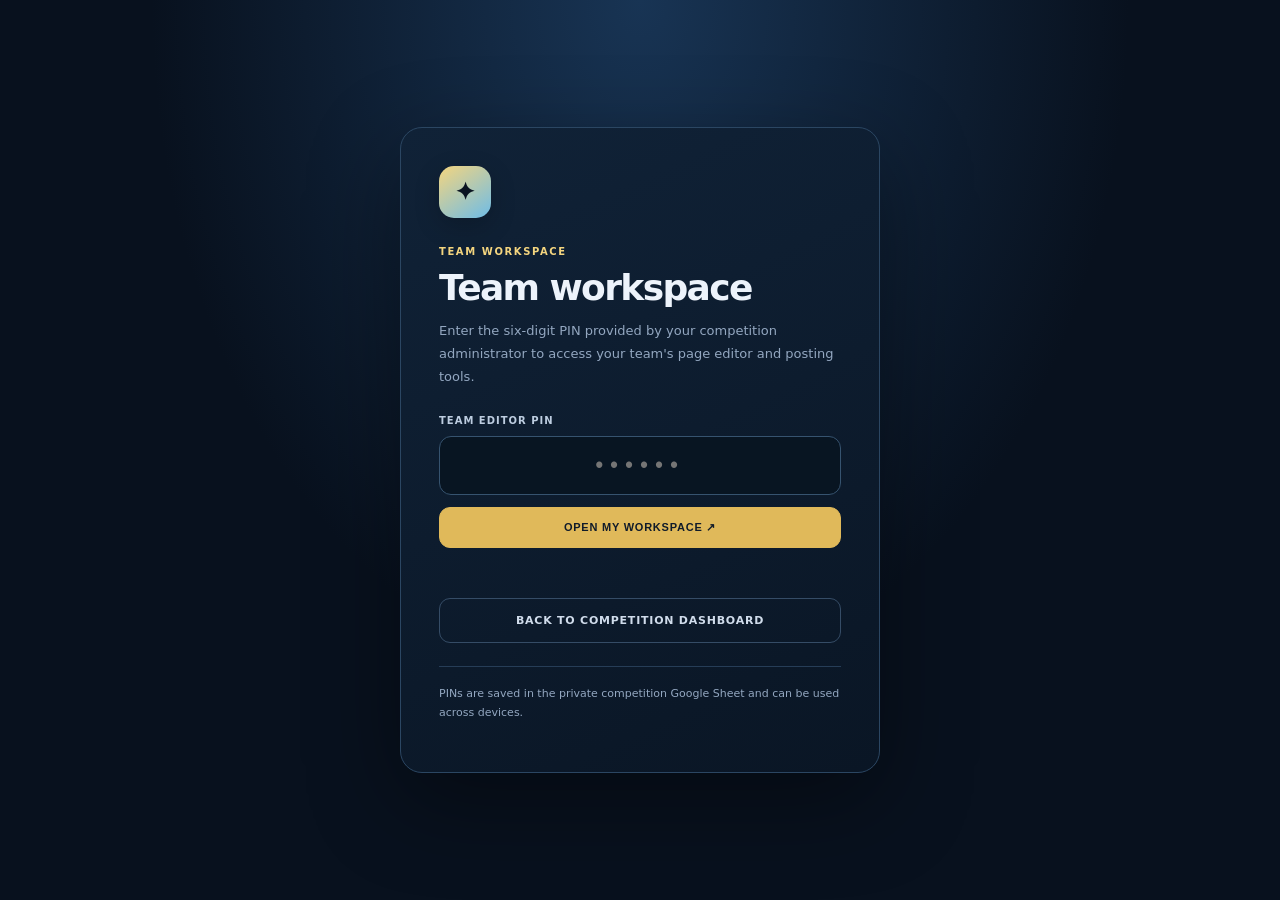
<file: team-editor.html>
<!doctype html>
<html lang="en">
<head>
<meta charset="utf-8">
<meta name="viewport" content="width=device-width,initial-scale=1">
<title>Team Workspace Access</title>
<style>:root{color-scheme:dark;--bg:#08111e;--panel:#0d1a2b;--line:#263d57;--text:#edf3fb;--muted:#93a7c0;--accent:#e0b95a;--accent-bright:#f4d57f;--blue:#6ebce7}
*{box-sizing:border-box}html{min-height:100%;background:var(--bg)}body{margin:0;min-height:100vh;display:grid;place-items:center;padding:24px;background:radial-gradient(ellipse at 50% 0%,#183454 0,transparent 54%),var(--bg);color:var(--text);font:15px/1.55 Inter,ui-sans-serif,system-ui,-apple-system,BlinkMacSystemFont,"Segoe UI",sans-serif}
.card{width:min(100%,480px);padding:clamp(24px,5vw,38px);border:1px solid #2b4662;border-radius:22px;background:linear-gradient(155deg,rgba(16,34,55,.98),rgba(10,22,37,.98));box-shadow:0 28px 90px #0006}
.mark{display:grid;place-items:center;width:52px;height:52px;border-radius:15px;background:linear-gradient(145deg,var(--accent-bright),var(--blue));color:#091321;font-size:24px;font-weight:950;box-shadow:0 8px 26px #0003}
.eyebrow{margin:26px 0 8px;color:var(--accent-bright);font-size:10px;font-weight:850;letter-spacing:.16em}
h1{margin:0;font-size:clamp(28px,5vw,36px);line-height:1.1;letter-spacing:-.045em}p{color:var(--muted);font-size:13px;line-height:1.75}
label{display:block;margin:24px 0 8px;color:#bdcde0;font-size:10px;font-weight:850;letter-spacing:.1em}
input{width:100%;padding:15px;border:1px solid #36536f;border-radius:12px;background:#081522;color:white;font-size:23px;letter-spacing:.3em;text-align:center;outline:none}
input:focus{border-color:var(--blue);box-shadow:0 0 0 4px #6ebce71c}
button,.link{display:flex;justify-content:center;align-items:center;width:100%;margin-top:12px;padding:13px;border:1px solid var(--accent);border-radius:11px;background:var(--accent);color:#101b2a;font-size:11px;font-weight:900;letter-spacing:.07em;text-decoration:none;cursor:pointer;transition:background .15s,border-color .15s}
button:hover,.link:hover{background:var(--accent-bright);border-color:var(--accent-bright)}
.secondary{background:transparent;border-color:#354c66;color:#d0dceb}.secondary:hover{background:#172c45;color:white}
.status{min-height:24px;margin-top:14px;font-size:12px;color:#ffb2a9}
.note{margin-top:23px;padding-top:17px;border-top:1px solid var(--line);font-size:11px}

</style>
</head>
<body>
<main class="card">
  <div class="mark">✦</div>
  <div class="eyebrow">TEAM WORKSPACE</div>
  <h1>Team workspace</h1>
  <p>Enter the six-digit PIN provided by your competition administrator to access your team's page editor and posting tools.</p>
  <form id="accessForm">
    <label for="teamPin">TEAM EDITOR PIN</label>
    <input id="teamPin" type="password" inputmode="numeric" pattern="[0-9]{6}" maxlength="6" autocomplete="one-time-code" placeholder="••••••" required>
    <button type="submit">OPEN MY WORKSPACE ↗</button>
  </form>
  <div class="status" id="status" role="status" aria-live="polite"></div>
  <a class="link secondary" href="index.html">BACK TO COMPETITION DASHBOARD</a>
  <p class="note">PINs are saved in the private competition Google Sheet and can be used across devices.</p>
</main>
<script>
const API="https://script.google.com/macros/s/AKfycbxv6VUDZCsdmWgjQ_QoyXpIwJeH6PvYQ57J9DoxvJGOfi_eCG9wv9p4BOQF1MWjzY9U/exec";
document.getElementById("accessForm").addEventListener("submit",event=>{
 event.preventDefault();
 const pin=document.getElementById("teamPin").value.trim();
 const status=document.getElementById("status");
 if(!/^\d{6}$/.test(pin)){status.textContent="Enter the six-digit PIN.";return;}
 const callback="teamPinCheck_"+Date.now();
 const script=document.createElement("script");
 const url=new URL(API);
 window[callback]=result=>{
  delete window[callback];script.remove();
  if(result&&result.ok&&["A","B","C","D","E"].includes(result.teamId)){
   sessionStorage.setItem("team-editor-authorized-team",result.teamId);
   if(result.sessionToken)sessionStorage.setItem("team-editor-session-token",result.sessionToken);
   location.href="team-workspace.html";
  }else status.textContent="PIN not recognised. Check it or ask the admin to reset it.";
 };
 url.searchParams.set("action","verifyTeamEditorPin");
 url.searchParams.set("pin",pin);
 url.searchParams.set("callback",callback);
 url.searchParams.set("_cacheBust",Date.now());
 script.src=url.toString();
 script.onerror=()=>{delete window[callback];script.remove();status.textContent="Could not contact the Team Editor service. The Apps Script update may not be deployed yet.";};
 status.textContent="Checking PIN…";
 document.head.appendChild(script);
});
</script>
<script src="team-names.js"></script>
<script src="image-editor.js"></script>
</body>
</html>
</file>
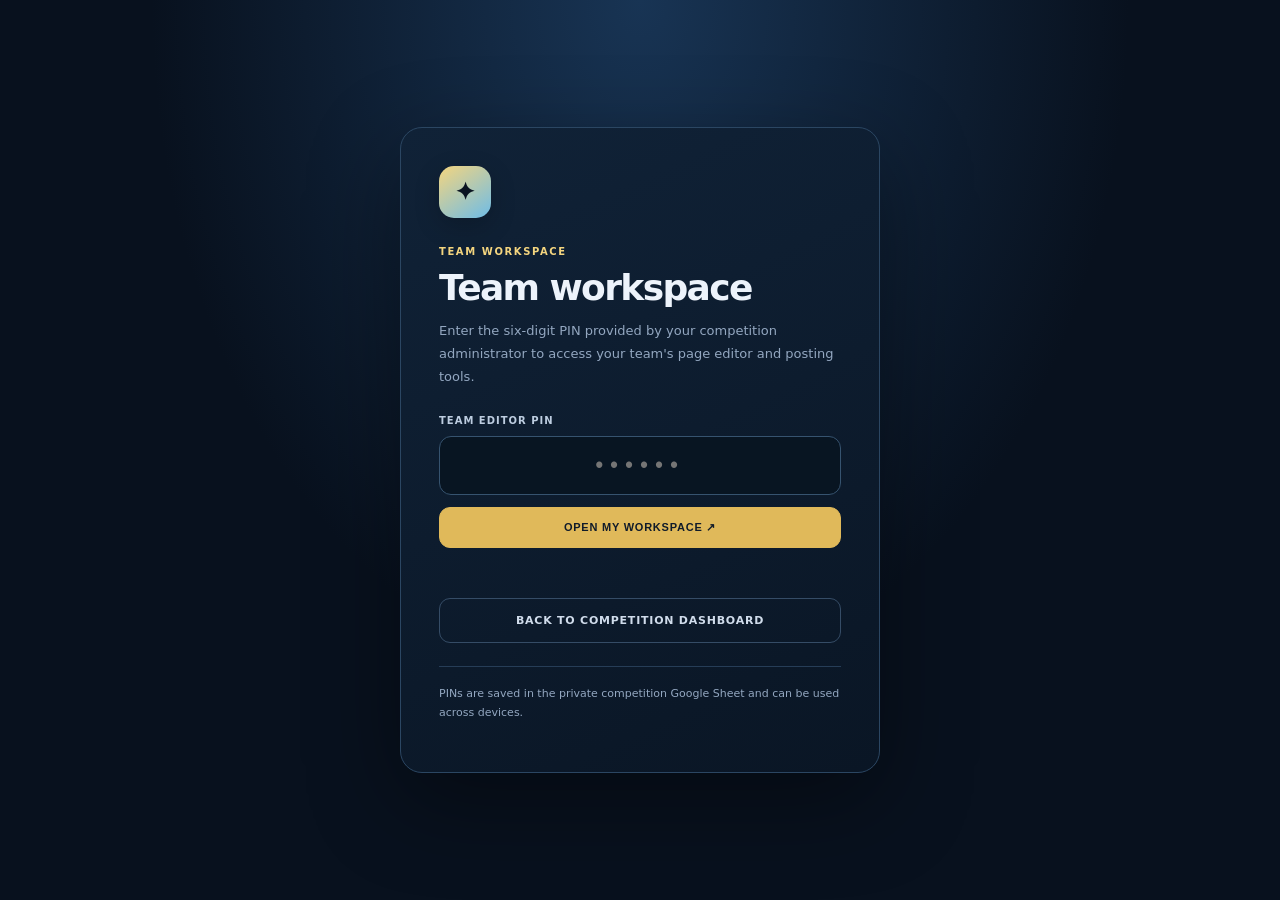
<file: team-posts.html>
<!doctype html>
<html lang="en">
<head>
<meta charset="utf-8">
<meta name="viewport" content="width=device-width,initial-scale=1">
<meta name="theme-color" content="#08111e">
<title>Team Posts · Competition Dashboard</title>
<style>
:root{color-scheme:dark;--bg:#08111e;--panel:#0d1a2b;--panel2:#12243a;--panel3:#172b43;--line:#263d57;--line2:#365675;--text:#edf3fb;--muted:#93a7c0;--gold:#e0b95a;--gold2:#f4d57f;--blue:#6ebce7;--good:#7ed9b1;--bad:#ff9f9f;--radius:16px}
*{box-sizing:border-box}
html{min-height:100%;background:var(--bg)}
body{margin:0;min-height:100vh;color:var(--text);background:radial-gradient(ellipse at 70% -10%,#173354 0,transparent 48%),var(--bg);font:14px/1.55 Inter,ui-sans-serif,system-ui,-apple-system,BlinkMacSystemFont,"Segoe UI",sans-serif}
button,input,textarea,select{font:inherit}
a{color:inherit;text-decoration:none}
button{cursor:pointer}
.topbar{display:flex;align-items:center;justify-content:space-between;gap:18px;padding:14px clamp(16px,4vw,42px);border-bottom:1px solid #263d57;background:#08111eeF;position:sticky;top:0;z-index:10;backdrop-filter:blur(18px)}
.brand{display:flex;align-items:center;gap:11px;min-width:0}
.brand-mark{display:grid;place-items:center;width:38px;height:38px;flex:0 0 38px;border-radius:12px;background:linear-gradient(145deg,var(--gold2),var(--blue));color:#091321;font-weight:950;font-size:19px}
.brand strong{display:block;font-size:13px;letter-spacing:.04em}
.brand small{display:block;color:var(--muted);font-size:10px;letter-spacing:.11em;font-weight:750;margin-top:2px}
.toplinks{display:flex;align-items:center;gap:8px;flex-wrap:wrap;justify-content:flex-end}
.toplinks [hidden]{display:none!important}
.link-btn,.button{display:inline-flex;align-items:center;justify-content:center;gap:8px;min-height:38px;padding:9px 13px;border:1px solid #304a66;border-radius:10px;background:#14273e;color:#dce7f4;font-size:11px;font-weight:850;letter-spacing:.02em}
.link-btn:hover,.button:hover{background:#203b5a;border-color:#52769b}
.button.primary{background:var(--gold);border-color:var(--gold);color:#101b2a}
.button.primary:hover{background:var(--gold2);border-color:var(--gold2)}
.button:disabled{opacity:.45;cursor:not-allowed}
main{max-width:1240px;margin:auto;padding:clamp(22px,4vw,46px) clamp(16px,4vw,42px) 60px}
.intro{display:flex;align-items:flex-end;justify-content:space-between;gap:26px;margin-bottom:26px}
.kicker{margin:0 0 9px;color:var(--gold2);font-size:10px;font-weight:900;letter-spacing:.16em;text-transform:uppercase}
h1{margin:0;font-size:clamp(28px,4.2vw,43px);line-height:1.08;letter-spacing:-.045em}
.lede{max-width:610px;margin:12px 0 0;color:var(--muted);font-size:13px;line-height:1.75}
.team-chip{display:inline-flex;align-items:center;gap:9px;max-width:100%;padding:10px 12px;border:1px solid #365675;border-radius:12px;background:#102139;white-space:normal;overflow-wrap:anywhere;color:#dce8f6;font-size:11px;font-weight:850}
.team-dot{width:8px;height:8px;border-radius:50%;background:var(--gold);box-shadow:0 0 0 4px #e0b95a18}
.layout{display:grid;grid-template-columns:minmax(0,1.22fr) minmax(320px,.78fr);align-items:start;gap:20px}
.card{min-width:0;border:1px solid var(--line);border-radius:var(--radius);background:linear-gradient(155deg,rgba(16,34,55,.96),rgba(10,22,37,.97));box-shadow:0 16px 42px #0002}
.card-head{padding:19px 21px;border-bottom:1px solid #223a54}
.card-head h2{margin:0;font-size:15px;letter-spacing:-.02em}
.card-head p{margin:5px 0 0;color:var(--muted);font-size:11px;line-height:1.65}
form{padding:21px}
.field{display:flex;flex-direction:column;gap:7px;margin-bottom:17px}
.field label{color:#b7c8dc;font-size:10px;font-weight:850;letter-spacing:.08em;text-transform:uppercase}
.field input,.field textarea,.field select{width:100%;min-width:0;padding:12px 13px;border:1px solid #304760;border-radius:10px;outline:none;background:#081522;color:var(--text);font-size:13px}
.field input:focus,.field textarea:focus,.field select:focus{border-color:var(--blue);box-shadow:0 0 0 3px #6ebce71c}
.field textarea{min-height:190px;resize:vertical;line-height:1.7}
.field small{color:var(--muted);font-size:10px;line-height:1.6}

.field-meta{display:flex;justify-content:space-between;gap:12px;color:var(--muted);font-size:10px}
.field-meta output{font-variant-numeric:tabular-nums}
.row{display:grid;grid-template-columns:minmax(0,1fr) minmax(0,1fr);gap:13px}
.form-actions{display:flex;align-items:center;justify-content:space-between;gap:14px;padding-top:5px}
.form-note{max-width:280px;color:var(--muted);font-size:10px;line-height:1.55}
.status{margin:0 21px 20px;padding:10px 12px;border:1px solid #2e4762;border-radius:10px;background:#0a1929;color:#a9bed4;font-size:11px;line-height:1.65}
.status[hidden]{display:none}
.status[data-state="success"]{border-color:#2e745f;background:#0b2825;color:#a3e7ca}
.status[data-state="error"]{border-color:#7d414b;background:#301c29;color:#ffb6b6}
.status[data-state="warning"]{border-color:#725d32;background:#292313;color:#f0d18a}
.ban-panel{display:none;margin:20px 21px;padding:16px;border:1px solid #7d414b;border-radius:12px;background:#301c29;color:#ffb6b6;line-height:1.7;font-size:12px}
.ban-panel.visible{display:block}
.post-list{display:grid;gap:10px;padding:16px}
.post-card{padding:15px;border:1px solid #2b435d;border-radius:12px;background:#0a1828}
.post-top{display:flex;align-items:flex-start;justify-content:space-between;gap:12px}
.post-card h3{margin:0;color:#edf3fb;font-size:13px;line-height:1.45}
.post-card p{margin:8px 0 0;color:#9db0c6;font-size:11px;line-height:1.7;white-space:pre-line;overflow-wrap:anywhere}
.post-meta{display:flex;align-items:center;gap:8px;flex-wrap:wrap;margin-top:12px;color:#849ab3;font-size:10px}
.pill{display:inline-flex;align-items:center;padding:4px 7px;border:1px solid #354f6c;border-radius:6px;background:#14263b;color:#c5d5e7;font-size:9px;font-weight:900;letter-spacing:.04em;text-transform:uppercase}
.pill.pending{border-color:#705f36;background:#2a2417;color:#efd28f}
.pill.published{border-color:#2c6a58;background:#102b27;color:#9be4c6}
.pill.rejected,.pill.removed{border-color:#77434b;background:#301c29;color:#ffb2b7}
.post-note{margin-top:10px;padding:9px 10px;border-left:2px solid #bd646d;background:#211722;color:#e5a8ae;font-size:10px;line-height:1.6}
.empty{padding:25px 15px;border:1px dashed #314b66;border-radius:11px;text-align:center;color:var(--muted);font-size:11px;line-height:1.7}
.empty strong{display:block;margin-bottom:5px;color:#dfe9f5;font-size:13px}
.panel-foot{padding:0 16px 16px;color:var(--muted);font-size:10px;line-height:1.65}
#refreshPosts{float:right;padding:5px 8px;min-height:29px;font-size:10px}
footer{padding:18px;text-align:center;color:#6f859e;font-size:10px}
@media(max-width:900px){.layout{grid-template-columns:1fr}.posts-card{order:2}.intro{align-items:flex-start;flex-direction:column}.team-chip{align-self:flex-start}}
@media(max-width:560px){.topbar{align-items:flex-start;flex-direction:column}.toplinks{width:100%;justify-content:flex-start}.toplinks .link-btn{flex:1}.row{grid-template-columns:1fr;gap:0}form{padding:16px}.card-head{padding:16px}.form-actions{align-items:stretch;flex-direction:column}.form-actions .button{width:100%}.form-note{max-width:none}.status{margin:0 16px 16px}.ban-panel{margin:16px}.post-top{flex-direction:column;gap:8px}}


/* Full-width interactive orbital toy embedded directly in the editor */
.orbit-playground{position:relative;isolation:isolate;margin:0;overflow:hidden;border:0;border-bottom:1px solid #263d57;border-radius:0;background:#03070d;box-shadow:inset 0 0 70px #0008}
.orbit-stage{position:relative;height:clamp(300px,38vw,440px);min-height:300px;overflow:hidden;background:#03070d;touch-action:pan-y}
.orbit-stage canvas{display:block;width:100%;height:100%;cursor:crosshair;outline:none}
.orbit-stage canvas:focus-visible{outline:2px solid var(--gold2);outline-offset:-5px}
.orbit-reset{position:absolute;z-index:2;top:14px;right:14px;padding:9px 12px;border:1px solid #d8bb6b88;border-radius:9px;background:#08111edb;color:#f4d57f;font-size:10px;font-weight:900;letter-spacing:.1em;text-transform:uppercase;opacity:0;pointer-events:none;transition:opacity .25s ease,background .2s ease}.orbit-reset:hover{background:#1b2b40}.orbit-playground.is-awake .orbit-reset{opacity:1;pointer-events:auto}
.orbit-gate{position:absolute;inset:0;z-index:3;display:grid;place-items:center;border:0;background:rgba(1,4,9,.94);color:#f3d783;cursor:pointer;transition:background .75s ease,opacity .75s ease,visibility .75s ease}
.orbit-gate:before,.orbit-gate:after{position:absolute;content:"";width:min(48vw,230px);aspect-ratio:1;border:1px solid #d7b65b2b;border-radius:50%;transition:transform 1s ease,opacity .7s ease}
.orbit-gate:after{width:min(65vw,320px);border-color:#6ebce71f}
.orbit-gate-label{position:relative;z-index:1;display:grid;place-items:center;width:118px;height:118px;border:1px solid #f0d27b;border-radius:50%;background:radial-gradient(circle,#243044 0,#0b111d 67%);box-shadow:0 0 0 8px #e0b95a0b,0 0 45px #e0b95a19;color:#ffe6a0;font-size:12px;font-weight:950;letter-spacing:.2em;text-transform:uppercase;transition:transform .35s ease,box-shadow .35s ease}
.orbit-gate:hover .orbit-gate-label{transform:scale(1.07);box-shadow:0 0 0 12px #e0b95a12,0 0 75px #e0b95a3b}
.orbit-playground.is-awake .orbit-gate{background:rgba(1,4,9,0);opacity:0;visibility:hidden;pointer-events:none}
.orbit-playground.is-awake .orbit-gate:before{transform:scale(2.3);opacity:0}
.orbit-playground.is-awake .orbit-gate:after{transform:scale(1.7);opacity:0}
@media(max-width:560px){.orbit-stage{height:330px;min-height:330px}.orbit-gate-label{width:100px;height:100px;font-size:11px}}
@media(prefers-reduced-motion:reduce){.orbit-gate,.orbit-gate:before,.orbit-gate:after,.orbit-gate-label{transition:none!important}}
/* The orbital lab becomes a full-screen scene only while a save/load is in flight. */
.orbit-playground{display:none;position:fixed;inset:0;z-index:9999;margin:0;border:0;background:#02060b}
.orbit-playground.is-loading{display:block}
.orbit-stage{position:absolute;inset:0;height:100%;min-height:100%;background:#02060b}
.orbit-stage canvas{position:absolute;inset:0;display:block;width:100%;height:100%;cursor:default}
.orbit-wait-card{position:absolute;left:50%;bottom:clamp(24px,7vh,64px);top:auto;transform:translateX(-50%);display:grid;justify-items:center;gap:10px;width:min(440px,calc(100vw - 36px));padding:22px 26px 20px;border:1px solid #6ebce755;border-radius:15px;background:linear-gradient(145deg,rgba(7,17,30,.92),rgba(3,8,15,.88));box-shadow:0 18px 65px #0008,0 0 42px #6ebce718;color:#edf5ff;text-align:center;backdrop-filter:blur(12px)}
.orbit-wait-kicker{font-size:10px;letter-spacing:.2em;font-weight:700;color:#f4d57f}
.orbit-wait-title{font-size:19px;font-weight:700;letter-spacing:.015em}
.orbit-wait-message{font-size:13px;line-height:1.5;color:#b6c8dc}
.orbit-wait-progress{display:block;position:relative;width:min(220px,75%);height:2px;margin-top:5px;overflow:hidden;background:#6ebce72b;border-radius:3px}
.orbit-wait-progress i{position:absolute;inset:0 auto 0 -45%;width:42%;background:linear-gradient(90deg,transparent,#6ebce7,#f4d57f,transparent);animation:orbit-progress 1.8s ease-in-out infinite}
@keyframes orbit-progress{to{left:110%}}
@media(prefers-reduced-motion:reduce){.orbit-wait-progress i{animation:none;left:0;width:100%;opacity:.6}}
</style>
</head>
<body>
<header class="topbar">
  <a class="brand" href="team-workspace.html" aria-label="Team workspace">
    <span class="brand-mark">C</span><span><strong>TEAM SOCIALS</strong><small>POSTING WORKSPACE</small></span>
  </a>
  <nav class="toplinks" aria-label="Team tools">
    <a class="link-btn" href="team-workspace.html">← Workspace</a>
    <a class="link-btn" id="reauthLink" href="team-editor.html" hidden>Re-enter PIN</a>
    <a class="link-btn" href="index.html">Competition dashboard ↗</a>
  </nav>
</header>
<main>
  <section class="intro">
    <div>
      <p class="kicker">TEAM SOCIALS</p>
      <h1>Create a team post.</h1>
      <p class="lede">Submit team news, match reports or announcements for the competition feed. Posts are reviewed by a moderator before publication.</p>
    </div>
    <div class="team-chip"><span class="team-dot"></span><span id="teamLabel">Team workspace</span></div>
  </section>
  <div class="layout">
    <section class="card">
      <header class="card-head"><h2>Create a post</h2><p>Add a headline and the details you want to share.</p></header>
      <section class="orbit-playground" id="orbitPlayground" aria-label="Background activity while saving" aria-hidden="true">
        <div class="orbit-stage">
          <canvas id="orbitCanvas" aria-hidden="true">Animated loading background.</canvas>
          <div class="orbit-wait-card"><span class="orbit-wait-kicker">COMPETITION DASHBOARD</span><span class="orbit-wait-title">Your update is in motion</span><span class="orbit-wait-message" id="orbitWaitMessage">Connecting to the competition service…</span><span class="orbit-wait-progress" aria-hidden="true"><i></i></span></div>
          <button class="orbit-reset" id="orbitReset" type="button" hidden>Reset</button>
          <button class="orbit-gate" id="orbitGate" type="button" hidden aria-hidden="true" tabindex="-1"><span class="orbit-gate-label">Working</span></button>
        </div>
      </section>
      <form id="postForm">
        <div class="field">
          <label for="postTitle">Headline</label>
          <input id="postTitle" name="title" type="text" required minlength="3" maxlength="120" placeholder="What happened?" autocomplete="off">
          <div class="field-meta"><span>3–120 characters</span><output id="titleCount">0 / 120</output></div>
        </div>
        <div class="field"><label for="postCategory">Category</label><select id="postCategory" name="category"><option>Team news</option><option>Announcements</option><option>Match reports</option></select></div>
        <div class="field">
          <label for="postBody">Post</label>
          <textarea id="postBody" name="body" required minlength="10" maxlength="5000" placeholder="Add the main details of your update." ></textarea><div class="match-mention-hint">Type <strong>@</strong> then choose a match number from the dropdown.</div><div class="match-mention-menu" id="teamMatchMentionMenu" hidden></div>
          <div class="field-meta"><span>10–5,000 characters</span><output id="bodyCount">0 / 5,000</output></div>
        </div>
        <div class="form-actions">
          <span class="form-note">You'll see the post's review status here after submission. Publication is controlled by the competition moderators.</span>
          <button id="submitPost" class="button primary" type="submit">Submit for review ↗</button>
        </div>
      </form>
      <div id="postStatus" class="status" role="status" aria-live="polite" hidden></div>
      <div id="banPanel" class="ban-panel" role="alert">Posting is currently disabled for this team. Contact the competition administrator if you believe this is a mistake.</div>
    </section>
    <section class="card posts-card">
      <header class="card-head"><button id="refreshPosts" class="link-btn" type="button">Refresh</button><h2>Your submissions</h2><p>Check the review status of each post.</p></header>
      <div id="postList" class="post-list"><div class="empty"><strong>Loading your posts</strong>Connecting to the competition service…</div></div>
      <div class="panel-foot">Only posts submitted by your team are shown here. A submitted post is not public until a moderator publishes it.</div>
    </section>
  </div>
</main>
<footer>Competition Dashboard · Team posting workspace</footer>
<script>
const API_URL="https://script.google.com/macros/s/AKfycbxv6VUDZCsdmWgjQ_QoyXpIwJeH6PvYQ57J9DoxvJGOfi_eCG9wv9p4BOQF1MWjzY9U/exec";
const TEAM_ID=sessionStorage.getItem("team-editor-authorized-team")||"";
const SESSION_TOKEN=sessionStorage.getItem("team-editor-session-token")||"";
const $=id=>document.getElementById(id);
if(!["A","B","C","D","E"].includes(TEAM_ID)||!SESSION_TOKEN){
 location.replace("team-editor.html");
}
$("teamLabel").textContent="TEAM "+TEAM_ID;
function esc(value){return String(value??"").replace(/[&<>"']/g,c=>({"&":"&amp;","<":"&lt;",">":"&gt;",'"':"&quot;","'":"&#39;"}[c]));}
function apiRead(action,params={}){
 return new Promise((resolve,reject)=>{
  const callback="teamPostsApi_"+Date.now()+"_"+Math.floor(Math.random()*1e6);
  const script=document.createElement("script");
  const url=new URL(API_URL);
  url.searchParams.set("action",action);
  url.searchParams.set("callback",callback);
  url.searchParams.set("_cacheBust",String(Date.now()));
  Object.entries(params).forEach(([key,value])=>url.searchParams.set(key,String(value)));
  const cleanup=()=>{delete window[callback];script.remove();};
  window[callback]=data=>{cleanup();resolve(data);};
  script.onerror=()=>{cleanup();reject(new Error("Could not contact the team posting service."));};
  script.async=true;script.src=url.toString();document.head.appendChild(script);
 });
}
function attachMatchMentionPicker(textarea,menu,maximumId=84){
 if(!textarea||!menu)return;
 const hide=()=>{menu.hidden=true;menu.innerHTML="";};
 const render=()=>{
  const cursor=textarea.selectionStart,token=textarea.value.slice(0,cursor).match(/(^|\s)@(\d*)$/);
  if(!token){hide();return;}
  const digits=token[2],ids=Array.from({length:maximumId},(_,i)=>i+1).filter(id=>!digits||String(id).startsWith(digits)).slice(0,84);
  if(!ids.length){hide();return;}
  menu.innerHTML='<div class="match-mention-menu-label">INSERT MATCH</div>'+ids.map(id=>'<button type="button" class="match-mention-option" data-match-id="'+id+'"><span>@'+id+'</span><small>GAME '+id+'</small></button>').join("");
  menu.hidden=false;
  menu.querySelectorAll("[data-match-id]").forEach(button=>{
   button.addEventListener("mousedown",event=>event.preventDefault());
   button.addEventListener("click",()=>{
    textarea.setRangeText("@"+button.dataset.matchId+" ",Math.max(0,cursor-token[2].length-1),cursor,"end");
    textarea.dispatchEvent(new Event("input",{bubbles:true}));hide();textarea.focus();
   });
  });
 };
 textarea.addEventListener("input",render);textarea.addEventListener("click",render);
 textarea.addEventListener("keyup",event=>{if(!["ArrowUp","ArrowDown","Enter","Escape"].includes(event.key))render();});
 textarea.addEventListener("keydown",event=>{
  if(menu.hidden)return;
  const options=[...menu.querySelectorAll("[data-match-id]")];
  if(event.key==="Escape"){hide();return;}
  if(event.key==="ArrowDown"&&options.length){event.preventDefault();options[0].focus();}
  if(event.key==="Enter"&&options.length){event.preventDefault();options[0].click();}
 });
}
attachMatchMentionPicker($("postBody"),$("teamMatchMentionMenu"));
async function postAction(payload){
 await fetch(API_URL,{method:"POST",mode:"no-cors",headers:{"Content-Type":"text/plain;charset=UTF-8"},body:JSON.stringify(payload)});
}
function showStatus(message,state="info"){
 const node=$("postStatus");node.textContent=message;node.dataset.state=state;node.hidden=false;
}
function initOrbitLab(){
 const canvas=$("orbitCanvas"),host=$("orbitPlayground"),gate=$("orbitGate"),resetButton=$("orbitReset");
 if(!canvas||!host||!gate)return;
 const ctx=canvas.getContext("2d");if(!ctx)return;
 const reducedMotion=window.matchMedia("(prefers-reduced-motion: reduce)").matches;
 let width=0,height=0,dpr=1,frame=0,lastTime=0,elapsed=0,awake=false,pointer=null,pulses=[],sparks=[];
 const stars=Array.from({length:190},()=>({x:Math.random(),y:Math.random(),r:.3+Math.random()*1.35,a:.12+Math.random()*.6,phase:Math.random()*6.28}));
 const bodies=[
  {a:.19,b:.115,angle:.35,speed:.46,size:4.4,color:"#6ebce7",tilt:-.24},
  {a:.29,b:.17,angle:2.2,speed:-.32,size:3.7,color:"#f4d57f",tilt:.45},
  {a:.39,b:.22,angle:4.4,speed:.22,size:3.2,color:"#8dd5f4",tilt:-.53},
  {a:.47,b:.27,angle:1.3,speed:-.16,size:2.6,color:"#d5baff",tilt:.18},
  {a:.13,b:.08,angle:5.1,speed:.62,size:2.4,color:"#f4d57f",tilt:.78},
  {a:.34,b:.2,angle:3.1,speed:.27,size:2.2,color:"#79e0c0",tilt:-.1}
 ];
 function seedBodies(){
  const cx=width*.5,cy=height*.51,unit=Math.min(width/620,height/380,1.2);
  for(const b of bodies){
   const rx=b.a*width,ry=b.b*height,ca=Math.cos(b.tilt),sa=Math.sin(b.tilt),lx=Math.cos(b.angle)*rx,ly=Math.sin(b.angle)*ry;
   b.x=cx+lx*ca-ly*sa;b.y=cy+lx*sa+ly*ca;
   const tangent=b.angle+Math.PI/2;
   b.vx=Math.cos(tangent)*b.speed*18*unit;b.vy=Math.sin(tangent)*b.speed*12*unit;
  }
 }
 function resize(){
  const rect=canvas.getBoundingClientRect();if(!rect.width||!rect.height)return;
  const oldW=width,oldH=height;width=rect.width;height=rect.height;dpr=Math.min(window.devicePixelRatio||1,2);
  canvas.width=Math.round(width*dpr);canvas.height=Math.round(height*dpr);ctx.setTransform(dpr,0,0,dpr,0,0);
  if(oldW&&oldH){const sx=width/oldW,sy=height/oldH;for(const b of bodies){b.x*=sx;b.y*=sy;b.vx*=sx;b.vy*=sy;}}
  else seedBodies();
  draw(0);
 }
 function pointerAt(e){const r=canvas.getBoundingClientRect();pointer={x:e.clientX-r.left,y:e.clientY-r.top,until:elapsed+2.1};}
 function emitPulse(x=width*.5,y=height*.5,power=1){
  // The pulse has no effect on planets until its expanding shockwave reaches them.
  pulses.push({x,y,r:2,previousR:2,alpha:1,speed:(reducedMotion?115:190)*power,power,hit:new Set()});
  if(pulses.length>12)pulses.shift();
  for(let i=0;i<34;i++){
   const a=Math.random()*Math.PI*2,v=(35+Math.random()*155)*power,life=.45+Math.random()*.9;
   sparks.push({x,y,vx:Math.cos(a)*v,vy:Math.sin(a)*v,r:.8+Math.random()*2.1,life,max:life,color:Math.random()>.43?"#f4d57f":"#6ebce7"});
  }
  if(sparks.length>340)sparks.splice(0,sparks.length-340);
 }
 function resetBodies(){
  pulses=[];sparks=[];pointer=null;seedBodies();
  if(awake)draw(0);
 }
 function draw(dt){
  if(!width||!height)return;
  const cx=width*.5,cy=height*.51,unit=Math.min(width/620,height/380,1.2);
  ctx.clearRect(0,0,width,height);
  const bg=ctx.createRadialGradient(cx,cy,0,cx,cy,Math.max(width,height)*.7);
  bg.addColorStop(0,"rgba(26,68,104,.42)");bg.addColorStop(.52,"rgba(9,24,42,.35)");bg.addColorStop(1,"rgba(2,6,12,.98)");
  ctx.fillStyle=bg;ctx.fillRect(0,0,width,height);
  for(const s of stars){ctx.globalAlpha=s.a*(reducedMotion?1:.7+.3*Math.sin(elapsed*1.3+s.phase));ctx.fillStyle="#d4eaff";ctx.beginPath();ctx.arc(s.x*width,s.y*height,s.r,0,Math.PI*2);ctx.fill();}
  ctx.globalAlpha=1;
  const mx=pointer&&pointer.until>elapsed?pointer.x-cx:0,my=pointer&&pointer.until>elapsed?pointer.y-cy:0;
  const fieldX=cx+mx*.08,fieldY=cy+my*.06;
  for(let i=pulses.length-1;i>=0;i--){
   const p=pulses[i];p.previousR=p.r;p.r+=p.speed*dt;p.alpha-=dt*.47;
   // Detect the shockwave crossing each planet's collision radius this frame, then apply one impulse.
   for(let bi=0;bi<bodies.length;bi++){
    if(p.hit.has(bi))continue;
    const b=bodies[bi],dist=Math.hypot(b.x-p.x,b.y-p.y),planetRadius=b.size+2;
    if(dist<=p.r+planetRadius&&dist>=p.previousR-planetRadius){
     p.hit.add(bi);
     const nx=dist>0?(b.x-p.x)/dist:Math.cos(bi*2.4),ny=dist>0?(b.y-p.y)/dist:Math.sin(bi*2.4);
     const kick=(105+65*p.power)*p.power;
     b.vx+=nx*kick+(Math.random()-.5)*12*p.power;
     b.vy+=ny*kick+(Math.random()-.5)*12*p.power;
     for(let k=0;k<10;k++){
      const a=Math.random()*Math.PI*2,v=20+Math.random()*85,life=.25+Math.random()*.45;
      sparks.push({x:b.x,y:b.y,vx:Math.cos(a)*v,vy:Math.sin(a)*v,r:.7+Math.random()*1.5,life,max:life,color:k%2?"#f4d57f":"#6ebce7"});
     }
    }
   }
   if(p.alpha<=0)pulses.splice(i,1);
  }
  // Soft central gravity and drag give the planets a loose, lively field, not an orbital rail.
  for(const b of bodies){
   const dx=fieldX-b.x,dy=fieldY-b.y,dist=Math.max(30,Math.hypot(dx,dy));
   const gravity=13/(1+dist/150);
   b.vx+=dx/dist*gravity*dt;b.vy+=dy/dist*gravity*dt;
   b.vx*=Math.pow(.999,dt*60);b.vy*=Math.pow(.999,dt*60);
   b.x+=b.vx*dt;b.y+=b.vy*dt;
   const pad=b.size+2;
   if(b.x<pad){b.x=pad;b.vx=Math.abs(b.vx)*.88;}
   else if(b.x>width-pad){b.x=width-pad;b.vx=-Math.abs(b.vx)*.88;}
   if(b.y<pad){b.y=pad;b.vy=Math.abs(b.vy)*.88;}
   else if(b.y>height-pad){b.y=height-pad;b.vy=-Math.abs(b.vy)*.88;}
   const speed=Math.hypot(b.vx,b.vy),maxSpeed=420;
   if(speed>maxSpeed){b.vx*=maxSpeed/speed;b.vy*=maxSpeed/speed;}
  }
  // Original ellipses are only faint reference tracks; the bodies are no longer constrained to them.
  for(let j=0;j<4;j++){
   const rx=(75+j*47)*unit,ry=(30+j*19)*unit;
   ctx.save();ctx.translate(fieldX,fieldY);ctx.rotate((j-1.5)*.19+(reducedMotion?0:Math.sin(elapsed*.25+j)*.035));
   ctx.beginPath();
   for(let k=0;k<=180;k++){
    const a=k/180*Math.PI*2;let displacement=0;
    for(const p of pulses){const dist=Math.abs(Math.hypot(Math.cos(a)*rx,Math.sin(a)*ry)-p.r);displacement+=Math.exp(-dist/18)*p.alpha*p.power*13;}
    const x=Math.cos(a)*(rx+displacement),y=Math.sin(a)*(ry+displacement);
    if(k===0)ctx.moveTo(x,y);else ctx.lineTo(x,y);
   }
   ctx.strokeStyle=j===1?"rgba(244,213,127,.42)":"rgba(110,188,231,"+(j===0?".30":".14")+")";ctx.lineWidth=j===1?1.2:.8;ctx.setLineDash(j===1?[2,5]:[1,6]);ctx.lineDashOffset=reducedMotion?0:-elapsed*(j%2?2.4:1.3);ctx.stroke();ctx.restore();
  }
  // Render trails from actual velocity so a kicked planet's new path is visible.
  for(const b of bodies){
   const speed=Math.hypot(b.vx,b.vy),trailLen=Math.min(46,Math.max(10,speed*.13));
   const tx=b.x-(speed?b.vx/speed*trailLen:0),ty=b.y-(speed?b.vy/speed*trailLen:0);
   const trail=ctx.createLinearGradient(b.x,b.y,tx,ty);trail.addColorStop(0,b.color+"cc");trail.addColorStop(1,b.color+"00");
   ctx.strokeStyle=trail;ctx.lineWidth=b.size*.8;ctx.beginPath();ctx.moveTo(b.x,b.y);ctx.lineTo(tx,ty);ctx.stroke();
   const halo=ctx.createRadialGradient(b.x,b.y,0,b.x,b.y,b.size*7);halo.addColorStop(0,b.color+"aa");halo.addColorStop(.3,b.color+"35");halo.addColorStop(1,b.color+"00");ctx.fillStyle=halo;ctx.beginPath();ctx.arc(b.x,b.y,b.size*7,0,Math.PI*2);ctx.fill();
   ctx.fillStyle=b.color;ctx.beginPath();ctx.arc(b.x,b.y,b.size,0,Math.PI*2);ctx.fill();
   ctx.fillStyle="#fff";ctx.globalAlpha=.8;ctx.beginPath();ctx.arc(b.x-b.size*.25,b.y-b.size*.25,Math.max(.7,b.size*.22),0,Math.PI*2);ctx.fill();ctx.globalAlpha=1;
  }
  let energy=0;for(const p of pulses)energy+=p.alpha*p.power;
  const coreR=(26+Math.min(35,energy*8))*unit;
  const core=ctx.createRadialGradient(fieldX,fieldY,1,fieldX,fieldY,coreR*2.2);core.addColorStop(0,"rgba(255,225,144,.34)");core.addColorStop(.35,"rgba(224,185,90,.12)");core.addColorStop(1,"rgba(224,185,90,0)");
  ctx.fillStyle=core;ctx.beginPath();ctx.arc(fieldX,fieldY,coreR*2.2,0,Math.PI*2);ctx.fill();
  ctx.save();ctx.translate(fieldX,fieldY);ctx.rotate(reducedMotion?0:elapsed*.3);ctx.strokeStyle="#f4d57fbb";ctx.lineWidth=1.1;
  ctx.beginPath();ctx.ellipse(0,0,coreR*.66,coreR*.42,0,0,Math.PI*2);ctx.stroke();ctx.rotate(-elapsed*.7);ctx.beginPath();ctx.ellipse(0,0,coreR*.4,coreR*.85,0,0,Math.PI*2);ctx.stroke();ctx.restore();
  ctx.fillStyle="#fff0b7";ctx.shadowColor="#f4d57f";ctx.shadowBlur=20;ctx.beginPath();ctx.arc(fieldX,fieldY,4.5*unit+Math.min(4,energy),0,Math.PI*2);ctx.fill();ctx.shadowBlur=0;
  for(const p of pulses){ctx.globalAlpha=p.alpha*.9;ctx.strokeStyle="#f4d57f";ctx.lineWidth=2;ctx.beginPath();ctx.arc(p.x,p.y,p.r,0,Math.PI*2);ctx.stroke();ctx.globalAlpha=p.alpha*.32;ctx.strokeStyle="#6ebce7";ctx.lineWidth=5;ctx.beginPath();ctx.arc(p.x,p.y,p.r*.93,0,Math.PI*2);ctx.stroke();}
  ctx.globalAlpha=1;
  for(let i=sparks.length-1;i>=0;i--){const s=sparks[i];s.x+=s.vx*dt;s.y+=s.vy*dt;s.vx*=Math.pow(.045,dt);s.vy*=Math.pow(.045,dt);s.life-=dt;if(s.life<=0){sparks.splice(i,1);continue;}ctx.globalAlpha=Math.max(0,s.life/s.max);ctx.fillStyle=s.color;ctx.beginPath();ctx.arc(s.x,s.y,s.r,0,Math.PI*2);ctx.fill();}
  ctx.globalAlpha=1;
  if(pointer&&pointer.until>elapsed){ctx.strokeStyle="#bde7ff99";ctx.lineWidth=1;ctx.beginPath();ctx.arc(pointer.x,pointer.y,8+Math.sin(elapsed*5)*3,0,Math.PI*2);ctx.stroke();}
  ctx.globalAlpha=1;
 }
 function tick(time){if(!awake)return;const dt=lastTime?Math.min((time-lastTime)/1000,.04):0;lastTime=time;elapsed+=dt;draw(dt);frame=requestAnimationFrame(tick);}
 function wake(){if(awake)return;awake=true;host.classList.add("is-awake");lastTime=0;frame=requestAnimationFrame(tick);emitPulse(width*.5,height*.5,1.25);}
 gate.addEventListener("click",wake);
 resetButton.addEventListener("click",resetBodies);
 canvas.addEventListener("pointermove",pointerAt);
 canvas.addEventListener("pointerleave",()=>{if(pointer)pointer.until=elapsed;});
 canvas.addEventListener("pointerdown",e=>{if(!awake){wake();return;}pointerAt(e);emitPulse(pointer.x,pointer.y,1.1);});
 canvas.addEventListener("dblclick",e=>{const r=canvas.getBoundingClientRect();emitPulse(e.clientX-r.left,e.clientY-r.top,1.7);});
 canvas.addEventListener("keydown",e=>{if(e.key==="Enter"||e.key===" "){e.preventDefault();if(!awake)wake();else emitPulse();}});
 window.addEventListener("resize",resize);
 document.addEventListener("visibilitychange",()=>{if(document.hidden&&frame){cancelAnimationFrame(frame);frame=0;}else if(awake&&!frame){lastTime=0;frame=requestAnimationFrame(tick);}});
 resize();
 return {reset:resetBodies,show(message){$("orbitWaitMessage").textContent=message||"Please wait while the change is saved…";host.classList.add("is-loading","is-awake");host.setAttribute("aria-hidden","false");resize();awake=true;if(!frame){lastTime=0;frame=requestAnimationFrame(tick);}},hide(){host.classList.remove("is-loading");host.setAttribute("aria-hidden","true");if(frame){cancelAnimationFrame(frame);frame=0;}}};
}
const orbitLab=initOrbitLab();
function showWait(message){orbitLab?.show(message);}
function hideWait(){orbitLab?.hide();}
function setSubmitting(submitting){
 $("submitPost").disabled=submitting||!teamStatus||teamStatus.banned;
 $("submitPost").textContent=submitting?"Submitting…":"Submit for review ↗";
}
let teamStatus=null;
let loadGeneration=0;
function dateLabel(value){
 if(!value)return "Date unavailable";
 const date=new Date(value);
 if(Number.isNaN(date.getTime()))return "Date unavailable";
 return date.toLocaleString(undefined,{day:"numeric",month:"short",year:"numeric",hour:"2-digit",minute:"2-digit"});
}
function statusPill(status){
 const value=String(status||"Pending");
 const normalized=value.toLowerCase().replace(/[^a-z]/g,"");
 const label=({"pending":"Pending review","published":"Published","rejected":"Rejected","removed":"Removed"}[normalized]||value);
 const cls=["pending","published","rejected","removed"].includes(normalized)?normalized:"";
 return '<span class="pill '+cls+'">'+esc(label)+'</span>';
}
function renderPosts(posts){
 const host=$("postList");
 if(!Array.isArray(posts)||!posts.length){host.innerHTML='<div class="empty"><strong>No posts yet</strong>Your submitted stories will appear here, along with their review status.</div>';return;}
 host.innerHTML=posts.map(post=>{
  const status=String(post.publicationStatus||"Pending");
  const note=post.moderationNote?'<div class="post-note"><strong>Moderator note:</strong> '+esc(post.moderationNote)+'</div>':"";
  const excerpt=String(post.body||"");
  return '<article class="post-card"><div class="post-top"><h3>'+esc(post.title)+'</h3>'+statusPill(status)+'</div><p>'+esc(excerpt.length>260?excerpt.slice(0,257)+"…":excerpt)+'</p><div class="post-meta"><span class="pill">'+esc(post.category||"Team news")+'</span><span>Submitted '+esc(dateLabel(post.submittedAt))+'</span></div>'+note+'</article>';
 }).join("");
}
async function loadStatus({quiet=false}={}){
 const generation=++loadGeneration;
 if(!quiet)showWait("Loading your team submissions…");
 if(!quiet)$("postList").innerHTML='<div class="empty"><strong>Loading your posts</strong>Connecting to the competition service…</div>';
 try{
  const result=await apiRead("getTeamSocialStatus",{teamId:TEAM_ID,sessionToken:SESSION_TOKEN});
  if(generation!==loadGeneration)return;
  if(!result||result.ok!==true){
   teamStatus=null;setSubmitting(false);
   const message=result?.error||"Your team session expired. Sign in again to continue.";
   showStatus(message,"error");
   if(/session expired|sign in again/i.test(message))$("reauthLink").hidden=false;
   $("postForm").querySelectorAll("input,textarea,select,button").forEach(el=>el.disabled=true);
   $("refreshPosts").disabled=true;
   return;
  }
  teamStatus=result;
  const banned=Boolean(result.banned);
  $("banPanel").classList.toggle("visible",banned);
  $("postForm").querySelectorAll("input,textarea,select").forEach(el=>el.disabled=banned);
  setSubmitting(false);
  if(banned)showStatus("Posting is disabled for your team. Your existing submissions are still available below.","warning");
  else if(!quiet&&$("postStatus").dataset.state!=="success")showStatus("Connected. New posts are submitted for moderation before publication.","info");
  renderPosts(result.posts||[]);
 }catch(error){
  if(generation!==loadGeneration)return;
  if(!quiet)$("postList").innerHTML='<div class="empty"><strong>Could not load posts</strong>'+esc(error.message)+' Refresh to try again.</div>';
  showStatus(error.message,"error");
  teamStatus=null;setSubmitting(false);
 }finally{if(!quiet)hideWait();}
}
$("postTitle").addEventListener("input",()=>{$("titleCount").textContent=$("postTitle").value.length+" / 120";});
$("postBody").addEventListener("input",()=>{$("bodyCount").textContent=$("postBody").value.length+" / 5,000";});
$("refreshPosts").addEventListener("click",()=>loadStatus());
$("postForm").addEventListener("submit",async event=>{
 event.preventDefault();
 if(!teamStatus||teamStatus.banned){showStatus("Posting is currently unavailable for this team.","error");return;}
 const title=$("postTitle").value.trim(),body=$("postBody").value.trim(),category=$("postCategory").value;
 if(title.length<3||title.length>120){showStatus("Headline must be 3–120 characters.","error");return;}
 if(body.length<10||body.length>5000){showStatus("Post text must be 10–5,000 characters.","error");return;}
 
 const knownIds=new Set((teamStatus.posts||[]).map(post=>post.postId));
 const button=$("submitPost");setSubmitting(true);button.textContent="Submitting…";showStatus("Sending your post and verifying the submission…","info");showWait("Sending your post to the competition sheet…");
 try{
  await postAction({action:"submitSocialPost",teamId:TEAM_ID,sessionToken:SESSION_TOKEN,title,body,category});
  let verifiedPost=null,lastError=null;
  for(let attempt=0;attempt<8;attempt++){
   await new Promise(resolve=>setTimeout(resolve,500+attempt*250));
   try{
    const result=await apiRead("getTeamSocialStatus",{teamId:TEAM_ID,sessionToken:SESSION_TOKEN});
    if(result?.ok!==true)throw new Error(result?.error||"Could not read the submission status.");
    teamStatus=result;
    if(result.banned)throw new Error("Posting is currently disabled for this team.");
    verifiedPost=(result.posts||[]).find(post=>!knownIds.has(post.postId)&&post.title===title&&post.body===body)||null;
    if(verifiedPost)break;
   }catch(error){lastError=error;}
  }
  if(!verifiedPost)throw lastError||new Error("The submission could not be verified. Refresh your posts before trying again to avoid submitting it twice.");
  $("postForm").reset();$("titleCount").textContent="0 / 120";$("bodyCount").textContent="0 / 5,000";
  teamStatus={...teamStatus,posts:[verifiedPost,...(teamStatus.posts||[]).filter(post=>post.postId!==verifiedPost.postId)]};
  renderPosts(teamStatus.posts);
  showStatus("Post submitted successfully. It is now awaiting moderator review.","success");
 }catch(error){
  showStatus("Could not verify your post: "+(error?.message||"Unknown error")+". Refresh your submissions before retrying.","error");
 }finally{setSubmitting(false);hideWait();}
});
loadStatus();
</script>
<script src="image-editor.js"></script>

<script src="team-names.js"></script>
<script>
window.addEventListener("competition:team-names-loaded", () => {
  const id = sessionStorage.getItem("team-editor-authorized-team") || "";
  const label = document.getElementById("teamLabel");
  if (label && /^[A-E]$/.test(id)) label.textContent = window.getCompetitionTeamDisplayName(id);
});
</script>
</body>
</html>
</file>
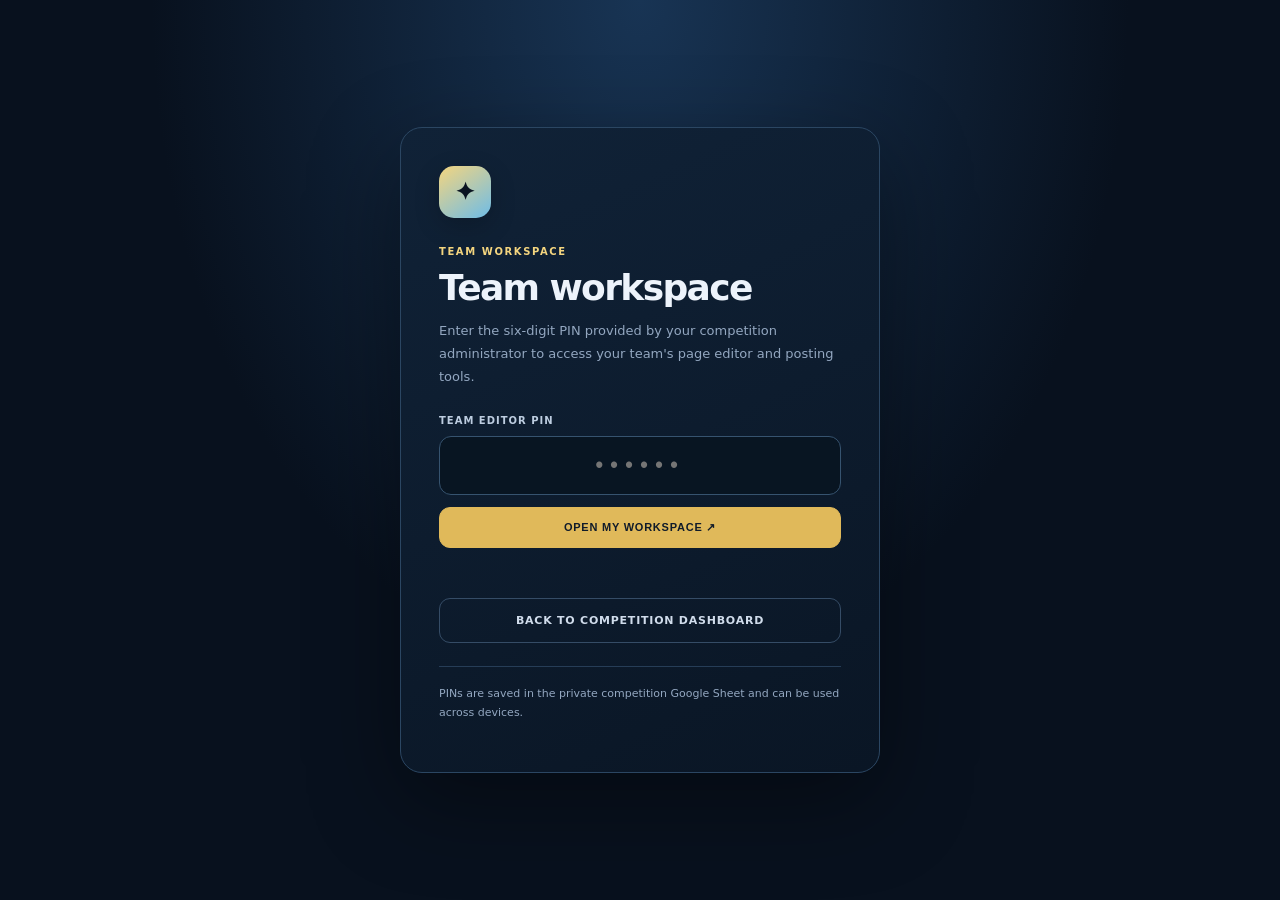
<file: team-workspace.html>
<!doctype html>
<html lang="en">
<head>
<meta charset="utf-8">
<meta name="viewport" content="width=device-width,initial-scale=1">
<meta name="theme-color" content="#08111e">
<title>Team Workspace · Competition Dashboard</title>
<style>
:root{color-scheme:dark;--bg:#08111e;--panel:#0d1a2b;--panel2:#12243a;--line:#263d57;--line2:#365675;--text:#edf3fb;--muted:#93a7c0;--gold:#e0b95a;--gold2:#f4d57f;--blue:#6ebce7;--green:#7ed9b1}
*{box-sizing:border-box}
html{min-height:100%;background:var(--bg)}
body{margin:0;min-height:100vh;display:flex;flex-direction:column;color:var(--text);background:radial-gradient(ellipse at 55% -15%,#173354 0,transparent 52%),var(--bg);font:14px/1.55 Inter,ui-sans-serif,system-ui,-apple-system,BlinkMacSystemFont,"Segoe UI",sans-serif}
a{color:inherit;text-decoration:none}
.topbar{display:flex;align-items:center;justify-content:space-between;gap:18px;padding:14px clamp(16px,4vw,42px);border-bottom:1px solid var(--line);background:#08111eed;backdrop-filter:blur(18px)}
.brand{display:flex;align-items:center;gap:11px}.mark{width:38px;height:38px;display:grid;place-items:center;border-radius:12px;background:linear-gradient(145deg,var(--gold2),var(--blue));color:#091321;font-weight:950;font-size:19px}.brand strong{display:block;font-size:13px;letter-spacing:.04em}.brand small{display:block;color:var(--muted);font-size:10px;font-weight:750;letter-spacing:.11em;margin-top:2px}
.nav-link{display:inline-flex;align-items:center;justify-content:center;gap:8px;min-height:38px;padding:9px 13px;border:1px solid #304a66;border-radius:10px;background:#14273e;color:#dce7f4;font-size:11px;font-weight:850}.nav-link:hover{background:#203b5a;border-color:#52769b}
main{width:100%;max-width:1120px;margin:auto;padding:clamp(28px,6vw,72px) clamp(16px,4vw,42px) 54px}
.hero{max-width:740px;margin:0 auto 34px;text-align:center}.kicker{margin:0 0 10px;color:var(--gold2);font-size:10px;font-weight:900;letter-spacing:.17em;text-transform:uppercase}h1{margin:0;font-size:clamp(32px,5vw,52px);line-height:1.04;letter-spacing:-.05em}.hero p{margin:16px auto 0;max-width:610px;color:var(--muted);font-size:13px;line-height:1.8}.team-label{display:inline-flex;align-items:center;gap:8px;margin-top:20px;padding:8px 12px;border:1px solid #365675;border-radius:999px;background:#102139;color:#dce8f6;font-size:10px;font-weight:900;letter-spacing:.06em}.dot{width:7px;height:7px;border-radius:50%;background:var(--gold);box-shadow:0 0 0 4px #e0b95a18}
.tools{display:grid;grid-template-columns:repeat(2,minmax(0,1fr));gap:18px}
.tool-card{position:relative;display:flex;flex-direction:column;min-height:310px;overflow:hidden;padding:clamp(20px,3vw,30px);border:1px solid #2a435f;border-radius:20px;background:linear-gradient(150deg,rgba(17,37,60,.98),rgba(10,22,37,.98));box-shadow:0 20px 55px #0002;transition:transform .18s,border-color .18s,box-shadow .18s}
.tool-card:hover{transform:translateY(-3px);border-color:#55779a;box-shadow:0 25px 65px #0003}
.card-icon{display:grid;place-items:center;width:54px;height:54px;border:1px solid #3c5a78;border-radius:16px;background:#142a43;color:var(--gold2);font-size:24px}
.tool-card.posts .card-icon{color:#9bd3f2;background:#132d43;border-color:#315e7e}\n.tool-card.cards .card-icon{color:var(--gold2);background:#302a1b;border-color:#76602f}
.card-kicker{margin:24px 0 6px;color:#9cb1c8;font-size:10px;font-weight:900;letter-spacing:.14em;text-transform:uppercase}.tool-card h2{margin:0;font-size:clamp(20px,2.3vw,27px);letter-spacing:-.035em}.tool-card p{margin:10px 0 22px;max-width:430px;color:var(--muted);font-size:12px;line-height:1.8}
.card-action{display:flex;align-items:center;justify-content:space-between;gap:14px;margin-top:auto;padding-top:18px;border-top:1px solid #253d57;color:#e7eff9;font-size:11px;font-weight:900}.arrow{display:grid;place-items:center;width:32px;height:32px;border:1px solid #3a5470;border-radius:9px;background:#14283e;color:var(--gold2);font-size:18px}
.note{max-width:700px;margin:22px auto 0;padding:14px 16px;border:1px solid #243d57;border-radius:12px;background:#0b1929;color:#91a6bf;font-size:11px;line-height:1.8;text-align:center}
footer{padding:18px;text-align:center;color:#6f859e;font-size:10px}
@media(max-width:700px){.tools{grid-template-columns:1fr}.tool-card{min-height:260px}.topbar{align-items:flex-start}.nav-link{white-space:nowrap}}

</style>
</head>
<body>
<header class="topbar">
 <a class="brand" href="team-workspace.html"><span class="mark">C</span><span><strong>TEAM WORKSPACE</strong><small>COMPETITION DASHBOARD</small></span></a>
 <a class="nav-link" href="index.html">Competition dashboard ↗</a>
</header>
<main>
 <section class="hero">
  <p class="kicker">TEAM WORKSPACE</p>
  <h1>Manage your team page and posts</h1>
  <p>Edit your team's public page or submit a post for the competition feed.</p>
  <span class="team-label"><span class="dot"></span><span id="teamLabel">TEAM WORKSPACE</span></span>
 </section>
 <section class="tools" aria-label="Team tools">
  <a id="studioLink" class="tool-card design" href="studio.html">
   <span class="card-icon" aria-hidden="true">▦</span>
   <p class="card-kicker">Design</p>
   <h2>Team page editor</h2>
   <p>Edit your public team page, arrange its content and publish your changes when you're ready.</p>
   <span class="card-action">OPEN PAGE DESIGNER <span class="arrow" aria-hidden="true">↗</span></span>
  </a>
  <a id="assetStudioLink" class="tool-card assets" href="asset-studio.html">
   <span class="card-icon" aria-hidden="true">▧</span>
   <p class="card-kicker">Images & artwork</p>
   <h2>Asset Studio</h2>
   <p>Upload player-card images, portraits, crests and backgrounds to your team's own image library.</p>
   <span class="card-action">OPEN TEAM ASSETS <span class="arrow" aria-hidden="true">↗</span></span>
  </a>
  <a class="tool-card cards" href="player-card-studio.html">
   <span class="card-icon" aria-hidden="true">▧</span>
   <p class="card-kicker">Player cards · Updated workflow</p>
   <h2>Player Card Creator</h2>
   <p>The built-in card creator has been discontinued. Create the card artwork with FUTBIN, then upload the finished image to your team page.</p>
   <span class="card-action">VIEW NEW INSTRUCTIONS <span class="arrow" aria-hidden="true">↗</span></span>
  </a>
  <a class="tool-card posts" href="team-posts.html">
   <span class="card-icon" aria-hidden="true">✎</span>
   <p class="card-kicker">Write & share</p>
   <h2>Team posts</h2>
   <p>Submit announcements, match reports and team news. You can check each post's status while it is reviewed for the Socials feed.</p>
   <span class="card-action">CREATE A POST <span class="arrow" aria-hidden="true">↗</span></span>
  </a>
 </section>
 <p class="note">Posts must be approved before they appear in Socials. The team workspace does not provide access to competition results or settings.</p>
</main>
<footer>Competition Dashboard · Team workspace</footer>
<script>
const teamId=sessionStorage.getItem("team-editor-authorized-team")||"";
const token=sessionStorage.getItem("team-editor-session-token")||"";
if(!["A","B","C","D","E"].includes(teamId)||!token){
 location.replace("team-editor.html");
}else{
 document.getElementById("teamLabel").textContent="TEAM "+teamId+" WORKSPACE";
 document.getElementById("studioLink").href="index.html#dashboard/team-studio";
 document.getElementById("assetStudioLink").href="asset-studio.html?team="+encodeURIComponent(teamId);
}
</script>
<script src="image-editor.js"></script>

<script src="team-names.js"></script>
<script>
window.addEventListener("competition:team-names-loaded", () => {
  const id = sessionStorage.getItem("team-editor-authorized-team") || "";
  const label = document.getElementById("teamLabel");
  if (label && /^[A-E]$/.test(id)) label.textContent = window.getCompetitionTeamDisplayName(id) + " WORKSPACE";
});
</script>
</body>
</html>
</file>
<file: style.css>
* {
  box-sizing: border-box;
}

html,
body {
  margin: 0;
  padding: 0;
  min-height: 100%;
  font-family: Inter, -apple-system, BlinkMacSystemFont, "Segoe UI", sans-serif;
  background: #080a0f;
  color: #f4f7fb;
}

body {
  min-height: 100vh;
}

.app {
  width: min(1400px, 100%);
  margin: 0 auto;
  padding: 28px;
}


/* ─────────────────────────────
   HEADER
───────────────────────────── */

.topbar {
  display: flex;
  justify-content: space-between;
  align-items: center;
  margin-bottom: 28px;
}

.brand {
  font-size: 14px;
  font-weight: 800;
  letter-spacing: 0.16em;
  color: #ffffff;
}

.subtitle {
  margin-top: 5px;
  font-size: 28px;
  font-weight: 700;
  letter-spacing: -0.03em;
}

.live {
  display: flex;
  align-items: center;
  gap: 8px;
  padding: 8px 12px;
  border: 1px solid #26313d;
  border-radius: 999px;
  color: #b9c4d0;
  font-size: 12px;
  font-weight: 700;
  letter-spacing: 0.1em;
}

.live::before {
  content: "";
  width: 7px;
  height: 7px;
  border-radius: 50%;
  background: #35d07f;
  box-shadow: 0 0 10px #35d07f;
}


/* ─────────────────────────────
   MAIN
───────────────────────────── */

main {
  display: grid;
  gap: 20px;
}

.card {
  background: #10141b;
  border: 1px solid #202833;
  border-radius: 16px;
  padding: 22px;
  overflow: hidden;
}

.section-title {
  color: #687687;
  font-size: 11px;
  font-weight: 800;
  letter-spacing: 0.15em;
  margin-bottom: 5px;
}

h2 {
  margin: 0 0 18px;
  font-size: 22px;
  letter-spacing: -0.02em;
}


/* ─────────────────────────────
   TABLES
───────────────────────────── */

.table-wrap {
  width: 100%;
  overflow-x: auto;
  -webkit-overflow-scrolling: touch;
}

table {
  width: 100%;
  border-collapse: collapse;
  min-width: 760px;
}

th {
  padding: 12px 10px;
  border-bottom: 1px solid #29323e;
  color: #6f7c8c;
  font-size: 10px;
  font-weight: 800;
  letter-spacing: 0.1em;
  text-align: right;
  white-space: nowrap;
}

th:first-child,
th:nth-child(2) {
  text-align: left;
}

td {
  padding: 15px 10px;
  border-bottom: 1px solid #1d242d;
  color: #dce3ea;
  font-size: 14px;
  text-align: right;
  white-space: nowrap;
}

td:first-child,
td:nth-child(2) {
  text-align: left;
}

tr:last-child td {
  border-bottom: none;
}

.ladder-rank {
  color: #6f7c8c;
  font-weight: 700;
}

.team-name {
  color: #ffffff;
  font-weight: 750;
  min-width: 0;
  max-width: 100%;
  white-space: normal;
  overflow-wrap: anywhere;
}

.ladder-elo {
  color: #ffffff;
  font-weight: 800;
}


/* ─────────────────────────────
   COLOURS
───────────────────────────── */

.positive {
  color: #35d07f !important;
}

.negative {
  color: #ff5d68 !important;
}

.neutral {
  color: #8d99a8 !important;
}

.elo-up {
  color: #35d07f !important;
  font-weight: 700;
}

.elo-down {
  color: #ff5d68 !important;
  font-weight: 700;
}

.elo-zero {
  color: #7d8997 !important;
}


/* ─────────────────────────────
   GAMES
───────────────────────────── */

.games-grid {
  display: grid;
  gap: 10px;
}

.game {
  display: grid;
  grid-template-columns: 70px 1fr 90px 120px;
  align-items: center;
  gap: 14px;
  padding: 15px;
  background: #0b0e13;
  border: 1px solid #1e2731;
  border-radius: 12px;
}

.game-number {
  color: #687687;
  font-size: 12px;
  font-weight: 800;
}

.game-matchup {
  display: flex;
  flex-direction: column;
  gap: 4px;
  min-width: 0;
}

.game-matchup .team-home,
.game-matchup .team-away {
  color: #f0f4f8;
  font-size: 15px;
  font-weight: 700;
}

.game-matchup .versus {
  color: #596676;
  font-size: 9px;
  font-weight: 800;
  letter-spacing: 0.12em;
}

.result {
  margin-top: 3px;
  color: #657384;
  font-size: 11px;
  font-weight: 600;
}

.result.positive {
  color: #35d07f !important;
}

.result.negative {
  color: #ff5d68 !important;
}

.result.neutral {
  color: #8d99a8 !important;
}

.score-area {
  display: flex;
  align-items: center;
  justify-content: center;
  gap: 7px;
}

.score-input {
  width: 42px;
  height: 38px;
  padding: 0;
  border: 1px solid #303b48;
  border-radius: 8px;
  outline: none;
  background: #151b23;
  color: #ffffff;
  font-size: 16px;
  font-weight: 700;
  text-align: center;
}

.score-input:focus {
  border-color: #647486;
  background: #1a222c;
}

.score-separator {
  color: #596676;
  font-weight: 700;
}

.stage {
  color: #7c8999;
  font-size: 11px;
  font-weight: 800;
  text-align: right;
  letter-spacing: 0.08em;
}


/* ─────────────────────────────
   ELO TABLE
───────────────────────────── */

#eloTable {
  width: 100%;
  overflow-x: auto;
}

#eloTable table {
  min-width: 1100px;
}


/* ─────────────────────────────
   COLLAPSIBLE ELO
───────────────────────────── */

.elo-card details {
  width: 100%;
}

.elo-card summary {
  display: flex;
  align-items: center;
  justify-content: space-between;
  gap: 20px;
  cursor: pointer;
  list-style: none;
  user-select: none;
}

.elo-card summary::-webkit-details-marker {
  display: none;
}

.elo-title {
  margin-top: 2px;
  font-size: 22px;
  font-weight: 700;
  letter-spacing: -0.02em;
}

.elo-arrow {
  display: flex;
  align-items: center;
  justify-content: center;
  width: 32px;
  height: 32px;
  flex-shrink: 0;
  border: 1px solid #303b48;
  border-radius: 8px;
  background: #151b23;
  color: #8d99a8;
  font-size: 24px;
  line-height: 1;
  transition:
    transform 0.2s ease,
    color 0.2s ease,
    border-color 0.2s ease;
}

.elo-card summary:hover .elo-arrow {
  color: #ffffff;
  border-color: #465463;
}

.elo-card details[open] .elo-arrow {
  transform: rotate(90deg);
  color: #ffffff;
}

.elo-card #eloContent {
  margin-top: 20px;
}


/* ─────────────────────────────
   EMPTY STATES
───────────────────────────── */

.empty {
  padding: 25px;
  border: 1px dashed #2b3541;
  border-radius: 10px;
  color: #687687;
  text-align: center;
  font-size: 13px;
}


/* ─────────────────────────────
   MOBILE
───────────────────────────── */

@media (max-width: 800px) {

  .app {
    padding: 16px;
  }

  .subtitle {
    font-size: 22px;
  }

  .card {
    padding: 16px;
  }

  .game {
    grid-template-columns: 45px 1fr 85px;
  }

  .stage {
    display: none;
  }

  .game-matchup {
    min-width: 0;
  }

  .elo-card summary {
    gap: 10px;
  }

  .elo-title {
    font-size: 20px;
  }

}
.form-header {
  text-align: center !important;
}

.form-list {
  display: flex;
  align-items: center;
  justify-content: center;
  gap: 6px;
  min-width: 145px;
}

.form-result {
  position: relative;
  display: inline-flex;
  align-items: center;
  justify-content: center;
  width: 25px;
  height: 25px;
  flex: 0 0 25px;
  border-radius: 50%;
  font-size: 10px;
  font-weight: 900;
  cursor: pointer;
  outline: none;
  transition:
    transform 0.15s ease,
    filter 0.15s ease;
}

.form-result:hover,
.form-result:focus {
  transform: scale(1.12);
  filter: brightness(1.2);
}

.form-win {
  background: rgba(53, 208, 127, 0.16);
  border: 1px solid rgba(53, 208, 127, 0.45);
  color: #35d07f;
}

.form-loss {
  background: rgba(255, 93, 104, 0.16);
  border: 1px solid rgba(255, 93, 104, 0.45);
  color: #ff5d68;
}

.form-draw {
  background: rgba(141, 153, 168, 0.16);
  border: 1px solid rgba(141, 153, 168, 0.45);
  color: #aab4c0;
}

.form-empty {
  color: #596676;
  font-size: 14px;
}

/* Custom form tooltip */
.form-tooltip {
  position: absolute;
  z-index: 100;
  left: 50%;
  bottom: calc(100% + 8px);
  transform: translateX(-50%) translateY(5px);

  width: max-content;
  max-width: 190px;

  padding: 7px 9px;

  background: rgba(18, 23, 30, 0.96);
  border: 1px solid #2b3541;
  border-radius: 6px;

  color: #cbd4de;
  font-size: 10px;
  font-weight: 600;
  line-height: 1.35;
  white-space: nowrap;
  text-align: center;

  pointer-events: none;
  opacity: 0;

  box-shadow:
    0 6px 18px rgba(0, 0, 0, 0.28);

  transition:
    opacity 0.12s ease,
    transform 0.12s ease;
}

/* little pointer */
.form-tooltip::after {
  content: "";
  position: absolute;
  left: 50%;
  top: 100%;
  transform: translateX(-50%);

  width: 7px;
  height: 7px;

  background: #12171e;
  border-right: 1px solid #2b3541;
  border-bottom: 1px solid #2b3541;

  transform: translateX(-50%) rotate(45deg);
}

.form-result:hover .form-tooltip,
.form-result:focus .form-tooltip {
  opacity: 1;
  transform: translateX(-50%) translateY(0);
}
.game-highlight {
  border-color: #667789 !important;
  box-shadow: 0 0 0 2px rgba(102, 119, 137, 0.18);
  transform: translateY(-1px);
  transition:
    border-color 0.2s ease,
    box-shadow 0.2s ease,
    transform 0.2s ease;
}
/* ─────────────────────────
   PAGE NAVIGATION
───────────────────────── */

.page-nav {
  display: flex;
  align-items: center;
  gap: 6px;
  padding: 5px;
  background: #0b0e13;
  border: 1px solid #202833;
  border-radius: 12px;
}

.nav-button {
  padding: 9px 13px;
  border: 1px solid transparent;
  border-radius: 8px;
  background: transparent;
  color: #687687;
  font-family: inherit;
  font-size: 10px;
  font-weight: 800;
  letter-spacing: 0.08em;
  cursor: pointer;
  transition:
    background 0.2s ease,
    color 0.2s ease,
    border-color 0.2s ease;
}

.nav-button:hover {
  color: #dce3ea;
  background: #151b23;
}

.nav-button.active {
  background: #151b23;
  border-color: #303b48;
  color: #ffffff;
}

.page {
  display: none;
}

.page.active-page {
  display: block;
}

.team-page {
  display: none;
}

.team-page.active-page {
  display: block;
}

.game-referee {
  margin-top: 6px;
  color: #687687;
  font-size: 10px;
  font-weight: 800;
  letter-spacing: 0.08em;
}

/* TEAM PAGE */

.team-hero {
  margin-bottom: 20px;
  padding: 28px;
  background: #10141b;
  border: 1px solid #202833;
  border-radius: 16px;
}

.team-page-label {
  color: #687687;
  font-size: 11px;
  font-weight: 800;
  letter-spacing: 0.15em;
  margin-bottom: 8px;
}

.team-page-name {
  margin: 0;
  color: #ffffff;
  font-size: 34px;
  font-weight: 800;
  letter-spacing: -0.04em;
}

.team-page-subtitle {
  margin-top: 7px;
  color: #687687;
  font-size: 13px;
}

.team-stat-grid {
  display: grid;
  grid-template-columns: repeat(4, 1fr);
  gap: 12px;
  margin-bottom: 20px;
}

.team-stat {
  padding: 18px;
  background: #10141b;
  border: 1px solid #202833;
  border-radius: 14px;
}

.team-stat-label {
  color: #687687;
  font-size: 10px;
  font-weight: 800;
  letter-spacing: 0.1em;
}

.team-stat-value {
  margin-top: 7px;
  color: #ffffff;
  font-size: 24px;
  font-weight: 800;
}

.team-page .card {
  margin-bottom: 20px;
}

@media (max-width: 900px) {
  .topbar {
    flex-wrap: wrap;
    gap: 16px;
  }

  .page-nav {
    order: 3;
    width: 100%;
    overflow-x: auto;
  }

  .nav-button {
    flex: 0 0 auto;
  }

  .team-stat-grid {
    grid-template-columns: repeat(2, 1fr);
  }
}

@media (max-width: 500px) {
  .team-stat-grid {
    grid-template-columns: 1fr 1fr;
  }

  .team-page-name {
    font-size: 28px;
  }
}
/* ─────────────────────────
   TEAM PROFILE
───────────────────────── */

.team-form-large {
  display: grid;
  gap: 8px;
}

.team-form-item {
  display: grid;
  grid-template-columns: 40px 80px 1fr 100px;
  align-items: center;
  gap: 12px;
  width: 100%;
  padding: 12px;
  border: 1px solid #1e2731;
  border-radius: 10px;
  background: #0b0e13;
  color: inherit;
  font-family: inherit;
  text-align: left;
  cursor: pointer;
  transition:
    border-color 0.15s ease,
    background 0.15s ease;
}

.team-form-item:hover {
  border-color: #465463;
  background: #10151c;
}

.team-form-game {
  color: #687687;
  font-size: 11px;
  font-weight: 800;
}

.team-form-opponent {
  color: #dce3ea;
  font-size: 13px;
  font-weight: 700;
}

.team-form-score {
  color: #ffffff;
  font-size: 13px;
  font-weight: 800;
  text-align: right;
}


/* MATCH HISTORY */

.team-match-history {
  display: grid;
  gap: 8px;
}

.team-match-row {
  display: grid;
  grid-template-columns: 80px 1fr 100px 80px 100px;
  align-items: center;
  gap: 14px;
  width: 100%;
  padding: 14px;
  border: 1px solid #1e2731;
  border-radius: 10px;
  background: #0b0e13;
  color: inherit;
  font-family: inherit;
  text-align: left;
  cursor: pointer;
  transition:
    border-color 0.15s ease,
    background 0.15s ease;
}

.team-match-row:hover {
  border-color: #465463;
  background: #10151c;
}

.team-match-game {
  color: #687687;
  font-size: 11px;
  font-weight: 800;
}

.team-match-opponent {
  color: #ffffff;
  font-size: 14px;
  font-weight: 750;
}

.team-match-score {
  color: #ffffff;
  font-size: 14px;
  font-weight: 800;
  text-align: center;
}

.team-match-result {
  font-size: 10px;
  font-weight: 900;
  letter-spacing: 0.08em;
  text-align: center;
}

.team-match-stage {
  color: #687687;
  font-size: 10px;
  font-weight: 800;
  letter-spacing: 0.08em;
  text-align: right;
}


/* ELO HISTORY */

.team-elo-history {
  display: grid;
  gap: 8px;
}

.team-elo-row {
  display: grid;
  grid-template-columns:
    80px
    1fr
    100px
    100px
    110px
    100px;

  align-items: center;
  gap: 12px;

  padding: 14px;

  border: 1px solid #1e2731;
  border-radius: 10px;

  background: #0b0e13;
}

.team-elo-game {
  color: #687687;
  font-size: 11px;
  font-weight: 800;
}

.team-elo-opponent {
  color: #dce3ea;
  font-size: 13px;
  font-weight: 700;
}

.team-elo-score {
  color: #ffffff;
  font-size: 13px;
  font-weight: 800;
  text-align: center;
}

.team-elo-before {
  color: #8d99a8;
  font-size: 13px;
  text-align: right;
}

.team-elo-change {
  font-size: 12px;
  font-weight: 800;
  text-align: right;
}

.team-elo-after {
  color: #ffffff;
  font-size: 14px;
  font-weight: 800;
  text-align: right;
}


/* MOBILE */

@media (max-width: 700px) {

  .team-form-item {
    grid-template-columns: 35px 65px 1fr;
  }

  .team-form-score {
    grid-column: 3;
    text-align: left;
  }

  .team-match-row {
    grid-template-columns:
      65px
      1fr
      75px;
  }

  .team-match-result {
    text-align: left;
  }

  .team-match-stage {
    display: none;
  }

  .team-elo-row {
    grid-template-columns:
      65px
      1fr
      80px;
  }

  .team-elo-before,
  .team-elo-change,
  .team-elo-after {
    text-align: left;
  }
}

.elo-trend-card { position:relative; overflow:hidden; isolation:isolate; }
.elo-trend-card::before { content:""; position:absolute; z-index:-1; top:-110px; right:-70px; width:280px; height:220px; background:radial-gradient(ellipse,rgba(145,160,175,.055),transparent 68%); pointer-events:none; }
.elo-trend-heading { display:flex; align-items:flex-start; justify-content:space-between; gap:20px; margin-bottom:18px; }
.elo-trend-heading h2 { margin:5px 0 0; color:#f4f7fa; font-size:23px; letter-spacing:-.035em; }
.elo-trend-subtitle { margin:7px 0 0; color:#8290a0; font-size:12px; }
.elo-trend-summary { display:flex; gap:10px; }
.elo-trend-current,.elo-trend-net { display:flex; flex-direction:column; gap:5px; min-width:90px; padding:11px 13px; border:1px solid #26343e; border-radius:10px; background:rgba(11,14,19,.72); color:#f5f8fb; font-size:19px; font-weight:800; font-variant-numeric:tabular-nums; }
.elo-trend-current small,.elo-trend-net small { color:#778697; font-size:8px; font-weight:800; letter-spacing:.12em; }
.elo-trend-net.is-up { color:#65e6c4; border-color:rgba(101,230,196,.28); }
.elo-trend-net.is-down { color:#fb7185; border-color:rgba(251,113,133,.28); }
.elo-trend-net.is-flat { color:#c0cad5; }
.elo-graph-wrap { background:radial-gradient(ellipse at 50% 0%,rgba(145,160,175,.025),transparent 65%),#0b0e13; }
.elo-graph-point { cursor:help; opacity:.78; transition:opacity .16s ease,r .16s ease; }
.elo-graph-point:hover { opacity:1; stroke:#d7dee6; stroke-width:2.5; }
.elo-graph-empty { display:grid; place-items:center; min-height:220px; padding:24px; color:#8290a0; font-size:13px; text-align:center; }
@media (max-width:620px) { .elo-trend-heading { flex-direction:column; } .elo-trend-summary { width:100%; } .elo-trend-current,.elo-trend-net { flex:1; } .elo-trend-heading h2 { font-size:20px; } }


.elo-trend-card { position:relative; overflow:hidden; }
.elo-trend-heading { display:flex; align-items:flex-start; justify-content:space-between; gap:20px; margin-bottom:18px; }
.elo-trend-heading h2 { margin:5px 0 0; color:#f4f6f8; font-size:23px; letter-spacing:-.035em; }
.elo-trend-subtitle { margin:7px 0 0; color:#8290a0; font-size:12px; }
.elo-trend-summary { display:flex; gap:10px; }
.elo-trend-current,.elo-trend-net { display:flex; flex-direction:column; gap:5px; min-width:90px; padding:11px 13px; border:1px solid #29313b; border-radius:10px; background:#0b0e13; color:#f0f2f4; font-size:19px; font-weight:800; font-variant-numeric:tabular-nums; }
.elo-trend-current small,.elo-trend-net small { color:#778697; font-size:8px; font-weight:800; letter-spacing:.12em; }
.elo-trend-net.is-up { color:#77c99a; border-color:rgba(119,201,154,.25); }
.elo-trend-net.is-down { color:#df8585; border-color:rgba(223,133,133,.25); }
.elo-trend-net.is-flat { color:#c0cad5; }
.elo-team-picker { margin:0 0 16px; padding:12px 14px; border:1px solid #202833; border-radius:10px; background:#0b0e13; }
.elo-team-options { display:flex; flex-wrap:wrap; gap:8px 16px; padding-top:10px; }
.elo-team-option { display:inline-flex; align-items:center; gap:7px; color:#aab4c0; font-size:12px; cursor:pointer; user-select:none; }
.elo-team-option input { accent-color:#c5a15d; cursor:pointer; }
.elo-team-all { color:#f0d6a0; font-size:12px; font-weight:750; }
.elo-team-swatch { width:7px; height:7px; border-radius:50%; background:var(--team-series-color); flex:0 0 auto; }
.elo-graph-wrap { background:#0b0e13; }
.elo-graph { width:100%; height:auto; display:block; }
.elo-graph-grid { stroke:#202833; stroke-width:1; }
.elo-graph-axis { stroke:#343c47; stroke-width:1; }
.elo-graph-label { fill:#7f8a98; font-size:10px; font-weight:650; }
.elo-series-line { fill:none; stroke-width:2; opacity:.76; stroke-linecap:round; stroke-linejoin:round; }
.elo-series-primary { stroke-width:3; opacity:1; }
.elo-graph-point { stroke:#0b0e13; stroke-width:1.5; opacity:.95; transition:r .12s ease,stroke-width .12s ease; }
.elo-graph-point.is-match-point { cursor:pointer; }
.elo-graph-point.is-match-point:hover,.elo-graph-point.is-match-point:focus { r:6.5; stroke:#f2e8d3; stroke-width:2.5; outline:none; }
.elo-graph-empty { display:grid; place-items:center; min-height:210px; padding:24px; color:#8290a0; font-size:13px; text-align:center; }
.elo-graph-legend { display:flex; flex-wrap:wrap; gap:8px 16px; margin-top:14px; }
.elo-graph-legend-item { display:flex; align-items:center; gap:7px; color:#8b96a4; font-size:11px; font-weight:650; }
.elo-graph-legend-dot { width:8px; height:8px; border-radius:50%; display:inline-block; }
@media (max-width:620px) { .elo-trend-heading { flex-direction:column; } .elo-trend-summary { width:100%; } .elo-trend-current,.elo-trend-net { flex:1; } .elo-trend-heading h2 { font-size:20px; } .elo-team-options { gap:10px 12px; } }

/* ─────────────────────────
   ELO TREND GRAPH
───────────────────────── */

.elo-graph-wrap {
  width: 100%;
  overflow: hidden;
  border: 1px solid #1e2731;
  border-radius: 12px;
  background: #0b0e13;
  padding: 18px;
}

.elo-graph {
  width: 100%;
  height: auto;
  display: block;
  overflow: visible;
}

.elo-graph-grid {
  stroke: #1d252e;
  stroke-width: 1;
}

.elo-graph-axis {
  stroke: #303b48;
  stroke-width: 1;
}

.elo-graph-label {
  fill: #687687;
  font-size: 10px;
  font-weight: 700;
}

.elo-graph-line {
  fill: none;
  stroke-width: 2;
  opacity: 0.25;
  transition:
    opacity 0.2s ease,
    stroke-width 0.2s ease;
}

.elo-graph-line.highlighted {
  stroke-width: 4;
  opacity: 1;
}

.elo-graph-point {
  stroke: #0b0e13;
  stroke-width: 2;
  opacity: 0.3;
  transition:
    opacity 0.2s ease,
    r 0.2s ease;
}

.elo-graph-point.highlighted {
  opacity: 1;
}

.elo-graph-legend {
  display: flex;
  flex-wrap: wrap;
  gap: 8px 16px;
  margin-top: 14px;
}

.elo-graph-legend-item {
  display: flex;
  align-items: center;
  gap: 7px;
  color: #687687;
  font-size: 11px;
  font-weight: 700;
}

.elo-graph-legend-item.active {
  color: #ffffff;
}

.elo-graph-legend-dot {
  width: 8px;
  height: 8px;
  border-radius: 50%;
}

.elo-graph-tooltip {
  position: fixed;
  z-index: 20000;
  pointer-events: none;
  padding: 8px 10px;
  border: 1px solid #303b48;
  border-radius: 8px;
  background: #151b23;
  color: #ffffff;
  font-size: 11px;
  font-weight: 700;
  box-shadow: 0 8px 25px rgba(0, 0, 0, 0.35);
  opacity: 0;
  transform: translateY(4px);
  transition:
    opacity 0.12s ease,
    transform 0.12s ease;
}

.elo-graph-tooltip.visible {
  opacity: 1;
  transform: translateY(0);
}

@media (max-width: 600px) {
  .elo-graph-wrap {
    padding: 10px;
  }

  .elo-graph-label {
    font-size: 8px;
  }
}

/* Final overrides for the rating comparison graph */
.elo-trend-card .elo-graph-wrap { background:#0b0e13; }
.elo-trend-card .elo-graph-label { fill:#7f8a98; }
.elo-trend-card .elo-graph-point { opacity:.95; stroke:#0b0e13; stroke-width:1.5; }
.elo-trend-card .elo-graph-point.is-match-point { cursor:pointer; }
.elo-trend-card .elo-graph-point.is-match-point:hover,
.elo-trend-card .elo-graph-point.is-match-point:focus { opacity:1; stroke:#f2e8d3; stroke-width:2.5; outline:none; }

/* =========================
   FINALS
========================= */

.finals-header {
  margin-bottom: 20px;
  padding: 28px;
  background: #10141b;
  border: 1px solid #202833;
  border-radius: 16px;
}

.finals-title {
  margin: 0;
  color: #ffffff;
  font-size: 34px;
  font-weight: 800;
  letter-spacing: -0.04em;
}

.finals-subtitle {
  margin-top: 7px;
  color: #687687;
  font-size: 13px;
}

.finals-grid {
  display: grid;
  gap: 14px;
}

.final-game {
  display: grid;
  grid-template-columns: 90px 1fr 120px 100px;
  align-items: center;
  gap: 15px;
  padding: 18px;
  background: #0b0e13;
  border: 1px solid #1e2731;
  border-radius: 12px;
}

.final-game-label {
  color: #687687;
  font-size: 10px;
  font-weight: 800;
  letter-spacing: 0.1em;
}

.final-matchup {
  display: flex;
  flex-direction: column;
  gap: 5px;
}

.final-team {
  color: #ffffff;
  font-size: 15px;
  font-weight: 750;
}

.final-vs {
  color: #596676;
  font-size: 9px;
  font-weight: 800;
  letter-spacing: 0.12em;
}

.final-score {
  color: #ffffff;
  font-size: 18px;
  font-weight: 800;
  text-align: center;
}

.final-status {
  color: #687687;
  font-size: 10px;
  font-weight: 800;
  text-align: right;
  letter-spacing: 0.08em;
}


/* =========================
   ADMIN
========================= */

.admin-card {
  max-width: 650px;
}

.admin-lock {
  display: grid;
  gap: 14px;
}

.admin-label {
  color: #687687;
  font-size: 10px;
  font-weight: 800;
  letter-spacing: 0.1em;
}

.admin-input {
  width: 100%;
  height: 42px;
  padding: 0 12px;
  border: 1px solid #303b48;
  border-radius: 8px;
  outline: none;
  background: #0b0e13;
  color: #ffffff;
  font-family: inherit;
}

.admin-input:focus {
  border-color: #647486;
}

.admin-button {
  height: 42px;
  padding: 0 16px;
  border: 1px solid #303b48;
  border-radius: 8px;
  background: #151b23;
  color: #ffffff;
  font-family: inherit;
  font-size: 11px;
  font-weight: 800;
  letter-spacing: 0.08em;
  cursor: pointer;
}

.admin-button:hover {
  background: #1b222c;
  border-color: #465463;
}

.admin-error {
  color: #ff5d68;
  font-size: 12px;
}

.admin-settings {
  display: grid;
  gap: 24px;
}

.admin-setting {
  padding: 18px;
  border: 1px solid #1e2731;
  border-radius: 12px;
  background: #0b0e13;
}

.admin-setting-header {
  display: flex;
  justify-content: space-between;
  align-items: center;
  gap: 20px;
  margin-bottom: 15px;
}

.admin-setting-name {
  color: #ffffff;
  font-size: 14px;
  font-weight: 750;
}

.admin-setting-value {
  color: #ffffff;
  font-size: 18px;
  font-weight: 800;
}

.admin-range {
  width: 100%;
  accent-color: #ffffff;
}

.admin-info {
  margin-top: 10px;
  color: #687687;
  font-size: 12px;
  line-height: 1.5;
}

.admin-warning {
  padding: 13px;
  border: 1px solid rgba(255, 93, 104, 0.3);
  border-radius: 9px;
  background: rgba(255, 93, 104, 0.08);
  color: #ff7b84;
  font-size: 12px;
  line-height: 1.5;
}

.admin-success {
  padding: 13px;
  border: 1px solid rgba(53, 208, 127, 0.3);
  border-radius: 9px;
  background: rgba(53, 208, 127, 0.08);
  color: #35d07f;
  font-size: 12px;
}

.admin-summary {
  display: grid;
  grid-template-columns: repeat(3, 1fr);
  gap: 10px;
}

.admin-summary-box {
  padding: 15px;
  border: 1px solid #1e2731;
  border-radius: 10px;
  background: #0b0e13;
}

.admin-summary-label {
  color: #687687;
  font-size: 9px;
  font-weight: 800;
  letter-spacing: 0.08em;
}

.admin-summary-value {
  margin-top: 6px;
  color: #ffffff;
  font-size: 20px;
  font-weight: 800;
}

@media (max-width: 700px) {

  .final-game {
    grid-template-columns: 65px 1fr 75px;
  }

  .final-status {
    text-align: left;
  }

  .admin-summary {
    grid-template-columns: 1fr;
  }
}
/* Team name editor */
.team-name-editor {
  display: grid;
  gap: 12px;
  margin-top: 18px;
}

.team-name-row {
  display: grid;
  grid-template-columns: 90px 1fr;
  align-items: center;
  gap: 12px;
}

.team-name-label {
  color: #718092;
  font-size: 10px;
  font-weight: 800;
  letter-spacing: 1px;
}

.team-name-input {
  width: 100%;
  box-sizing: border-box;
}
.team-name-editor {
  display: grid;
  gap: 12px;
  margin-top: 16px;
}

.team-name-row {
  display: grid;
  grid-template-columns: 90px 1fr;
  align-items: center;
  gap: 12px;
}

.team-name-label {
  color: #718092;
  font-size: 10px;
  font-weight: 800;
  letter-spacing: 1px;
}

.team-name-input {
  width: 100%;
  box-sizing: border-box;
}
/* =========================================
   FINALS BRACKET — POLISHED
========================================= */

.final-bracket {
  display: grid;
  grid-template-columns: 300px 150px 300px;
  justify-content: center;
  align-items: center;
  gap: 0;
  margin: 36px auto 0;
  min-height: 430px;
}


/* =========================================
   OPENING ROUND
========================================= */

.bracket-opening {
  display: flex;
  flex-direction: column;
  gap: 70px;
}


/* =========================================
   MATCH CARD
========================================= */

.bracket-match {
  position: relative;
  width: 300px;
  overflow: hidden;
  background: #0d1218;
  border: 1px solid #27313c;
  border-radius: 12px;
  box-shadow:
    0 8px 25px rgba(0,0,0,.18);
}


/* =========================================
   MATCH TITLE
========================================= */

.bracket-match-title {
  padding: 10px 14px;
  background: #111821;
  border-bottom: 1px solid #27313c;
  color: #718092;
  font-size: 10px;
  font-weight: 800;
  letter-spacing: 1.3px;
}


/* =========================================
   TEAM ROW
========================================= */

.bracket-team {
  display: flex;
  align-items: center;
  min-height: 46px;
  padding: 0 14px;
  color: #f2f5f8;
  font-size: 14px;
  font-weight: 700;
  border-bottom: 1px solid #202932;
  transition:
    background .2s ease,
    color .2s ease,
    border-color .2s ease;
}

.bracket-team:last-of-type {
  border-bottom: none;
}


/* =========================================
   SEED
========================================= */

.bracket-seed {
  width: 30px;
  flex-shrink: 0;
  color: #647181;
  font-size: 11px;
  font-weight: 800;
}


/* =========================================
   SCORE
========================================= */

.bracket-score {
  margin-left: auto;
  color: #fff;
  font-size: 15px;
  font-weight: 900;
}


/* =========================================
   WIN / LOSS
========================================= */

.bracket-win {
  background: rgba(46, 204, 113, 0.10);
  color: #4ade80;
  border-left: 3px solid #4ade80;
}

.bracket-loss {
  background: rgba(231, 76, 60, 0.10);
  color: #f87171;
  border-left: 3px solid #f87171;
}

.bracket-win .bracket-seed {
  color: #4ade80;
  opacity: .75;
}

.bracket-loss .bracket-seed {
  color: #f87171;
  opacity: .75;
}

.bracket-win .bracket-score {
  color: #4ade80;
}

.bracket-loss .bracket-score {
  color: #f87171;
}


/* =========================================
   RESULT TEXT
========================================= */

.bracket-result {
  padding: 7px 14px 9px;
  background: #0b1016;
  color: #718092;
  font-size: 10px;
  font-weight: 800;
  letter-spacing: .4px;
}


/* =========================================
   STATUS
========================================= */

.bracket-status {
  padding: 8px 14px;
  color: #566372;
  font-size: 9px;
  font-weight: 800;
  letter-spacing: 1px;
}


/* =========================================
   CONNECTORS
========================================= */

.bracket-connectors {
  position: relative;
  height: 100%;
  min-height: 430px;
}

.connector-top::before,
.connector-bottom::before {
  content: "";
  position: absolute;
  left: 0;
  width: 75px;
  height: 2px;
  background: #35414e;
}

.connector-top::before {
  top: 25%;
}

.connector-bottom::before {
  top: 75%;
}

.connector-top::after {
  content: "";
  position: absolute;
  left: 74px;
  top: 25%;
  width: 2px;
  height: 50%;
  background: #35414e;
}

.connector-bottom::after {
  display: none;
}

.connector-top span,
.connector-bottom span {
  position: absolute;
  left: 82px;
  top: calc(50% - 7px);
  color: #596676;
  font-size: 8px;
  font-weight: 800;
  letter-spacing: 1px;
  white-space: nowrap;
}

.connector-bottom {
  position: absolute;
  inset: 0;
}

.connector-top {
  position: absolute;
  inset: 0;
}


/* =========================================
   GRAND FINAL
========================================= */

.bracket-final {
  display: flex;
  align-items: center;
}

.grand-final-match {
  width: 300px;
  border-color: #3a4755;
  box-shadow:
    0 10px 35px rgba(0,0,0,.28);
}

.grand-final-match .bracket-match-title {
  padding: 13px 15px;
  background: #151d26;
  color: #fff;
  font-size: 11px;
}

.grand-final-match .bracket-team {
  min-height: 54px;
  font-size: 15px;
}

.grand-final-match .bracket-status {
  padding: 10px 15px;
}


/* =========================================
   THIRD PLACE
========================================= */

.third-place-section {
  margin-top: 42px;
  padding-top: 30px;
  border-top: 1px solid #202932;
}

.third-place-section h2 {
  margin-top: 4px;
}

.third-place-bracket {
  width: 300px;
  margin: 20px auto 0;
}


/* =========================================
   THIRD PLACE WIN / LOSS
========================================= */

.third-place-bracket .bracket-win {
  background: rgba(46, 204, 113, 0.10);
}

.third-place-bracket .bracket-loss {
  background: rgba(231, 76, 60, 0.10);
}


/* =========================================
   MOBILE
========================================= */

@media (max-width: 850px) {

  .final-bracket {
    grid-template-columns: 1fr;
    gap: 25px;
    min-height: 0;
  }

  .bracket-opening {
    gap: 25px;
  }

  .bracket-connectors {
    display: none;
  }

  .bracket-final {
    justify-content: center;
  }

  .bracket-match,
  .grand-final-match,
  .third-place-bracket {
    width: 100%;
    max-width: 420px;
  }

}

/* ─────────────────────────────
   PAGE EDITOR ACCESS
───────────────────────────── */
.page-access-card {
  overflow: hidden;
  position: relative;
  background: radial-gradient(ellipse at 100% 0%, rgba(139,124,255,.09), transparent 38%), #10141b;
}
.page-access-heading { display:flex; align-items:flex-start; justify-content:space-between; gap:16px; }
.page-access-heading h2 { margin-bottom:8px; }
.page-access-intro { max-width:690px; margin:0; color:#91a0b2; font-size:13px; line-height:1.65; }
.page-access-mark {
  display:grid; place-items:center; width:48px; height:48px; flex:0 0 48px;
  border:1px solid rgba(139,124,255,.32); border-radius:15px;
  background:rgba(139,124,255,.12); color:#a99dff; font-size:27px;
}
.page-access-notice {
  display:flex; align-items:flex-start; gap:11px; margin:22px 0; padding:13px 15px;
  border:1px solid rgba(255,184,107,.2); border-radius:11px;
  background:rgba(255,184,107,.055); color:#9aa8b9; font-size:12px; line-height:1.6;
}
.page-access-notice strong { color:#f1c58e; }
.page-access-notice-dot {
  width:8px; height:8px; flex:0 0 8px; margin-top:5px; border-radius:50%;
  background:#ffb86b; box-shadow:0 0 12px rgba(255,184,107,.45);
}
.page-access-grid { display:grid; grid-template-columns:repeat(2,minmax(0,1fr)); gap:12px; }
.page-access-team {
  min-width:0; padding:17px; border:1px solid #26303d; border-radius:13px;
  background:linear-gradient(145deg,color-mix(in srgb,var(--team-accent) 7%,#11161e),#0b0e13 72%);
}
.page-access-team-top { display:flex; justify-content:space-between; align-items:center; gap:8px; }
.page-access-avatar {
  display:grid; place-items:center; width:35px; height:35px;
  border:1px solid color-mix(in srgb,var(--team-accent) 42%,transparent);
  border-radius:11px; background:color-mix(in srgb,var(--team-accent) 12%,transparent);
  color:var(--team-accent); font-size:15px; font-weight:900;
}
.page-access-status {
  padding:5px 7px; border:1px solid #303a48; border-radius:999px; color:#8492a4;
  font-size:9px; font-weight:850; letter-spacing:.07em; white-space:nowrap;
}
.page-access-status.is-demo { border-color:rgba(255,184,107,.3); color:#ffbf79; background:rgba(255,184,107,.07); }
.page-access-team h3 { margin:15px 0 3px; overflow-wrap:anywhere; color:#f5f7fb; font-size:16px; }
.page-access-team > p { margin:0; color:#738194; font-size:11px; }
.page-access-pin {
  margin:16px 0 12px; padding:10px 12px; border:1px dashed #2c3746; border-radius:9px;
  background:#090c11; color:#e7eaf2; font-family:ui-monospace,SFMono-Regular,Menlo,monospace;
  font-size:21px; font-weight:800; letter-spacing:.22em;
}
.page-access-actions { display:flex; gap:7px; }
.page-access-actions .admin-button { min-width:0; flex:1; padding:0 9px; font-size:9px; letter-spacing:.045em; }
.page-access-copy {
  min-width:63px; border:1px solid #303b48; border-radius:8px; background:#151b23;
  color:#dce4ef; font-size:9px; font-weight:850; letter-spacing:.06em; cursor:pointer;
}
.page-access-copy:disabled { opacity:.35; cursor:not-allowed; }
.page-access-footer {
  display:flex; align-items:center; justify-content:space-between; gap:16px; margin-top:20px; padding:17px;
  border:1px solid #293247; border-radius:12px;
  background:linear-gradient(110deg,rgba(139,124,255,.10),rgba(85,214,190,.045));
}
.page-access-footer strong { font-size:13px; }
.page-access-footer p { margin:4px 0 0; color:#8290a2; font-size:12px; }
.page-access-studio { display:inline-flex; align-items:center; justify-content:center; flex:0 0 auto; text-decoration:none; }
@media (max-width:700px) {
  .page-access-grid { grid-template-columns:1fr; }
  .page-access-footer { align-items:stretch; flex-direction:column; }
  .page-access-studio { min-height:42px; }
  .page-access-mark { width:40px; height:40px; flex-basis:40px; }
}


/* Public Team Editor navigation link */
.nav-link-button { display:inline-flex; align-items:center; text-decoration:none; white-space:nowrap; }
@media (max-width: 900px) {
  .page-nav { flex-wrap:wrap; }
}






/* Team Editor portal at the bottom of all Admin controls */
.admin-portal-entry { display:grid; grid-template-columns:repeat(2,minmax(0,1fr)); gap:10px; margin:18px 0 26px; max-width:650px; }
.admin-portal-entry .admin-button { display:flex; width:100%; min-height:48px; box-sizing:border-box; align-items:center; justify-content:center; padding:0 14px; border-color:#6d5b30; border-radius:11px; background:linear-gradient(135deg,#e8c76e,#c99d42); color:#17140d; font-size:10px; font-weight:900; letter-spacing:.055em; text-align:center; text-decoration:none; transition:transform .16s,filter .16s,box-shadow .16s; }
.admin-portal-entry .admin-button:hover { transform:translateY(-2px); filter:brightness(1.08); box-shadow:0 8px 22px #d8b45a20; }
.admin-portal-entry .admin-button:focus-visible { outline:2px solid #f4d57f; outline-offset:3px; }
@media(max-width:520px){ .admin-portal-entry { grid-template-columns:1fr; } }

/* MATCH CENTRE */
.match-clickable{cursor:pointer;transition:border-color .15s,background .15s}.match-clickable:hover,.match-clickable:focus-visible{border-color:#526477;background:#101720;outline:none}
.match-page-heading{display:flex;justify-content:space-between;align-items:flex-end;gap:20px;margin-bottom:20px}.match-page-title{margin:0;font-size:34px;letter-spacing:-.04em}.match-page-subtitle{margin:8px 0 0;color:#8290a0;font-size:13px}
.match-count{display:flex;flex-direction:column;align-items:flex-end;padding:14px 18px;border:1px solid #202833;border-radius:12px;background:#10141b}.match-count strong{font-size:26px}.match-count span{margin-top:5px;color:#687687;font-size:10px;font-weight:800;letter-spacing:.08em;text-transform:uppercase}
.match-toolbar{display:flex;align-items:center;justify-content:space-between;gap:16px;margin-bottom:16px}.match-toolbar h2{margin-bottom:0}.match-filters{display:flex;gap:4px;padding:4px;background:#0b0e13;border:1px solid #202833;border-radius:10px}.match-filter{padding:8px 12px;border:1px solid transparent;border-radius:7px;background:transparent;color:#758294;font:inherit;font-size:10px;font-weight:800;cursor:pointer}.match-filter.active{background:#1a222c;border-color:#303b48;color:#fff}
.match-centre-list{display:grid;gap:8px}.match-centre-row{display:grid;grid-template-columns:110px minmax(0,1fr) 150px 14px;align-items:center;gap:16px;width:100%;padding:16px;text-align:left;color:inherit;font:inherit;background:#0b0e13;border:1px solid #1e2731;border-radius:11px;cursor:pointer;transition:border-color .15s,background .15s}.match-centre-row:hover,.match-centre-row:focus-visible{background:#10151c;border-color:#526477;outline:none}
.match-centre-number,.match-centre-summary{display:flex;flex-direction:column;gap:6px}.match-centre-number b{font-size:11px;letter-spacing:.05em}.match-centre-number small,.match-centre-teams small,.match-centre-summary small{color:#687687;font-size:10px}.match-centre-teams{display:grid;gap:6px;min-width:0}.match-centre-teams>span{display:flex;justify-content:space-between;gap:10px;color:#dce3ea;font-size:13px;font-weight:650}.match-centre-teams>span b{color:#fff;font-weight:850}.match-team-winner,.match-team-winner b{color:#35d07f!important}.match-centre-summary{align-items:flex-end}.match-centre-summary b,.match-detail-status{font-size:9px;font-weight:900;letter-spacing:.1em}.match-status-played{color:#35d07f}.match-status-upcoming{color:#8d99a8}.match-open-arrow{color:#647386;font-size:24px}
.match-detail-topline{display:flex;align-items:center;justify-content:space-between;gap:12px;margin-bottom:14px}.match-back-button{padding:10px 12px;color:#aeb9c7;border:1px solid #29323e;border-radius:9px;background:#10141b;font:inherit;font-size:10px;font-weight:800;cursor:pointer}.match-back-button:hover{color:#fff;border-color:#526477}.match-detail-hero{padding:28px}.match-detail-meta{margin-top:8px;color:#8390a0;font-size:11px;font-weight:800;letter-spacing:.08em}
.match-scoreboard{display:grid;grid-template-columns:minmax(0,1fr) 180px minmax(0,1fr);align-items:center;gap:20px;margin-top:28px}.match-detail-team{min-width:0;text-align:center;padding:18px 10px;border:1px solid #202833;border-radius:14px;background:#0b0e13}.match-detail-team h2{margin:12px 0 10px;overflow-wrap:anywhere;font-size:clamp(17px,2.5vw,25px)}.match-team-initial{display:inline-flex;align-items:center;justify-content:center;width:44px;height:44px;border:1px solid #344252;border-radius:12px;background:#151b23;color:#fff;font-size:17px;font-weight:900}.match-detail-winner{border-color:rgba(53,208,127,.45)}.match-team-rating{color:#fff;font-size:19px;font-weight:850}.match-team-rating small{display:block;margin-top:4px;color:#687687;font-size:9px;letter-spacing:.1em}.match-detail-score{text-align:center}.match-score-numbers{display:flex;align-items:center;justify-content:center;gap:12px;color:#fff;font-size:clamp(34px,5vw,54px);font-weight:900}.match-score-numbers i{color:#526071;font-size:23px;font-style:normal}.match-score-caption{margin-top:9px;color:#8390a0;font-size:9px;font-weight:900;letter-spacing:.1em}
.match-detail-grid{display:grid;grid-template-columns:repeat(2,minmax(0,1fr));gap:16px;margin-top:16px}.match-detail-grid .card{min-width:0;margin:0}.match-elo-table{display:grid;overflow-x:auto}.match-elo-table>div{display:grid;grid-template-columns:minmax(90px,1.4fr) repeat(3,minmax(70px,1fr));align-items:center;gap:8px;min-width:390px;padding:12px 0;border-bottom:1px solid #1d242d;font-size:11px}.match-elo-table>div:last-child{border:0}.match-elo-table>div>span{color:#dce3ea;font-weight:700}.match-elo-table b{text-align:right}.match-elo-head{color:#687687;font-size:9px!important;font-weight:900;letter-spacing:.08em}.match-footnote,.h2h-subline{color:#687687;font-size:11px;line-height:1.5}.h2h-score{display:flex;align-items:baseline;gap:9px;padding:14px 0}.h2h-score b{color:#fff;font-size:34px}.h2h-score span{color:#687687;font-size:9px;font-weight:900}.h2h-score i{color:#465362;font-style:normal}.h2h-history{display:grid;gap:7px;margin-top:14px}.h2h-history button{display:grid;grid-template-columns:65px 1fr auto;align-items:center;gap:8px;width:100%;padding:10px;color:#dce3ea;text-align:left;background:#0b0e13;border:1px solid #1e2731;border-radius:8px;cursor:pointer}.h2h-history button:hover{border-color:#526477}.h2h-history span,.h2h-history small{color:#687687;font-size:9px;font-weight:800}.h2h-history b{color:#fff;font-size:12px}.match-form-list{display:flex;flex-wrap:wrap;gap:8px}.match-form-chip{display:flex;flex-direction:column;align-items:center;justify-content:center;gap:3px;min-width:48px;min-height:48px;padding:6px;border-radius:9px;cursor:pointer}.match-form-chip small{font-size:9px;opacity:.7}.match-muted{padding:8px 0;color:#687687;font-size:12px}
@media(max-width:800px){.match-page-heading{align-items:flex-start}.match-page-title{font-size:28px}.match-centre-row{grid-template-columns:75px minmax(0,1fr) 90px;gap:10px;padding:12px}.match-open-arrow{display:none}.match-scoreboard{grid-template-columns:minmax(0,1fr) 100px minmax(0,1fr);gap:8px;margin-top:20px}.match-detail-hero{padding:18px}.match-detail-team{padding:14px 6px}.match-team-initial{width:34px;height:34px}.match-detail-grid{grid-template-columns:1fr}}
@media(max-width:520px){.match-page-heading{flex-direction:column;align-items:stretch}.match-count{flex-direction:row;align-items:center;justify-content:space-between}.match-toolbar{align-items:flex-start;flex-direction:column}.match-centre-row{grid-template-columns:1fr 80px}.match-centre-number{grid-column:1/-1;flex-direction:row;justify-content:space-between}.match-centre-teams{grid-column:1}.match-centre-summary{grid-column:2;grid-row:2}.match-scoreboard{grid-template-columns:1fr 1fr}.match-detail-score{grid-column:1/-1;grid-row:1;padding-bottom:12px}.match-detail-team h2{font-size:15px}.match-score-numbers{font-size:36px}}

/* Community match polls and Elo predictions */
.match-poll-card{min-width:0;margin:0}.match-poll-card h2{margin-bottom:16px}
.poll-results{display:grid;gap:12px}.poll-result>div:first-child{display:flex;align-items:center;justify-content:space-between;gap:10px;color:#dce3ea;font-size:12px}.poll-result b{color:#fff}.poll-result b small{font-size:10px;color:#748294;font-weight:600}.poll-track{height:7px;margin-top:7px;overflow:hidden;border-radius:99px;background:#1c2530}.poll-track i{display:block;height:100%;border-radius:99px;background:linear-gradient(90deg,#00d4ff,#6c8cff);transition:width .25s ease}
.poll-total{margin:12px 0;color:#7c8999;font-size:10px}.poll-vote-buttons{display:grid;grid-template-columns:repeat(2,minmax(0,1fr));gap:8px;margin-top:14px}.poll-vote-buttons button{min-width:0;padding:11px 8px;border:1px solid #344252;border-radius:9px;background:#131a23;color:#eaf0f7;font:inherit;font-size:11px;font-weight:800;cursor:pointer}.poll-vote-buttons button:hover:not(:disabled){border-color:#00d4ff;background:#17232e}.poll-vote-buttons button.vote-selected{border-color:var(--match-gold-bright,#d8b45a);background:rgba(216,180,90,.12);color:#f7df9b;box-shadow:inset 0 0 0 1px rgba(216,180,90,.18)}.poll-vote-buttons button:disabled{opacity:.55;cursor:wait}.poll-note{margin:12px 0 0;color:#8390a0;font-size:11px;line-height:1.5}
.prediction-block{margin-top:18px;padding-top:14px;border-top:1px solid #202833}.prediction-block>div{display:flex;align-items:center;justify-content:space-between;gap:12px}.prediction-block span{color:#778496;font-size:9px;font-weight:900;letter-spacing:.09em}.prediction-block b{color:#fff;font-size:13px;white-space:nowrap}.prediction-block b small{color:#748294;font-size:10px}.prediction-block p{margin:7px 0 0;color:#687687;font-size:10px;line-height:1.45}


/* REDESIGN SHELL: circular team selector */
:root { --dashboard-navy:#071426; --dashboard-panel:#0d1c30; --dashboard-gold:#e0b95a; --dashboard-muted:#9aa9bc; }
.teams-intro,.socials-intro { margin:4px 0 18px; }
.teams-intro h1,.socials-intro h1 { margin:0 0 8px; font-size:clamp(28px,4vw,42px); letter-spacing:-.04em; }
.teams-intro p,.socials-intro p,.socials-placeholder p { color:var(--dashboard-muted); line-height:1.6; }
.ccm-11 { --brand:var(--dashboard-gold); --ink:#f4f7fb; width:100%; min-height:540px; display:flex; align-items:center; justify-content:center; overflow:hidden; border:1px solid #26364a; border-radius:22px; background:radial-gradient(circle at 50% 35%,#142b47 0,#0a1729 62%,#07111f 100%); color:var(--ink); }
.ccm-11,.ccm-11 *,.ccm-11 *::before,.ccm-11 *::after { box-sizing:border-box; }
.ccm-11__stage { position:relative; display:grid; place-items:center; width:100%; min-height:540px; overflow:hidden; }
.ccm-11__machine { position:relative; display:grid; place-items:center; width:min(440px,88vw); aspect-ratio:1; }
.ccm-11__wheel { position:absolute; inset:0; margin:0; padding:0; list-style:none; border:1px solid rgba(224,185,90,.24); border-radius:50%; rotate:var(--rot,0deg); transition:rotate .7s cubic-bezier(.3,1,.35,1); }
.ccm-11__wheel li { --orbit:min(220px,44vw); --a:calc((360deg / var(--n)) * var(--i) - 90deg); position:absolute; inset:0; display:grid; place-items:center; pointer-events:none; translate:calc(cos(var(--a)) * var(--orbit)) calc(sin(var(--a)) * var(--orbit)); }
.ccm-11__stop { pointer-events:auto; width:min(170px,36vw); max-width:170px; min-width:0; padding:10px 13px; border:1px solid #31445b; border-radius:18px; background:rgba(10,25,44,.96); color:#d4deeb; font:700 clamp(10px,2.4vw,12px)/1.2 inherit; font-family:inherit; letter-spacing:.005em; text-align:center; white-space:normal; overflow-wrap:anywhere; hyphens:auto; cursor:pointer; rotate:calc(var(--rot,0deg) * -1); transition:rotate .7s cubic-bezier(.3,1,.35,1),background .2s,color .2s,border-color .2s,scale .2s; }
.ccm-11__stop:hover,.ccm-11__stop:focus-visible { border-color:var(--brand); color:#fff; outline-offset:3px; }
.ccm-11__stop.is-active { background:var(--brand); border-color:var(--brand); color:#091426; scale:1.08; box-shadow:0 0 28px rgba(224,185,90,.23); }
.ccm-11__pointer { position:absolute; z-index:3; top:calc(50% - min(220px, 44vw) + 1px); left:50%; translate:-50% 0; width:0; height:0; border:9px solid transparent; border-top:13px solid var(--dashboard-gold); filter:drop-shadow(0 2px 6px rgba(224,185,90,.5)); pointer-events:none; }
@media(max-width:560px) { .ccm-11__pointer { top:calc(50% - min(170px, 43vw) + 1px); } }
.ccm-11__face { position:relative; z-index:2; display:grid; justify-items:center; align-content:center; gap:8px; width:54%; aspect-ratio:1; border:1px solid rgba(224,185,90,.25); border-radius:50%; background:radial-gradient(circle at 35% 28%,#193451,#0a182a 72%); box-shadow:inset 0 1px 0 rgba(255,255,255,.08),0 22px 55px rgba(0,0,0,.35); text-align:center; }
.ccm-11__face em { color:#9aa9bc; font-size:9px; font-style:normal; letter-spacing:.17em; text-transform:uppercase; }
.ccm-11__current { max-width:85%; overflow-wrap:anywhere; color:#fff; font-size:clamp(19px,3vw,26px); letter-spacing:-.03em; }
.ccm-11__view-profile { padding:9px 13px; border:0; border-radius:999px; background:var(--dashboard-gold); color:#091426; font-family:inherit; font-size:11px; font-weight:800; cursor:pointer; }
.ccm-11__view-profile:hover { filter:brightness(1.08); }
.ccm-11__steer { display:flex; gap:8px; margin-top:3px; }
.ccm-11__steer button { width:32px; height:32px; border:1px solid #34465c; border-radius:50%; background:#10243b; color:#f4f7fb; font-size:15px; cursor:pointer; }
.ccm-11__steer button:hover { border-color:var(--dashboard-gold); color:var(--dashboard-gold); }
.ccm-11__live { position:absolute; width:1px; height:1px; overflow:hidden; clip-path:inset(50%); white-space:nowrap; }
.team-back-to-wheel { margin:0 0 16px; padding:10px 14px; border:1px solid #33465d; border-radius:10px; background:#0d1c30; color:#e0b95a; font-family:inherit; font-size:12px; font-weight:700; cursor:pointer; }
.socials-placeholder { min-height:180px; }
@media(max-width:560px) {
  .ccm-11,.ccm-11__stage { min-height:430px; }
  .ccm-11__machine { width:min(340px,88vw); }
  .ccm-11__wheel li { --orbit:min(170px,43vw); }
  .ccm-11__pointer { top:calc(50% - min(170px, 43vw) + 1px); }
  .ccm-11__stop { max-width:110px; padding:9px 11px; font-size:10px; }
  .ccm-11__face { width:56%; }
}
@media(prefers-reduced-motion:reduce) { .ccm-11 * { transition-duration:.01s !important; } }


/* ─────────────────────────────────────────────
   REDESIGN · HEADER SANDWICH MENU + HOMEPAGE
───────────────────────────────────────────── */
.app { width:min(1440px,100%); padding:24px clamp(16px,3.5vw,48px) 48px; }
.topbar { position:relative; z-index:20; display:flex; align-items:center; justify-content:space-between; gap:18px; padding:0 0 20px; margin-bottom:22px; border-bottom:1px solid #1d2a3a; }
.brand-lockup { display:flex; align-items:center; gap:13px; padding:0; border:0; background:transparent; color:inherit; text-align:left; cursor:pointer; }
.brand-mark { display:grid; place-items:center; width:43px; height:43px; border:1px solid rgba(224,185,90,.55); border-radius:13px; background:linear-gradient(145deg,#193451,#0c192a); color:#e0b95a; font-size:24px; font-weight:900; letter-spacing:-.08em; box-shadow:inset 0 1px 0 rgba(255,255,255,.08); }
.brand-copy { display:grid; gap:4px; }
.brand-kicker { color:#d8b866; font-size:9px; font-weight:850; letter-spacing:.2em; }
.subtitle { margin:0; color:#f4f7fb; font-size:clamp(17px,2vw,22px); font-weight:800; letter-spacing:-.04em; }
.header-actions { display:flex; align-items:center; gap:18px; }
.header-season { display:flex; align-items:center; gap:8px; color:#8e9caf; font-size:10px; font-weight:800; letter-spacing:.12em; }
.status-dot { width:7px; height:7px; border-radius:50%; background:#44d49a; box-shadow:0 0 12px rgba(68,212,154,.55); }
.menu-toggle { display:grid; align-content:center; justify-items:center; gap:5px; width:46px; height:46px; padding:10px; border:1px solid #2a3b50; border-radius:13px; background:#0d1c30; cursor:pointer; transition:border-color .2s,background .2s; }
.menu-toggle:hover,.menu-toggle.is-open { border-color:#d6b45f; background:#142943; }
.menu-toggle span { display:block; width:19px; height:2px; border-radius:2px; background:#e8edf4; transition:transform .2s,opacity .2s; }
.menu-toggle.is-open span:first-child { transform:translateY(7px) rotate(45deg); }
.menu-toggle.is-open span:nth-child(2) { opacity:0; }
.menu-toggle.is-open span:last-child { transform:translateY(-7px) rotate(-45deg); }
.page-nav { position:absolute; top:calc(100% - 8px); right:0; z-index:30; display:grid; gap:5px; width:min(290px,calc(100vw - 32px)); padding:10px; border:1px solid #2b3b50; border-radius:16px; background:rgba(9,21,37,.98); box-shadow:0 22px 60px rgba(0,0,0,.45); backdrop-filter:blur(18px); }
.page-nav[hidden] { display:none !important; }
.nav-button { display:flex; align-items:center; justify-content:space-between; width:100%; min-height:43px; padding:12px 13px; border:1px solid transparent; border-radius:10px; background:transparent; color:#aab8ca; font-size:12px; font-weight:800; letter-spacing:.03em; text-align:left; cursor:pointer; }
.nav-button:hover { border-color:#293c52; background:#14263d; color:#fff; }
.nav-button.active { border-color:rgba(224,185,90,.28); background:rgba(224,185,90,.1); color:#f1d27f; }
.nav-menu-divider { height:1px; margin:5px 4px; background:#253348; }
.nav-admin { color:#d8b866; }
main { gap:22px; }
#home-page { display:none; }
#home-page.active-page { display:block; }
.home-hero { position:relative; display:grid; grid-template-columns:minmax(0,1.1fr) minmax(260px,.9fr); min-height:340px; align-items:center; overflow:hidden; margin-bottom:20px; padding:clamp(26px,5vw,58px); border:1px solid #263950; border-radius:24px; background:radial-gradient(ellipse at 80% 42%,rgba(40,76,112,.46),transparent 42%),linear-gradient(120deg,#0d1d31 0%,#0a1627 60%,#101e30 100%); }
.home-hero::before { position:absolute; inset:0; content:""; pointer-events:none; background:linear-gradient(90deg,rgba(5,14,25,.05),transparent 70%),repeating-linear-gradient(135deg,transparent 0 48px,rgba(255,255,255,.012) 49px 50px); }
.home-hero-copy { position:relative; z-index:2; max-width:560px; }
.hero-eyebrow { display:flex; align-items:center; gap:10px; color:#d8b866; font-size:10px; font-weight:850; letter-spacing:.18em; }
.hero-line { width:24px; height:2px; background:#d8b866; }
.home-hero h1 { margin:20px 0 15px; color:#f6f8fb; font-size:clamp(38px,5.7vw,70px); font-weight:850; line-height:.99; letter-spacing:-.065em; }
.home-hero h1 span { color:#d8b866; }
.home-hero p { max-width:390px; margin:0; color:#a4b2c5; font-size:14px; line-height:1.7; }
.hero-actions { display:flex; flex-wrap:wrap; gap:10px; margin-top:25px; }
.hero-primary,.hero-secondary { display:inline-flex; align-items:center; gap:12px; justify-content:center; min-height:44px; padding:0 16px; border-radius:10px; font-family:inherit; font-size:11px; font-weight:850; cursor:pointer; transition:transform .2s,border-color .2s,background .2s; }
.hero-primary { border:1px solid #e3c36e; background:#e0b95a; color:#0a1728; }
.hero-primary:hover,.hero-secondary:hover { transform:translateY(-2px); }
.hero-secondary { border:1px solid #3a4c62; background:rgba(9,22,38,.65); color:#dce5f0; }
.hero-graphic { position:relative; justify-self:center; width:min(100%,340px); aspect-ratio:1; }
.hero-orbit { position:absolute; inset:9%; border:1px solid rgba(224,185,90,.28); border-radius:50%; }
.hero-orbit-one { transform:rotate(-28deg) scaleX(.78); }
.hero-orbit-two { inset:18% 4%; transform:rotate(42deg) scaleY(.8); border-color:rgba(125,165,207,.25); }
.hero-core { position:absolute; inset:30%; display:grid; place-items:center; border:1px solid rgba(224,185,90,.42); border-radius:50%; background:radial-gradient(circle at 30% 25%,#244465,#0b1a2c 75%); color:#f5d27c; font-size:clamp(58px,7vw,86px); font-weight:950; letter-spacing:-.12em; box-shadow:0 0 65px rgba(80,133,183,.13),inset 0 1px 0 rgba(255,255,255,.12); }
.hero-core span { color:#f4f7fb; }
.hero-coordinate { position:absolute; color:#879ab0; font-size:8px; font-weight:800; letter-spacing:.16em; line-height:1.7; }
.hero-coordinate-top { top:9%; right:0; }
.hero-coordinate-bottom { bottom:10%; left:1%; }
.hero-coordinate-bottom span { color:#d8b866; padding:0 5px; }
.hero-index { position:absolute; right:24px; bottom:18px; display:flex; align-items:center; gap:9px; color:#71849a; font-size:8px; font-weight:800; letter-spacing:.12em; }
.hero-index span { color:#d8b866; }
.hero-index i { width:20px; height:1px; background:#34475d; }
.home-content-grid { display:grid; grid-template-columns:minmax(0,1.05fr) minmax(0,.95fr); align-items:start; gap:20px; }
.home-content-grid .card { min-width:0; padding:clamp(16px,2.3vw,25px); border-color:#233247; background:linear-gradient(145deg,#101b2a,#0c1522); }
.home-section-heading { display:flex; align-items:center; justify-content:space-between; gap:12px; margin-bottom:18px; }
.home-section-heading h2 { margin:0; font-size:clamp(18px,2vw,23px); letter-spacing:-.04em; }
.home-section-index { color:#64788e; font-size:9px; font-weight:850; letter-spacing:.12em; white-space:nowrap; }
.text-action { display:inline-flex; align-items:center; gap:9px; padding:10px 0 0; border:0; background:transparent; color:#dfbf69; font-family:inherit; font-size:11px; font-weight:850; cursor:pointer; }
.text-action:hover { color:#ffe6a0; }
.compact-action { padding:0; white-space:nowrap; }
.home-ladder-card .table-wrap { overflow-x:auto; }
.home-ladder-card table { min-width:0; }
.home-ladder-card th,.home-ladder-card td { padding:12px 8px; font-size:11px; }
.home-ladder-card th { font-size:8px; }
.home-ladder-card:not(.ladder-expanded) tbody tr:nth-child(n+6) { display:none; }
.home-ladder-card:not(.ladder-expanded) th:nth-child(7),.home-ladder-card:not(.ladder-expanded) td:nth-child(7),
.home-ladder-card:not(.ladder-expanded) th:nth-child(8),.home-ladder-card:not(.ladder-expanded) td:nth-child(8),
.home-ladder-card:not(.ladder-expanded) th:nth-child(9),.home-ladder-card:not(.ladder-expanded) td:nth-child(9),
.home-ladder-card:not(.ladder-expanded) th:nth-child(10),.home-ladder-card:not(.ladder-expanded) td:nth-child(10),
.home-ladder-card:not(.ladder-expanded) th:nth-child(13),.home-ladder-card:not(.ladder-expanded) td:nth-child(13) { display:none; }
.home-ladder-card.ladder-expanded .table-wrap { overflow-x:auto; }
.home-ladder-card.ladder-expanded table { min-width:900px; }
.home-match-columns { display:grid; grid-template-columns:1fr; gap:18px; }
.home-subheading { display:flex; align-items:center; gap:8px; margin:0 0 9px; color:#8293a8; font-size:9px; font-weight:850; letter-spacing:.13em; }
.match-status-dot { width:6px; height:6px; flex:0 0 6px; border-radius:50%; }
.result-dot { background:#4fd29b; box-shadow:0 0 8px rgba(79,210,155,.35); }
.upcoming-dot { background:#e0b95a; }
.home-match-list { display:grid; gap:7px; }
.home-match-item { display:grid; grid-template-columns:56px minmax(0,1fr) 18px; align-items:center; gap:8px; width:100%; padding:11px 10px; border:1px solid #202f42; border-radius:10px; background:rgba(5,15,27,.5); color:#eaf0f7; text-align:left; cursor:pointer; transition:border-color .2s,background .2s; }
.home-match-item:hover { border-color:#a58c50; background:#122238; }
.home-match-number { color:#63778e; font-size:8px; font-weight:850; letter-spacing:.05em; }
.home-match-teams { display:grid; grid-template-columns:minmax(0,1fr) auto minmax(0,1fr); align-items:center; gap:6px; font-size:10px; font-weight:750; }
.home-match-teams > span { overflow:hidden; text-overflow:ellipsis; white-space:nowrap; }
.home-match-teams > span:last-child { text-align:right; }
.home-match-teams .home-match-winner { color:#f1d27f; }
.home-match-versus { color:#d5b760; font-variant-numeric:tabular-nums; }
.home-match-arrow { color:#8294aa; text-align:right; }
.home-empty-state { padding:14px 10px; border:1px dashed #29384a; border-radius:10px; color:#71839a; font-size:11px; }
.elo-card { margin-top:20px; }
@media(max-width:980px) {
  .home-hero { grid-template-columns:minmax(0,1fr) minmax(210px,.7fr); padding:30px; }
  .home-content-grid { grid-template-columns:1fr; }
  .home-match-columns { grid-template-columns:1fr 1fr; }
}
@media(max-width:620px) {
  .app { padding:14px 12px 30px; }
  .topbar { margin-bottom:16px; padding-bottom:15px; }
  .brand-mark { width:38px; height:38px; }
  .brand-kicker { font-size:8px; }
  .subtitle { max-width:205px; font-size:16px; }
  .header-season { display:none; }
  .home-hero { grid-template-columns:1fr; min-height:0; padding:27px 22px 56px; }
  .home-hero h1 { font-size:clamp(39px,11vw,58px); }
  .home-hero p { font-size:13px; }
  .hero-graphic { width:min(76%,250px); margin:8px auto -4px; }
  .hero-index { right:18px; bottom:16px; }
  .home-match-columns { grid-template-columns:1fr; }
  .home-ladder-card th,.home-ladder-card td { padding:10px 6px; }
  .home-section-index { display:none; }
  .home-match-item { grid-template-columns:48px minmax(0,1fr) 12px; gap:6px; padding:10px 7px; }
  .home-match-teams { gap:4px; font-size:9px; }
}
@media(prefers-reduced-motion:reduce) {
  .menu-toggle span,.hero-primary,.hero-secondary,.home-match-item { transition:none; }
}


/* REDESIGN SHELL: shared page hierarchy and spacing */
.page:not(#home-page) { animation:page-enter .24s ease-out both; }
@keyframes page-enter { from { opacity:0; translate:0 5px; } to { opacity:1; translate:0 0; } }
.teams-intro,.socials-intro { position:relative; padding:clamp(22px,3vw,34px); margin:0 0 18px; border:1px solid #26364a; border-radius:18px; background:radial-gradient(ellipse at 90% 0%,rgba(224,185,90,.10),transparent 36%),linear-gradient(135deg,#111f31,#0b1421 75%); overflow:hidden; }
.teams-intro::after,.socials-intro::after { content:""; position:absolute; right:-35px; top:-60px; width:190px; height:190px; border:1px solid rgba(224,185,90,.12); border-radius:50%; box-shadow:0 0 0 22px rgba(224,185,90,.025),0 0 0 44px rgba(224,185,90,.02); pointer-events:none; }
.teams-intro .section-title,.socials-intro .section-title { color:#d9b75c; font-size:9px; letter-spacing:.16em; font-weight:900; }
.teams-intro h1,.socials-intro h1 { position:relative; z-index:1; margin:9px 0 8px; font-size:clamp(32px,4.6vw,48px); line-height:1.04; letter-spacing:-.055em; }
.teams-intro p,.socials-intro p { position:relative; z-index:1; max-width:560px; margin:0; color:#9aabc0; font-size:13px; line-height:1.65; }
.ccm-11 { padding:0; }
.ccm-11__stage { min-height:500px; border:1px solid #202f42; border-radius:22px; background:radial-gradient(ellipse at center,rgba(21,48,76,.46),rgba(8,17,29,.15) 62%,transparent 63%); }
.ccm-11__machine { width:min(440px,88vw); }
.socials-placeholder { min-height:220px; display:grid; align-content:center; justify-items:start; gap:8px; padding:clamp(22px,4vw,36px); border-color:#26364a; background:radial-gradient(ellipse at 100% 0%,rgba(224,185,90,.08),transparent 42%),linear-gradient(145deg,#101c2b,#0b1420); }
.socials-placeholder h2 { margin:0; font-size:clamp(20px,3vw,28px); letter-spacing:-.035em; }
.socials-placeholder p { max-width:560px; margin:0; }
.team-page.active-page { padding-top:2px; }
.team-page .card,.admin-card,.match-detail-hero,.match-detail-grid .card { border-color:#26364a; }
#matches-page .match-page-heading { padding:clamp(20px,3vw,30px); border:1px solid #26364a; border-radius:18px; background:radial-gradient(ellipse at 100% 0%,rgba(224,185,90,.08),transparent 40%),linear-gradient(135deg,#111f31,#0b1421); }
#matches-page .match-page-title { font-size:clamp(30px,4vw,42px); letter-spacing:-.05em; }
#matches-page .match-page-subtitle { max-width:520px; line-height:1.6; }
#matches-page .match-toolbar { margin-top:18px; }
#admin-page .admin-card { border-radius:16px; }
@media(max-width:560px) {
  .teams-intro,.socials-intro { padding:22px 19px; border-radius:14px; }
  .ccm-11__stage { min-height:400px; border-radius:15px; }
  .ccm-11__machine { width:min(340px,88vw); }
  #matches-page .match-page-heading { padding:21px 18px; }
}
@media(prefers-reduced-motion:reduce) {
  .page:not(#home-page) { animation:none; }
}

/* HOME CLEANUP: compact radar graphic, clear navigation, and useful ladder toggle */
.header-season { display:none !important; }
.home-hero { grid-template-columns:minmax(0,1.3fr) minmax(210px,.7fr); min-height:285px; }
.hero-graphic.hero-radar { width:min(100%,250px); aspect-ratio:1; justify-self:center; margin:0 auto; }
.radar-ring { position:absolute; left:50%; top:50%; aspect-ratio:1; border:1px solid rgba(224,185,90,.22); border-radius:50%; translate:-50% -50%; }
.radar-ring-outer { width:100%; }
.radar-ring-middle { width:72%; border-color:rgba(105,158,206,.25); }
.radar-ring-inner { width:42%; border-color:rgba(224,185,90,.3); }
.radar-cross { position:absolute; left:50%; top:50%; background:rgba(118,151,183,.18); translate:-50% -50%; }
.radar-cross-x { width:100%; height:1px; }
.radar-cross-y { width:1px; height:100%; }
.radar-sweep { position:absolute; inset:0; border-radius:50%; background:conic-gradient(from 205deg,transparent 0deg,rgba(65,155,203,.12) 35deg,rgba(65,155,203,.0) 78deg,transparent 360deg); }
.radar-core { position:absolute; left:50%; top:50%; display:grid; place-content:center; justify-items:center; width:31%; aspect-ratio:1; border:1px solid rgba(224,185,90,.65); border-radius:50%; background:radial-gradient(circle at 35% 25%,#1e3853,#0a1728 75%); box-shadow:0 0 28px rgba(224,185,90,.12); translate:-50% -50%; }
.radar-core strong { color:#f6d985; font-size:clamp(25px,3.5vw,37px); line-height:1; letter-spacing:-.06em; }
.radar-core span { margin-top:4px; color:#8fa2b9; font-size:7px; font-weight:900; letter-spacing:.16em; }
.radar-node { position:absolute; width:8px; height:8px; border:2px solid #0b1929; border-radius:50%; background:#e0b95a; box-shadow:0 0 0 3px rgba(224,185,90,.12),0 0 12px rgba(224,185,90,.35); }
.radar-node-a { left:47%; top:0; }
.radar-node-b { right:7%; top:25%; background:#69bde7; box-shadow:0 0 0 3px rgba(105,189,231,.12),0 0 12px rgba(105,189,231,.3); }
.radar-node-c { right:17%; bottom:10%; }
.radar-node-d { left:13%; bottom:20%; background:#69bde7; box-shadow:0 0 0 3px rgba(105,189,231,.12),0 0 12px rgba(105,189,231,.3); }
.radar-node-e { left:9%; top:25%; }
.radar-label { position:absolute; left:50%; color:#8196ae; font-size:7px; font-weight:900; letter-spacing:.16em; white-space:nowrap; translate:-50% 0; }
.radar-label-top { top:-13px; }
.radar-label-bottom { bottom:-13px; color:#d2b568; }
.home-match-columns { grid-template-columns:minmax(0,.9fr) minmax(0,1.1fr); }
.home-subheading { flex-wrap:wrap; }
.latest-results-link { margin-left:auto; padding:0; border:0; background:transparent; color:#d8b866; font:inherit; font-size:9px; font-weight:900; cursor:pointer; }
.latest-results-link:hover { color:#ffe6a0; }
.home-ladder-card .text-action { margin-top:12px; padding:10px 12px; border:1px solid #33465b; border-radius:9px; background:#142338; color:#e4c66e; }
.home-ladder-card .text-action:hover { border-color:#d8b866; background:#192c43; }
.home-ladder-card.ladder-expanded table { min-width:900px; }
.home-ladder-card:not(.ladder-expanded) th:nth-child(7),.home-ladder-card:not(.ladder-expanded) td:nth-child(7),
.home-ladder-card:not(.ladder-expanded) th:nth-child(8),.home-ladder-card:not(.ladder-expanded) td:nth-child(8),
.home-ladder-card:not(.ladder-expanded) th:nth-child(9),.home-ladder-card:not(.ladder-expanded) td:nth-child(9),
.home-ladder-card:not(.ladder-expanded) th:nth-child(10),.home-ladder-card:not(.ladder-expanded) td:nth-child(10),
.home-ladder-card:not(.ladder-expanded) th:nth-child(13),.home-ladder-card:not(.ladder-expanded) td:nth-child(13) { display:none; }
.ccm-11__pointer { top:calc(50% - min(220px, 44vw) + 20px); rotate:0deg; clip-path:polygon(0 0,100% 0,50% 100%); }
@media(max-width:560px) {
  .home-hero { grid-template-columns:1fr; min-height:0; }
  .hero-graphic.hero-radar { width:min(64%,190px); margin:18px auto 12px; }
  .radar-label { font-size:6px; }
  .home-match-columns { grid-template-columns:1fr; }
  .ccm-11__pointer { top:calc(50% - min(170px, 43vw) + 20px); rotate:0deg; }
}
@media(prefers-reduced-motion:reduce) { .radar-sweep { display:none; } }

.home-latest-link { display:flex; align-items:center; justify-content:space-between; gap:12px; width:100%; min-height:82px; padding:15px; border:1px solid #2b3c51; border-radius:11px; background:linear-gradient(120deg,rgba(19,39,61,.9),rgba(9,20,34,.85)); color:#eaf0f7; text-align:left; cursor:pointer; transition:border-color .2s,background .2s; }
.home-latest-link:hover,.home-latest-link:focus-visible { border-color:#d8b866; background:#14253a; outline:none; }
.home-latest-link span:first-child { display:grid; gap:5px; }
.home-latest-link strong { font-size:12px; font-weight:850; }
.home-latest-link small { color:#91a1b5; font-size:10px; line-height:1.5; }
.home-latest-link span:last-child { color:#d8b866; font-size:18px; }

/* HOME POLISH: trophy emblem, single Match Centre route, and safe ladder collapse */
.hero-graphic.hero-emblem { width:min(100%,250px); aspect-ratio:1; justify-self:center; margin:0 auto; display:grid; place-items:center; isolation:isolate; }
.hero-emblem::before { content:""; position:absolute; inset:9%; border:1px solid rgba(224,185,90,.18); border-radius:50%; box-shadow:0 0 0 12px rgba(105,158,206,.025),0 0 55px rgba(224,185,90,.08); }
.emblem-orbit { position:absolute; left:50%; top:50%; border:1px solid rgba(105,158,206,.22); border-radius:50%; translate:-50% -50%; }
.emblem-orbit-outer { width:90%; aspect-ratio:1; transform:scaleY(.42) rotate(-32deg); }
.emblem-orbit-inner { width:76%; aspect-ratio:1; transform:scaleY(.42) rotate(32deg); border-color:rgba(224,185,90,.2); }
.emblem-grid { position:absolute; inset:15%; background:linear-gradient(90deg,transparent 49.8%,rgba(105,158,206,.1) 50%,transparent 50.2%),linear-gradient(0deg,transparent 49.8%,rgba(105,158,206,.1) 50%,transparent 50.2%); mask-image:radial-gradient(circle,black,transparent 72%); }
.emblem-trophy { position:relative; z-index:2; width:67%; height:auto; overflow:visible; filter:drop-shadow(0 12px 22px rgba(0,0,0,.32)); animation:emblem-float 5s ease-in-out infinite; }
.emblem-stamp { position:absolute; z-index:3; top:8%; right:1%; display:grid; gap:3px; color:#8196ae; font-size:7px; font-weight:900; letter-spacing:.16em; text-align:center; transform:rotate(8deg); }
.emblem-stamp span { color:#e6c66e; font-size:10px; }
.emblem-caption { position:absolute; z-index:3; bottom:3%; left:50%; display:grid; justify-items:center; gap:4px; color:#8396ad; font-size:7px; font-weight:900; letter-spacing:.2em; white-space:nowrap; translate:-50% 0; }
.emblem-caption strong { color:#f2d47e; font-size:10px; letter-spacing:.15em; }
.emblem-caption i { width:25px; height:1px; margin:2px 0; background:#52657b; }
@keyframes emblem-float { 0%,100% { transform:translateY(0); } 50% { transform:translateY(-5px); } }
.home-subheading { flex-wrap:nowrap; }
.latest-results-link { display:none !important; }
@media(max-width:560px) { .hero-graphic.hero-emblem { width:min(62%,185px); margin:15px auto 8px; } .emblem-caption { font-size:6px; } .emblem-caption strong { font-size:8px; } }
@media(prefers-reduced-motion:reduce) { .emblem-trophy { animation:none; } }

/* HOME HERO: restrained competition crest */
.hero-graphic.hero-emblem { width:min(100%,285px); aspect-ratio:1; justify-self:center; margin:0 auto; display:grid; place-items:center; isolation:isolate; }
.hero-emblem::before { content:none; }
.crest-halo { position:absolute; inset:12%; border:1px solid rgba(105,158,206,.15); border-radius:50%; box-shadow:0 0 60px rgba(105,158,206,.08); }
.crest-orbit { position:absolute; left:50%; top:50%; width:92%; aspect-ratio:1; border:1px solid rgba(224,185,90,.16); border-radius:50%; translate:-50% -50%; }
.crest-orbit-a { transform:scaleY(.37) rotate(-30deg); }
.crest-orbit-b { transform:scaleY(.37) rotate(30deg); border-color:rgba(105,158,206,.2); }
.crest-mark { position:relative; z-index:2; width:77%; height:auto; filter:drop-shadow(0 14px 24px rgba(0,0,0,.25)); }
.crest-index { position:absolute; z-index:3; top:10%; right:1%; display:grid; gap:3px; color:#8396ad; font-size:7px; font-weight:900; letter-spacing:.17em; text-align:center; transform:rotate(8deg); }
.crest-index strong { color:#f2d47e; font-size:17px; line-height:1; }
.crest-caption { position:absolute; z-index:3; bottom:3%; left:50%; display:grid; justify-items:center; gap:5px; white-space:nowrap; translate:-50% 0; }
.crest-caption strong { color:#f2d47e; font-size:9px; letter-spacing:.17em; }
.crest-caption span { color:#8396ad; font-size:7px; font-weight:800; letter-spacing:.15em; }
.home-ladder-card .text-action { display:inline-flex; align-items:center; gap:9px; }
.home-ladder-card .text-action span { font-size:17px; line-height:1; transition:transform .2s; }
.home-ladder-card .text-action[aria-expanded="false"] span { transform:translateX(0); }
.home-ladder-card .text-action[aria-expanded="true"] span { transform:translateX(-2px); }
.home-ladder-card:not(.ladder-expanded) table { min-width:0; }
.home-ladder-card.ladder-expanded table { min-width:900px; }
@media(max-width:560px) {
 .hero-graphic.hero-emblem { width:min(65%,195px); margin:15px auto 8px; }
 .crest-caption strong { font-size:8px; }
 .crest-caption span { font-size:6px; }
}
@media(prefers-reduced-motion:reduce) { .crest-mark { animation:none; } }


/* FINAL BRAND POLISH: compact crest, quiet motion, cleaner hero */
.brand-mark {
  width: 43px;
  height: 43px;
  flex: 0 0 43px;
  padding: 6px;
  border-radius: 12px;
  overflow: visible;
  animation: brand-crest-glint 7s ease-in-out infinite;
}
.brand-mark svg {
  display: block;
  width: 100%;
  height: 100%;
  overflow: visible;
  filter: drop-shadow(0 2px 5px rgba(110,188,231,.12));
}
.brand-copy { gap: 0; }
.brand-kicker { display: none; }
.crest-index, .crest-caption { display: none !important; }
.crest-mark {
  transform-origin: 50% 50%;
  animation: crest-breathe 6.5s ease-in-out infinite;
}
.crest-orbit-a { animation: crest-orbit-drift 24s linear infinite; }
.crest-orbit-b { animation: crest-orbit-drift 30s linear infinite reverse; }
@keyframes crest-breathe {
  0%, 100% { transform: translateY(0) scale(1); filter: drop-shadow(0 14px 24px rgba(0,0,0,.25)); }
  50% { transform: translateY(-3px) scale(1.012); filter: drop-shadow(0 16px 27px rgba(105,158,206,.18)); }
}
@keyframes crest-orbit-drift {
  from { rotate: 0deg; }
  to { rotate: 360deg; }
}
@keyframes brand-crest-glint {
  0%, 80%, 100% { box-shadow: inset 0 1px 0 rgba(255,255,255,.08), 0 0 0 rgba(110,188,231,0); }
  88% { box-shadow: inset 0 1px 0 rgba(255,255,255,.08), 0 0 14px rgba(110,188,231,.15); }
}
.ccm-11__pointer {
  top: calc(50% - min(220px, 44vw) + 32px) !important;
  transform: rotate(180deg);
}
@media(max-width:560px) {
  .ccm-11__pointer { top: calc(50% - min(170px, 43vw) + 32px) !important; }
}
@media(prefers-reduced-motion:reduce) {
  .brand-mark, .crest-mark, .crest-orbit-a, .crest-orbit-b { animation: none !important; }
}


/* SOCIALS: published news feed */
.social-feed-shell { border:1px solid #26364a; border-radius:20px; overflow:hidden; background:linear-gradient(145deg,#101c2d,#0a1321 72%); }
.social-feed-top { display:flex; justify-content:space-between; align-items:flex-end; gap:16px; padding:24px 24px 18px; }
.social-feed-kicker { color:var(--dashboard-gold); font-size:10px; font-weight:900; letter-spacing:.16em; }
.social-feed-top h2 { margin:6px 0 0; font-size:clamp(22px,3vw,30px); letter-spacing:-.035em; }
.social-feed-count { color:var(--dashboard-muted); font-size:12px; white-space:nowrap; }
.social-feed-filters { display:flex; flex-wrap:wrap; gap:8px; padding:0 24px 18px; border-bottom:1px solid #26364a; }
.social-filter { padding:8px 12px; border:1px solid #34465c; border-radius:999px; background:#0c1726; color:#b7c5d8; font:700 12px/1.2 inherit; font-family:inherit; cursor:pointer; }
.social-filter:hover,.social-filter.is-active { border-color:var(--dashboard-gold); background:rgba(224,185,90,.1); color:#f4d57f; }
.social-feed { display:grid; grid-template-columns:repeat(2,minmax(0,1fr)); gap:14px; padding:18px; }
.social-post { position:relative; min-width:0; overflow:hidden; border:1px solid #293a50; border-radius:15px; background:#101a29; }
.social-post.is-featured { grid-column:1/-1; border-color:rgba(224,185,90,.5); background:linear-gradient(120deg,#182940,#101a29 68%); }
.social-post-content { padding:20px; min-width:0; }
.social-post-meta { display:flex; flex-wrap:wrap; align-items:center; gap:10px; color:var(--dashboard-muted); font-size:11px; }
.social-category { display:inline-flex; align-items:center; width:max-content; max-width:100%; padding:5px 8px; border:1px solid rgba(224,185,90,.3); border-radius:999px; color:#f0d27c; font-size:10px; font-weight:800; letter-spacing:.04em; }
.social-post h3 { margin:14px 0 10px; font-size:clamp(17px,2vw,22px); line-height:1.2; letter-spacing:-.025em; overflow-wrap:anywhere; }
.social-post p { margin:0; color:#b6c4d7; font-size:13px; line-height:1.7; overflow-wrap:anywhere; }
.social-post-byline { display:flex; align-items:center; gap:9px; margin-top:18px; color:#e8eef7; font-size:12px; }
.social-team-dot { display:grid; place-items:center; width:27px; height:27px; border-radius:9px; background:var(--dashboard-gold); color:#091426; font-size:11px; font-weight:900; }
.social-featured-label { position:absolute; z-index:1; top:12px; left:12px; padding:6px 8px; border-radius:5px; background:#e0b95a; color:#101723; font-size:9px; font-weight:900; letter-spacing:.1em; }
.social-post.is-featured .social-post-content { padding:28px; }
.social-feed-empty { grid-column:1/-1; display:grid; justify-items:center; gap:10px; padding:48px 20px; text-align:center; color:var(--dashboard-muted); }
.social-feed-empty strong { color:#f1f5fb; font-size:17px; }
.social-feed-empty span { max-width:420px; font-size:13px; line-height:1.6; }
.social-feed-footer { display:flex; justify-content:space-between; flex-wrap:wrap; gap:10px; padding:15px 24px; border-top:1px solid #26364a; color:var(--dashboard-muted); font-size:11px; }
.social-feed-footer a { color:#e6c66e; text-decoration:none; font-weight:700; }
.social-feed-footer a:hover { text-decoration:underline; }

/* Admin moderation workspace */
.social-moderation-panel { margin-top:20px; }
.social-mod-heading { display:flex; align-items:flex-start; justify-content:space-between; gap:14px; }
.social-mod-heading h2 { margin:0 0 6px; }
.social-mod-heading p { margin:0; color:var(--dashboard-muted); font-size:13px; line-height:1.6; }
.social-mod-tabs { display:flex; flex-wrap:wrap; gap:7px; margin:18px 0; border-bottom:1px solid #29384c; padding-bottom:12px; }
.social-mod-tab { display:inline-flex; align-items:center; gap:7px; padding:8px 11px; border:1px solid #34465c; border-radius:9px; background:#0c1726; color:#b7c5d8; font:700 11px inherit; font-family:inherit; cursor:pointer; }
.social-mod-tab.is-active { border-color:var(--dashboard-gold); color:#f4d57f; background:rgba(224,185,90,.09); }
.social-mod-tab span { display:inline-grid; place-items:center; min-width:19px; height:19px; border-radius:6px; background:#b84953; color:white; font-size:10px; }
.social-mod-content { display:grid; gap:10px; }
.social-mod-post,.social-mod-ban,.social-mod-audit { padding:15px; border:1px solid #29384c; border-radius:12px; background:#0c1624; min-width:0; }
.social-mod-post-top,.social-mod-post-bottom { display:flex; align-items:center; justify-content:space-between; gap:10px; flex-wrap:wrap; }
.social-mod-post-top>div { display:flex; align-items:center; gap:8px; flex-wrap:wrap; }
.social-mod-post time,.social-mod-post-bottom,.social-mod-status,.social-mod-ban span,.social-mod-audit span { color:var(--dashboard-muted); font-size:11px; }
.social-mod-status { padding:4px 7px; border-radius:6px; background:#1d2b3f; color:#cbd6e4; }
.social-mod-post h3 { margin:12px 0 7px; font-size:16px; }
.social-mod-summary,.social-mod-detail p,.social-mod-ban p,.social-mod-audit p { color:#b7c5d8; font-size:12px; line-height:1.65; overflow-wrap:anywhere; }
.social-mod-summary { margin:0 0 13px; }
.social-mod-post-bottom { padding-top:11px; border-top:1px solid #253449; }
.social-mod-detail { margin-top:14px; padding-top:14px; border-top:1px solid #253449; }
.social-mod-detail label { display:grid; gap:6px; margin:12px 0; color:#b7c5d8; font-size:11px; }
.social-mod-actions { display:flex; flex-wrap:wrap; gap:7px; }
.social-mod-actions .admin-button,.social-mod-post-bottom .admin-button,.social-mod-ban .admin-button { padding:8px 10px; font-size:10px; }
.social-mod-ban { display:flex; justify-content:space-between; align-items:center; gap:12px; }
.social-mod-ban>div { display:grid; gap:5px; }
.social-mod-ban p { margin:0; }
.social-mod-audit { display:grid; grid-template-columns:minmax(100px,.6fr) minmax(130px,1fr); gap:5px 12px; }
.social-mod-audit p { grid-column:1/-1; margin:0; }
.social-mod-empty { padding:32px 18px; border:1px dashed #34465c; border-radius:12px; color:var(--dashboard-muted); text-align:center; font-size:13px; }
@media(max-width:650px) {
 .social-feed-top { align-items:flex-start; flex-direction:column; padding:20px 16px 14px; }
 .social-feed-filters { padding:0 16px 15px; }
 .social-feed { grid-template-columns:minmax(0,1fr); padding:12px; gap:11px; }
 .social-post.is-featured { display:block; }
 .social-post.is-featured .social-post-content { padding:18px; }
 .social-feed-footer { padding:13px 16px; }
 .social-mod-heading { flex-direction:column; }
 .social-mod-ban { align-items:flex-start; flex-direction:column; }
 .social-mod-audit { grid-template-columns:1fr; }
 .social-mod-audit p { grid-column:auto; }
}

.social-mod-nav-count { display:inline-grid; place-items:center; min-width:18px; height:18px; padding:0 5px; margin-left:6px; border-radius:6px; background:#b84953; color:#fff; font-size:10px; font-weight:900; line-height:1; }
.nav-socials-label { display:flex; flex-direction:column; align-items:flex-start; gap:5px; }
.social-unread-nav-count { display:inline-flex; align-items:center; width:max-content; min-height:17px; padding:2px 7px; border:1px solid rgba(110,188,231,.28); border-radius:999px; background:rgba(67,151,201,.15); color:#8fd4ff; font-size:9px; font-weight:900; letter-spacing:.07em; line-height:1; }
.social-unread-nav-count[hidden] { display:none; }
.nav-socials-button { align-items:center; }

.social-mod-nav-count[hidden] { display:none; }


/* Competition Official publishing identity */
.social-official-crest { display:inline-grid; place-items:center; flex:0 0 30px; width:30px; height:30px; padding:3px; border:1px solid rgba(224,185,90,.65); border-radius:9px; background:#0a1728; box-shadow:0 0 18px rgba(224,185,90,.1); }
.social-official-crest svg { display:block; width:100%; height:100%; }
.social-verified-label { padding:4px 6px; border:1px solid rgba(224,185,90,.45); border-radius:5px; color:#f4d57f; font-size:8px; font-weight:900; letter-spacing:.1em; }
.official-post-composer { margin:20px 0; padding:18px; border:1px solid rgba(224,185,90,.34); border-radius:14px; background:linear-gradient(135deg,rgba(224,185,90,.075),rgba(12,22,36,.94) 42%); }
.official-post-brand { display:flex; align-items:center; gap:12px; margin-bottom:17px; }
.official-post-brand .social-official-crest { width:44px; height:44px; flex-basis:44px; padding:5px; border-radius:12px; }
.official-post-brand div { display:grid; gap:4px; }
.official-post-brand strong { color:#f4f7fb; font-size:14px; }
.official-post-brand span:not(.social-official-crest) { color:var(--dashboard-muted); font-size:11px; line-height:1.5; }
.official-post-form { display:grid; grid-template-columns:repeat(2,minmax(0,1fr)); gap:12px; }
.official-post-form label { display:grid; gap:6px; color:#b7c5d8; font-size:11px; font-weight:700; }
.official-post-form label:nth-child(3) { grid-column:1/-1; }
.official-post-form input,.official-post-form select,.official-post-form textarea { width:100%; box-sizing:border-box; }
.official-post-actions { grid-column:1/-1; display:flex; align-items:center; justify-content:space-between; gap:12px; flex-wrap:wrap; }
.official-post-actions span { color:var(--dashboard-muted); font-size:11px; line-height:1.5; }
@media(max-width:600px) { .official-post-form { grid-template-columns:1fr; } .official-post-form label:nth-child(3),.official-post-actions { grid-column:1; } .official-post-actions button { width:100%; } }


/* POLISH PASS: keep story labels and floating actions in their own space */
.social-post-meta { gap: 8px; }
.social-featured-label {
  position: static;
  display: inline-flex;
  align-items: center;
  align-self: center;
  padding: 5px 8px;
  border: 1px solid rgba(224,185,90,.5);
  border-radius: 999px;
  background: rgba(224,185,90,.12);
  color: #f4d57f;
  font-size: 9px;
  font-weight: 900;
  letter-spacing: .09em;
  line-height: 1.2;
  white-space: nowrap;
}
.corner-social-post { bottom: 82px; }
.corner-request { bottom: 18px; }
@media (max-width: 600px) {
  .corner-social-post, .corner-request {
    right: 12px;
    max-width: calc(100vw - 24px);
    font-size: 12px;
  }
  .corner-social-post { bottom: 78px; }
  .corner-request { bottom: 16px; }
}


/* MATCH CENTRE THEME PASS: replace legacy black/white surfaces with the navy, gold and blue system */
#matches-page {
  --match-surface:#0d1a2b;
  --match-surface-raised:#12233a;
  --match-surface-deep:#091321;
  --match-border:#293d56;
  --match-border-strong:#3a5573;
  --match-gold:#e0b95a;
  --match-gold-bright:#f4d57f;
  --match-blue:#6ebce7;
  --match-text:#e8eff8;
  --match-muted:#9aaac0;
}
#matches-page .match-count,
#matches-page .match-detail-team,
#matches-page .match-centre-row,
#matches-page .match-filters,
#matches-page .match-back-button,
#matches-page .h2h-history button {
  background:var(--match-surface);
  border-color:var(--match-border);
}
#matches-page .match-count { box-shadow:inset 0 1px 0 rgba(255,255,255,.025); }
#matches-page .match-count strong,
#matches-page .match-centre-teams>span b,
#matches-page .match-team-rating,
#matches-page .match-score-numbers,
#matches-page .h2h-score b,
#matches-page .h2h-history b { color:var(--match-text); }
#matches-page .match-count span,
#matches-page .match-centre-number small,
#matches-page .match-centre-teams small,
#matches-page .match-centre-summary small,
#matches-page .match-detail-meta,
#matches-page .match-team-rating small,
#matches-page .match-score-caption,
#matches-page .match-elo-head,
#matches-page .match-footnote,
#matches-page .h2h-subline,
#matches-page .h2h-score span,
#matches-page .match-muted { color:var(--match-muted); }
#matches-page .match-centre-row:hover,
#matches-page .match-centre-row:focus-visible,
#matches-page .h2h-history button:hover {
  background:#142640;
  border-color:var(--match-border-strong);
}
#matches-page .match-filter { color:#a5b4c8; }
#matches-page .match-filter.active {
  background:rgba(224,185,90,.12);
  border-color:rgba(224,185,90,.45);
  color:var(--match-gold-bright);
}
#matches-page .match-team-winner,
#matches-page .match-team-winner b { color:var(--match-gold-bright)!important; }
#matches-page .match-status-played { color:#79d7b0; }
#matches-page .match-status-upcoming { color:var(--match-blue); }
#matches-page .match-open-arrow { color:#8ca5c2; }
#matches-page .match-back-button { color:#c4d2e3; }
#matches-page .match-back-button:hover { color:var(--match-gold-bright); border-color:var(--match-gold); }
#matches-page .match-detail-team { box-shadow:inset 0 1px 0 rgba(255,255,255,.025); }
#matches-page .match-team-initial {
  border-color:#36516e;
  background:linear-gradient(145deg,#1a3552,#102137);
  color:var(--match-gold-bright);
}
#matches-page .match-detail-winner {
  border-color:rgba(224,185,90,.58);
  background:linear-gradient(145deg,rgba(224,185,90,.075),var(--match-surface) 68%);
}
#matches-page .match-score-numbers i { color:var(--match-blue); }
#matches-page .match-detail-grid .card {
  border-color:var(--match-border);
  background:linear-gradient(145deg,#101f33,#0c1828);
}
#matches-page .match-elo-table>div { border-bottom-color:#24364c; }
#matches-page .match-elo-table>div>span { color:#d6e1ef; }
#matches-page .h2h-history button { color:#d6e1ef; }
#matches-page .match-form-chip { border:1px solid var(--match-border); background:var(--match-surface); }
#matches-page .match-form-chip small { color:var(--match-muted); }
#matches-page .poll-track { background:#24364b; }
#matches-page .poll-track i { background:linear-gradient(90deg,var(--match-blue),var(--match-gold)); }
#matches-page .poll-vote-buttons button {
  border-color:#36516e;
  background:#12243a;
  color:#e8eff8;
}
#matches-page .poll-vote-buttons button:hover:not(:disabled) {
  border-color:var(--match-gold);
  background:#192e47;
}
#matches-page .poll-results .poll-result>div:first-child { color:#d6e1ef; }
#matches-page .poll-result b { color:var(--match-gold-bright); }
#matches-page .prediction-block { border-top-color:var(--match-border); }
#matches-page .prediction-block b { color:var(--match-text); }
#matches-page .match-clickable:hover,
#matches-page .match-clickable:focus-visible {
  border-color:var(--match-border-strong);
  background:#142640;
}
#matches-page :is(button,a,input,select,textarea):focus-visible {
  outline:2px solid var(--match-blue);
  outline-offset:3px;
}
@media(max-width:520px) {
  #matches-page .match-count { border-radius:10px; }
  #matches-page .match-detail-grid .card { padding:17px; }
}


/* SOCIALS POLISH: a single-column, X-inspired competition timeline */
#socials-page .socials-intro { margin-bottom:22px; }
#socials-page .socials-intro .section-title { color:#e0b95a; }
#socials-page .socials-intro p { max-width:650px; margin-top:0; }
#socials-page .social-feed-shell {
  width:min(100%,920px);
  margin:0 auto;
  border:1px solid #263b55;
  border-radius:18px;
  background:#0a1728;
  box-shadow:0 22px 60px rgba(0,0,0,.18);
}
#socials-page .social-feed-top {
  align-items:center;
  padding:22px 24px 20px;
  background:linear-gradient(115deg,rgba(20,43,70,.78),rgba(10,23,40,.2));
}
#socials-page .social-feed-top h2 { margin-bottom:0; font-size:25px; }
#socials-page .social-feed-count {
  padding:6px 10px;
  border:1px solid #30445e;
  border-radius:999px;
  background:rgba(7,20,38,.7);
  font-size:11px;
}
#socials-page .social-feed-filters {
  position:relative;
  gap:0;
  padding:0 12px;
  border-bottom:1px solid #2a3b51;
  background:#0c1a2d;
}
#socials-page .social-filter {
  position:relative;
  padding:15px 13px 14px;
  border:0;
  border-radius:0;
  background:transparent;
  color:#91a3b9;
  font-size:12px;
  transition:color .16s ease,background .16s ease;
}
#socials-page .social-filter:hover { background:rgba(110,188,231,.06); color:#eaf2fc; }
#socials-page .social-filter.is-active {
  border:0;
  background:transparent;
  color:#f4d57f;
}
#socials-page .social-filter.is-active::after {
  content:"";
  position:absolute;
  right:13px;
  bottom:0;
  left:13px;
  height:3px;
  border-radius:3px 3px 0 0;
  background:#e0b95a;
}
#socials-page .social-feed {
  display:flex;
  flex-direction:column;
  gap:0;
  padding:0;
}
#socials-page .social-post {
  border:0;
  border-bottom:1px solid #26384e;
  border-radius:0;
  background:transparent;
  transition:background .18s ease;
}
#socials-page .social-post:last-child { border-bottom:0; }
#socials-page .social-post:hover { background:rgba(110,188,231,.035); }
#socials-page .social-post.is-featured {
  display:block;
  border:0;
  border-bottom:1px solid rgba(224,185,90,.38);
  background:linear-gradient(105deg,rgba(224,185,90,.075),rgba(10,23,40,0) 62%);
  box-shadow:inset 3px 0 #e0b95a;
}
#socials-page .social-post-content,
#socials-page .social-post.is-featured .social-post-content {
  padding:21px 24px 23px;
}
#socials-page .social-post-byline {
  display:flex;
  flex-wrap:wrap;
  align-items:center;
  gap:9px;
  margin:0 0 13px;
  color:#edf3fb;
  font-size:12px;
}
#socials-page .social-post-byline strong { font-size:13px; font-weight:800; }
#socials-page .social-author-context { color:#7489a3; font-size:11px; }
#socials-page .social-post-date { margin-left:auto; color:#8295ad; font-size:11px; white-space:nowrap; }
#socials-page .social-team-dot {
  width:34px;
  height:34px;
  flex:0 0 34px;
  border:1px solid rgba(224,185,90,.42);
  border-radius:50%;
  background:linear-gradient(145deg,#f4d57f,#d6a93f);
  box-shadow:0 0 0 4px rgba(224,185,90,.07);
}
#socials-page .social-official-crest {
  width:36px;
  height:36px;
  flex:0 0 36px;
  border-radius:50%;
  box-shadow:0 0 0 4px rgba(224,185,90,.08);
}
#socials-page .social-post-meta { gap:8px; margin:0 0 11px; }
#socials-page .social-category {
  padding:5px 9px;
  border-color:rgba(110,188,231,.28);
  background:rgba(110,188,231,.07);
  color:#a8d9f4;
  font-size:10px;
  letter-spacing:.035em;
}
#socials-page .social-featured-label {
  position:static;
  display:inline-flex;
  align-items:center;
  gap:5px;
  padding:5px 8px;
  border:1px solid rgba(224,185,90,.4);
  border-radius:999px;
  background:rgba(224,185,90,.1);
  color:#f4d57f;
  font-size:9px;
}
#socials-page .social-post h3 {
  margin:0 0 9px;
  color:#f5f8fd;
  font-size:clamp(18px,2.4vw,23px);
  line-height:1.28;
  letter-spacing:-.025em;
}
#socials-page .social-post p {
  color:#bdcadd;
  font-size:14px;
  line-height:1.75;
  white-space:normal;
}
#socials-page .social-feed-empty { padding:56px 24px; }
#socials-page .social-feed-footer {
  border-top:1px solid #26384e;
  background:#0c1a2d;
}
#socials-page .social-feed-footer a { color:#f4d57f; }
#socials-page .social-feed-footer a:focus-visible,
#socials-page .social-filter:focus-visible {
  outline:2px solid #6ebce7;
  outline-offset:3px;
}
@media(max-width:640px) {
  #socials-page .social-feed-shell { border-radius:14px; }
  #socials-page .social-feed-top { align-items:flex-start; padding:19px 16px 16px; }
  #socials-page .social-feed-top h2 { font-size:22px; }
  #socials-page .social-feed-count { max-width:125px; white-space:normal; text-align:right; line-height:1.4; }
  #socials-page .social-feed-filters { overflow-x:auto; flex-wrap:nowrap; padding:0 7px; scrollbar-width:thin; }
  #socials-page .social-filter { flex:0 0 auto; padding:14px 10px 13px; }
  #socials-page .social-post-content,
  #socials-page .social-post.is-featured .social-post-content { padding:18px 16px 20px; }
  #socials-page .social-post-byline { gap:7px; }
  #socials-page .social-post-date { width:100%; margin-left:43px; margin-top:-3px; }
  #socials-page .social-author-context { display:none; }
  #socials-page .social-post p { font-size:13px; }
  #socials-page .social-feed-footer { padding:14px 16px; }
}



/* BUILT-IN TEAM PROFILE: aligned with the dashboard's dark slate theme */
.team-page {
  color: #f4f7fb;
}
.team-page > .team-hero {
  position: relative;
  isolation: isolate;
  overflow: hidden;
  margin-bottom: 16px;
  padding: clamp(24px, 4vw, 42px);
  border: 1px solid #293747;
  border-radius: 18px;
  background:
    radial-gradient(ellipse at 90% 0%, rgba(224, 185, 90, .13), transparent 48%),
    linear-gradient(135deg, #141c27 0%, #10141b 62%, #0c1119 100%);
}
.team-page > .team-hero::after {
  content: "";
  position: absolute;
  z-index: -1;
  right: -44px;
  bottom: -100px;
  width: 230px;
  height: 230px;
  border: 1px solid rgba(224, 185, 90, .13);
  border-radius: 50%;
  box-shadow: 0 0 0 24px rgba(224, 185, 90, .025), 0 0 0 50px rgba(224, 185, 90, .02);
  pointer-events: none;
}
.team-page .team-page-label {
  display: inline-flex;
  align-items: center;
  gap: 8px;
  margin-bottom: 15px;
  padding: 6px 9px;
  border: 1px solid rgba(224, 185, 90, .3);
  border-radius: 999px;
  background: rgba(224, 185, 90, .07);
  color: #e0b95a;
  font-size: 9px;
  letter-spacing: .16em;
}
.team-page .team-page-label::before {
  content: "";
  width: 6px;
  height: 6px;
  border-radius: 50%;
  background: #e0b95a;
  box-shadow: 0 0 9px rgba(224, 185, 90, .55);
}
.team-page .team-page-name {
  max-width: 850px;
  font-size: clamp(30px, 5vw, 46px);
  line-height: 1.06;
  letter-spacing: -.05em;
}
.team-page .team-page-subtitle {
  display: inline-flex;
  flex-wrap: wrap;
  gap: 7px;
  margin-top: 13px;
  color: #a4b1c2;
  font-size: 12px;
  font-weight: 600;
}
.team-page .team-stat-grid {
  grid-template-columns: repeat(6, minmax(0, 1fr));
  gap: 10px;
  margin: 0 0 20px;
}
.team-page .team-stat {
  min-width: 0;
  padding: 17px 16px;
  border: 1px solid #222e3b;
  border-radius: 13px;
  background: linear-gradient(155deg, #121923, #0d1219);
  transition: border-color .16s ease, transform .16s ease, background .16s ease;
}
.team-page .team-stat:hover {
  transform: translateY(-2px);
  border-color: #3a4858;
  background: linear-gradient(155deg, #17212d, #101720);
}
.team-page .team-stat-label {
  color: #8d9aac;
  font-size: 9px;
  letter-spacing: .13em;
}
.team-page .team-stat-value {
  margin-top: 9px;
  color: #f4f7fb;
  font-size: clamp(20px, 2.1vw, 27px);
  font-variant-numeric: tabular-nums;
  letter-spacing: -.04em;
}
.team-page > .card {
  margin-bottom: 16px;
  padding: clamp(17px, 2.5vw, 25px);
  border: 1px solid #222e3b;
  border-radius: 15px;
  background: linear-gradient(155deg, #111822, #0d1219);
  box-shadow: 0 12px 32px rgba(0, 0, 0, .12);
}
.team-page > .card > .section-title {
  margin-bottom: 7px;
  color: #d0ad55;
  font-size: 9px;
  letter-spacing: .16em;
}
.team-page > .card > h2 {
  margin-bottom: 18px;
  color: #f4f7fb;
  font-size: clamp(18px, 2.3vw, 22px);
  letter-spacing: -.035em;
}
.team-page .team-form-item,
.team-page .team-match-row,
.team-page .team-elo-row {
  border-color: #202b38;
  border-radius: 10px;
  background: #0a0f16;
}
.team-page .team-form-item:hover,
.team-page .team-match-row:hover,
.team-page .team-elo-row:hover {
  border-color: #56677a;
  background: #141c27;
}
.team-page .team-form-game,
.team-page .team-match-game,
.team-page .team-elo-game {
  color: #8593a5;
}
.team-page .team-form-opponent,
.team-page .team-match-opponent,
.team-page .team-elo-opponent {
  color: #e2e9f2;
}
.team-page .team-form-score,
.team-page .team-match-score,
.team-page .team-elo-score,
.team-page .team-elo-after {
  color: #f4f7fb;
  font-variant-numeric: tabular-nums;
}
.team-page .empty {
  border-color: #293747;
  background: rgba(8, 12, 18, .35);
}
@media (max-width: 1100px) {
  .team-page .team-stat-grid { grid-template-columns: repeat(3, minmax(0, 1fr)); }
}
@media (max-width: 700px) {
  .team-page .team-stat-grid { grid-template-columns: repeat(2, minmax(0, 1fr)); gap: 8px; }
  .team-page > .team-hero { padding: 23px 19px; }
  .team-page > .card { padding: 16px; }
  .team-page .team-stat { padding: 14px 12px; }
}
@media (prefers-reduced-motion: reduce) {
  .team-page .team-stat { transition: none; }
  .team-page .team-stat:hover { transform: none; }
}


/* MOTION SYSTEM: quiet, consistent feedback across the dashboard */
:root {
  --motion-fast: 140ms;
  --motion-ui: 190ms;
  --motion-ease: cubic-bezier(.2,.7,.25,1);
}
.menu-toggle,
.nav-button,
.home-match-item,
.home-latest-link,
.match-centre-row,
.match-clickable,
.home-ladder-card .text-action,
.hero-primary,
.hero-secondary,
button,
a {
  -webkit-tap-highlight-color: transparent;
}
.menu-toggle {
  transition: border-color var(--motion-ui) var(--motion-ease),
              background-color var(--motion-ui) var(--motion-ease),
              box-shadow var(--motion-ui) var(--motion-ease);
}
.menu-toggle:active { box-shadow: inset 0 1px 4px rgba(0,0,0,.24); }
.page-nav:not([hidden]) {
  animation: nav-arrive 190ms var(--motion-ease) both;
  transform-origin: top right;
}
@keyframes nav-arrive {
  from { opacity: 0; transform: translateY(-5px) scale(.985); }
  to { opacity: 1; transform: translateY(0) scale(1); }
}
.nav-button {
  transition: background-color var(--motion-fast) var(--motion-ease),
              border-color var(--motion-fast) var(--motion-ease),
              color var(--motion-fast) var(--motion-ease),
              padding-left var(--motion-fast) var(--motion-ease);
}
.nav-button:hover { padding-left: 16px; }
button,
a,
input,
textarea,
select {
  transition-timing-function: var(--motion-ease);
}
button:not(:disabled):active {
  transform: translateY(1px);
}
input,
textarea,
select {
  transition: border-color var(--motion-ui) var(--motion-ease),
              box-shadow var(--motion-ui) var(--motion-ease),
              background-color var(--motion-ui) var(--motion-ease);
}
.home-content-grid .card,
.team-page > .card,
.admin-card,
.match-detail-grid .card {
  transition: border-color var(--motion-ui) var(--motion-ease),
              background-color var(--motion-ui) var(--motion-ease);
}
.home-match-item,
.home-latest-link,
.match-centre-row,
.match-clickable {
  transition: border-color var(--motion-ui) var(--motion-ease),
              background-color var(--motion-ui) var(--motion-ease),
              box-shadow var(--motion-ui) var(--motion-ease);
}
.home-match-item .home-match-arrow,
.home-latest-link > span:last-child,
.match-open-arrow {
  transition: color var(--motion-ui) var(--motion-ease),
              transform var(--motion-ui) var(--motion-ease);
}
.home-match-item:hover .home-match-arrow,
.home-latest-link:hover > span:last-child,
.match-centre-row:hover .match-open-arrow {
  transform: translateX(2px);
}
.home-ladder-card .text-action {
  transition: border-color var(--motion-ui) var(--motion-ease),
              background-color var(--motion-ui) var(--motion-ease),
              color var(--motion-ui) var(--motion-ease);
}
.home-ladder-card.ladder-expanded tbody tr:nth-child(n+6) {
  animation: ladder-row-arrive 190ms var(--motion-ease) both;
}
.home-ladder-card.ladder-expanded tbody tr:nth-child(6) { animation-delay: 0ms; }
.home-ladder-card.ladder-expanded tbody tr:nth-child(7) { animation-delay: 18ms; }
.home-ladder-card.ladder-expanded tbody tr:nth-child(8) { animation-delay: 36ms; }
.home-ladder-card.ladder-expanded tbody tr:nth-child(9) { animation-delay: 54ms; }
.home-ladder-card.ladder-expanded tbody tr:nth-child(10) { animation-delay: 72ms; }
@keyframes ladder-row-arrive {
  from { opacity: 0; }
  to { opacity: 1; }
}
@media (prefers-reduced-motion: reduce) {
  .page-nav:not([hidden]),
  .home-ladder-card.ladder-expanded tbody tr:nth-child(n+6) {
    animation: none !important;
  }
  .menu-toggle,
  .nav-button,
  .home-match-item,
  .home-latest-link,
  .match-centre-row,
  .match-clickable,
  .home-ladder-card .text-action,
  .hero-primary,
  .hero-secondary,
  button,
  a,
  input,
  textarea,
  select {
    transition: none !important;
  }
  button:not(:disabled):active,
  .nav-button:hover,
  .home-match-item:hover .home-match-arrow,
  .home-latest-link:hover > span:last-child,
  .match-centre-row:hover .match-open-arrow {
    transform: none !important;
  }
  .nav-button:hover { padding-left: 13px; }
  .hero-primary:hover, .hero-secondary:hover { transform: none !important; }
}


/* MOTION SYSTEM: continuous, restrained, and tied to user intent */
:root {
  --motion-fast: 150ms;
  --motion-ui: 220ms;
  --motion-layout: 340ms;
  --motion-ease: cubic-bezier(.2,.7,.25,1);
}

/* Menu: animate its actual reveal, then remove it from interaction when closed. */
.page-nav {
  overflow: clip;
  max-height: 0;
  opacity: 0;
  visibility: hidden;
  transform: translateY(-6px);
  transform-origin: top right;
  pointer-events: none;
  transition:
    max-height var(--motion-layout) var(--motion-ease),
    opacity var(--motion-ui) ease,
    transform var(--motion-ui) var(--motion-ease),
    visibility 0s linear var(--motion-layout);
}
.page-nav.is-open {
  max-height: 460px;
  opacity: 1;
  visibility: visible;
  transform: translateY(0);
  pointer-events: auto;
  transition:
    max-height var(--motion-layout) var(--motion-ease),
    opacity var(--motion-ui) ease,
    transform var(--motion-ui) var(--motion-ease),
    visibility 0s;
}
.page-nav.is-closing {
  opacity: 0;
  transform: translateY(-4px);
  visibility: visible;
  pointer-events: none;
  transition:
    max-height var(--motion-layout) var(--motion-ease),
    opacity 150ms ease,
    transform 180ms var(--motion-ease),
    visibility 0s linear 180ms;
}
.page-nav[hidden] { display: none !important; }
.menu-toggle span {
  transition: transform 240ms var(--motion-ease), opacity 140ms ease;
}

/* Native View Transitions preserve continuity between the old and new page states. */
.page.active-page { view-transition-name: dashboard-page; }
::view-transition-group(dashboard-page) {
  animation-duration: 200ms;
  animation-timing-function: var(--motion-ease);
}
::view-transition-old(dashboard-page) {
  animation: dashboard-view-out 150ms ease both;
}
::view-transition-new(dashboard-page) {
  animation: dashboard-view-in 190ms var(--motion-ease) both;
}
@keyframes dashboard-view-out {
  from { opacity: 1; transform: translateX(0); }
  to { opacity: .72; transform: translateX(-18px); }
}
@keyframes dashboard-view-in {
  from { opacity: .72; transform: translateX(18px); }
  to { opacity: 1; transform: translateX(0); }
}

/* Ladder: animate its measured height, not just the visibility of extra rows. */
.home-ladder-card .table-wrap {
  transition: max-height var(--motion-layout) var(--motion-ease);
}
.home-ladder-card .table-wrap.is-height-animating {
  overflow-y: hidden;
}
.home-ladder-card.ladder-expanded tbody tr:nth-child(n+6) {
  animation: ladder-row-arrive 210ms var(--motion-ease) both;
}
.home-ladder-card.ladder-expanded tbody tr:nth-child(6) { animation-delay: 20ms; }
.home-ladder-card.ladder-expanded tbody tr:nth-child(7) { animation-delay: 40ms; }
.home-ladder-card.ladder-expanded tbody tr:nth-child(8) { animation-delay: 60ms; }
.home-ladder-card.ladder-expanded tbody tr:nth-child(9) { animation-delay: 80ms; }
.home-ladder-card.ladder-expanded tbody tr:nth-child(10) { animation-delay: 100ms; }
@keyframes ladder-row-arrive {
  from { opacity: .45; }
  to { opacity: 1; }
}

/* Social filter underline is a shared element: it travels to the selected tab. */
#socials-page .social-filter.is-active::after {
  view-transition-name: social-filter-indicator;
}
::view-transition-group(social-filter-indicator) {
  animation-duration: 230ms;
  animation-timing-function: var(--motion-ease);
}
::view-transition-old(social-filter-indicator),
::view-transition-new(social-filter-indicator) {
  height: 100%;
  animation: none;
  mix-blend-mode: normal;
}
.social-filter {
  transition: color var(--motion-ui) var(--motion-ease), background-color var(--motion-ui) var(--motion-ease);
}

@media (prefers-reduced-motion: reduce) {
  .page-nav,
  .page-nav.is-open,
  .page-nav.is-closing,
  .menu-toggle span,
  .home-ladder-card .table-wrap,
  .home-ladder-card.ladder-expanded tbody tr:nth-child(n+6),
  .social-filter,
  ::view-transition-group(dashboard-page),
  ::view-transition-old(dashboard-page),
  ::view-transition-new(dashboard-page),
  ::view-transition-group(social-filter-indicator),
  ::view-transition-old(social-filter-indicator),
  ::view-transition-new(social-filter-indicator) {
    animation: none !important;
    transition: none !important;
  }
}


/* MOTION FIXES: keep selection and layout changes continuous. */
#matches-page .match-filters { position:relative; }
#matches-page .match-filter { position:relative; isolation:isolate; }
#matches-page .match-filter.active::after {
  content:"";
  position:absolute;
  z-index:-1;
  inset:0;
  border:1px solid #303b48;
  border-radius:7px;
  background:#1a222c;
  view-transition-name: match-filter-indicator;
}
#matches-page .match-filter.active { border-color:transparent; background:transparent; }
::view-transition-group(match-filter-indicator) {
  animation-duration:240ms;
  animation-timing-function:cubic-bezier(.2,.7,.25,1);
}
::view-transition-old(match-filter-indicator),
::view-transition-new(match-filter-indicator) {
  animation:none;
  mix-blend-mode:normal;
}
@media (prefers-reduced-motion:reduce) {
  ::view-transition-group(match-filter-indicator),
  ::view-transition-old(match-filter-indicator),
  ::view-transition-new(match-filter-indicator) { animation:none !important; }
}



/* Focused fixes: keep controls and the standings layout stable. */
#matches-page .match-filter.active::after { content: none !important; }
#matches-page .match-filter.active {
  border-color: #303b48;
  background: #1a222c;
  color: #fff;
  transition: background-color 220ms cubic-bezier(.2,.7,.25,1),
              color 220ms cubic-bezier(.2,.7,.25,1),
              border-color 220ms cubic-bezier(.2,.7,.25,1);
}
.home-content-grid { grid-template-columns: minmax(0, 1fr); }
.home-ladder-card { grid-column: 1 / -1; width: 100%; }
.home-ladder-card .table-wrap { overflow-x: auto; }
.home-ladder-card.ladder-expanded table { min-width: 900px; }
.home-ladder-card .text-action { display: none; }

@media (prefers-reduced-motion: reduce) {
  #matches-page .match-filter.active { transition: none; }
}


/* Sliding interactions: one moving indicator, never a duplicate page snapshot. */
#matches-page .match-filters { position: relative; isolation: isolate; }
#matches-page .match-filter-indicator {
  position: absolute; z-index: 0; border: 1px solid #303b48; border-radius: 7px;
  background: #1a222c; pointer-events: none;
  transition: left 240ms cubic-bezier(.2,.7,.25,1), top 240ms cubic-bezier(.2,.7,.25,1),
              width 240ms cubic-bezier(.2,.7,.25,1), height 240ms cubic-bezier(.2,.7,.25,1);
}
#matches-page .match-filters > .match-filter[data-filter] {
  position: relative; z-index: 1; border-color: transparent; background: transparent;
}
#matches-page .match-filters > .match-filter[data-filter].active {
  border-color: transparent; background: transparent; color: #fff;
}
#socials-page .social-feed-filters { position: relative; }
#socials-page .social-filter-indicator {
  position: absolute; z-index: 0; height: 3px; border-radius: 3px 3px 0 0;
  background: #e0b95a; pointer-events: none;
  transition: left 250ms cubic-bezier(.2,.7,.25,1), top 250ms cubic-bezier(.2,.7,.25,1),
              width 250ms cubic-bezier(.2,.7,.25,1);
}
#socials-page .social-filter { position: relative; z-index: 1; }
#socials-page .social-filter.is-active::after { content: none !important; }
@media (prefers-reduced-motion: reduce) {
  #matches-page .match-filter-indicator, #socials-page .social-filter-indicator { transition: none !important; }
  ::view-transition-old(dashboard-page), ::view-transition-new(dashboard-page) { animation: none !important; }
}


/* BRAND REFRESH: no crest, just a layered competition information panel. */
.brand-lockup { gap: 14px; }
.brand-mark.brand-panel-mark {
  position: relative;
  display: flex;
  flex: 0 0 104px;
  width: 104px;
  height: 43px;
  padding: 7px 9px;
  flex-direction: column;
  align-items: flex-start;
  justify-content: center;
  gap: 4px;
  overflow: hidden;
  border: 1px solid rgba(224,185,90,.42);
  border-radius: 8px;
  background:
    linear-gradient(115deg, rgba(110,188,231,.12), transparent 56%),
    linear-gradient(145deg,#152437,#0b121c);
  box-shadow: inset 0 1px 0 rgba(255,255,255,.055), 0 5px 18px rgba(0,0,0,.12);
  animation: none;
}
.brand-panel-mark::before {
  content: "";
  position: absolute;
  top: 0; right: 0; bottom: 0;
  width: 3px;
  background: linear-gradient(#f4d57f,#6ebce7);
}
.brand-panel-top,.brand-panel-bottom {
  display: block;
  white-space: nowrap;
  font-size: 7px;
  line-height: 1;
  font-weight: 900;
  letter-spacing: .15em;
}
.brand-panel-top { color: #f4d57f; }
.brand-panel-bottom { color: #a6b6c9; font-size: 6px; letter-spacing: .18em; }
.brand-panel-rule { display: block; width: 56px; height: 1px; background: linear-gradient(90deg,#f4d57f,#6ebce7,transparent); }

.hero-graphic.hero-info-panel {
  position: relative;
  isolation: isolate;
  justify-self: end;
  width: min(100%, 430px);
  min-height: 278px;
  aspect-ratio: 1.38;
  display: flex;
  flex-direction: column;
  justify-content: space-between;
  padding: clamp(18px,2.4vw,28px);
  overflow: hidden;
  border: 1px solid rgba(112,145,177,.34);
  border-radius: 16px;
  background:
    radial-gradient(ellipse at 92% 2%, rgba(110,188,231,.15), transparent 42%),
    radial-gradient(ellipse at 0% 100%, rgba(244,213,127,.08), transparent 44%),
    linear-gradient(135deg,#152337 0%,#101925 54%,#0b111a 100%);
  box-shadow: inset 0 1px 0 rgba(255,255,255,.06), 0 24px 60px rgba(0,0,0,.2);
}
.hero-info-panel::before,.hero-info-panel::after {
  content:"";
  position:absolute;
  z-index:-1;
  pointer-events:none;
}
.hero-info-panel::before {
  inset: 9px;
  border: 1px solid rgba(224,185,90,.15);
  border-radius: 10px;
}
.hero-info-panel::after {
  top:-38%; right:-10%;
  width:64%; height:180%;
  transform:rotate(24deg);
  border-left:1px solid rgba(110,188,231,.13);
  border-right:1px solid rgba(110,188,231,.08);
  background:linear-gradient(90deg,transparent,rgba(110,188,231,.035),transparent);
}
.hero-panel-frame { position:absolute; inset:0; pointer-events:none; background:linear-gradient(90deg,transparent 49.8%,rgba(137,164,190,.07) 50%,transparent 50.2%); }
.hero-panel-grid {
  position:absolute; z-index:-1; inset:0; pointer-events:none; opacity:.35;
  background-image:linear-gradient(rgba(159,185,210,.08) 1px,transparent 1px),linear-gradient(90deg,rgba(159,185,210,.08) 1px,transparent 1px);
  background-size:24px 24px;
  mask-image:linear-gradient(135deg,transparent 10%,#000 100%);
}
.hero-panel-topline,.hero-panel-footer {
  display:flex; align-items:center; justify-content:space-between; gap:12px;
  color:#8ea4ba; font-size:7px; line-height:1.4; font-weight:900; letter-spacing:.14em;
}
.hero-panel-topline span:first-child { color:#f4d57f; }
.hero-panel-heading {
  position:relative; margin:18px 0 12px;
  color:#9cacc0; font-size:clamp(24px,3vw,36px); line-height:.98;
  font-weight:500; letter-spacing:.08em;
}
.hero-panel-heading strong { color:#f3f6fa; font-weight:850; letter-spacing:.025em; }
.hero-panel-rule { height:2px; margin:0 0 16px; background:rgba(133,157,181,.16); }
.hero-panel-rule span { display:block; width:38%; height:100%; background:linear-gradient(90deg,#f4d57f,#6ebce7); }
.hero-panel-columns { display:grid; grid-template-columns:repeat(3,minmax(0,1fr)); gap:8px; }
.hero-panel-columns > div {
  display:grid; gap:7px; align-content:start; min-width:0;
  padding:10px 8px; border:1px solid rgba(125,153,181,.19); border-radius:7px;
  background:linear-gradient(145deg,rgba(25,42,61,.72),rgba(9,17,27,.72));
}
.hero-panel-index { color:#f4d57f; font-size:8px; font-weight:900; letter-spacing:.12em; }
.hero-panel-columns strong { color:#edf3fa; font-size:8px; letter-spacing:.09em; }
.hero-panel-columns small { color:#8297ad; font-size:6px; line-height:1.4; letter-spacing:.08em; }
.hero-panel-footer { margin-top:14px; padding-top:10px; border-top:1px solid rgba(133,157,181,.16); font-size:6px; letter-spacing:.09em; }
.hero-panel-live { display:flex; align-items:center; gap:5px; white-space:nowrap; color:#aebed0; }
.hero-panel-live i { display:block; width:5px; height:5px; border-radius:50%; background:#52d6a0; box-shadow:0 0 8px rgba(82,214,160,.5); }
.hero-panel-corner { position:absolute; width:14px; height:14px; border-color:#f4d57f; border-style:solid; opacity:.8; pointer-events:none; }
.hero-panel-corner-tl { top:0; left:0; border-width:1px 0 0 1px; }
.hero-panel-corner-br { right:0; bottom:0; border-width:0 1px 1px 0; }
@media(max-width:760px) {
  .hero-graphic.hero-info-panel { justify-self:center; width:min(100%,390px); min-height:250px; }
}
@media(max-width:560px) {
  .brand-mark.brand-panel-mark { flex-basis:82px; width:82px; height:40px; padding:6px 7px; }
  .brand-panel-top { font-size:6px; }
  .brand-panel-bottom { font-size:5px; }
  .brand-panel-rule { width:45px; }
  .hero-graphic.hero-info-panel { width:100%; min-height:235px; padding:17px; aspect-ratio:auto; }
  .hero-panel-topline { font-size:6px; }
  .hero-panel-heading { font-size:27px; }
  .hero-panel-columns > div { padding:8px 5px; }
  .hero-panel-columns strong { font-size:7px; }
  .hero-panel-columns small { font-size:5px; }
  .hero-panel-footer { font-size:5px; }
}
@media(prefers-reduced-motion:reduce) {
  .brand-mark.brand-panel-mark { animation:none !important; }
}


/* HOMEPAGE HERO: a richer architectural light sculpture, inspired by the team-profile header. */
.hero-graphic.hero-info-panel {
  position: relative;
  isolation: isolate;
  justify-self: end;
  width: min(100%, 430px);
  min-height: 278px;
  aspect-ratio: 1.38;
  display: block;
  overflow: hidden;
  border: 1px solid rgba(130, 165, 197, .42);
  border-radius: 18px;
  background:
    radial-gradient(ellipse at 78% 22%, rgba(110,188,231,.2), transparent 36%),
    radial-gradient(ellipse at 15% 100%, rgba(224,185,90,.13), transparent 45%),
    linear-gradient(135deg, #18283a 0%, #111b29 47%, #090f18 100%);
  box-shadow: inset 0 1px 0 rgba(255,255,255,.09), inset 0 -30px 70px rgba(0,0,0,.19), 0 26px 65px rgba(0,0,0,.28);
}
.hero-info-panel::before {
  content: "";
  position: absolute;
  inset: 10px;
  border: 1px solid rgba(224,185,90,.24);
  border-radius: 11px;
  pointer-events: none;
}
.hero-info-panel::after {
  content: "";
  position: absolute;
  inset: 0;
  pointer-events: none;
  background: linear-gradient(118deg, transparent 15%, rgba(255,255,255,.055) 43%, rgba(110,188,231,.11) 49%, transparent 65%);
  transform: translateX(-120%);
  animation: hero-panel-glint 8.5s ease-in-out infinite;
}
.hero-panel-atmosphere {
  position: absolute;
  z-index: -1;
  inset: -35%;
  background: conic-gradient(from 15deg at 52% 52%, transparent 0deg, rgba(110,188,231,.13) 38deg, transparent 82deg, rgba(224,185,90,.12) 137deg, transparent 194deg, rgba(110,188,231,.08) 262deg, transparent 360deg);
  filter: blur(20px);
  animation: hero-panel-atmosphere 32s linear infinite;
}
.hero-panel-grid {
  position: absolute;
  inset: 0;
  opacity: .34;
  pointer-events: none;
  background-image: linear-gradient(rgba(164,190,216,.12) 1px, transparent 1px), linear-gradient(90deg, rgba(164,190,216,.12) 1px, transparent 1px);
  background-size: 28px 28px;
  mask-image: linear-gradient(135deg, transparent 5%, #000 55%, transparent 100%);
}
.hero-panel-scan {
  position: absolute;
  left: 0;
  right: 0;
  top: -40%;
  height: 26%;
  border-bottom: 1px solid rgba(110,188,231,.28);
  background: linear-gradient(180deg, transparent, rgba(110,188,231,.12), rgba(224,185,90,.035), transparent);
  animation: hero-panel-scan 9s ease-in-out infinite;
}
.hero-panel-orbit {
  position: absolute;
  left: 59%;
  top: 52%;
  width: 69%;
  aspect-ratio: 1;
  border: 1px solid rgba(110,188,231,.29);
  border-radius: 50%;
  transform: translate(-50%,-50%) rotate(-25deg) scaleY(.43);
  box-shadow: 0 0 36px rgba(110,188,231,.06), inset 0 0 25px rgba(110,188,231,.04);
}
.hero-panel-orbit-a { animation: hero-panel-orbit 34s linear infinite; }
.hero-panel-orbit-b {
  width: 91%;
  border-color: rgba(224,185,90,.24);
  transform: translate(-50%,-50%) rotate(38deg) scaleY(.48);
  animation: hero-panel-orbit 46s linear infinite reverse;
}
.hero-panel-orbit-c {
  width: 46%;
  border-color: rgba(110,188,231,.34);
  transform: translate(-50%,-50%) rotate(79deg) scaleY(.64);
  animation: hero-panel-orbit 26s linear infinite;
}
.hero-panel-arc {
  position: absolute;
  width: 51%;
  aspect-ratio: 1;
  border: 1px solid rgba(224,185,90,.3);
  border-radius: 50%;
  pointer-events: none;
}
.hero-panel-arc-a {
  right: -19%;
  top: -39%;
  box-shadow: 0 0 0 14px rgba(224,185,90,.035), 0 0 0 31px rgba(224,185,90,.022), 0 0 0 53px rgba(110,188,231,.018);
}
.hero-panel-arc-b {
  left: -28%;
  bottom: -57%;
  width: 66%;
  border-color: rgba(110,188,231,.25);
  box-shadow: 0 0 0 17px rgba(110,188,231,.03), 0 0 0 37px rgba(110,188,231,.02);
}
.hero-panel-diagonal {
  position: absolute;
  inset: -32% 10% -32% 39%;
  transform: skewX(-27deg);
  border-left: 1px solid rgba(110,188,231,.25);
  border-right: 1px solid rgba(224,185,90,.17);
  background: linear-gradient(90deg, transparent, rgba(110,188,231,.055), rgba(255,255,255,.018), transparent);
  box-shadow: -18px 0 0 rgba(110,188,231,.012), 18px 0 0 rgba(224,185,90,.012);
}
.hero-panel-particles {
  position: absolute;
  inset: 0;
  opacity: .55;
  pointer-events: none;
  background-image: radial-gradient(circle, rgba(255,224,151,.95) 1px, transparent 1.8px), radial-gradient(circle, rgba(130,207,244,.9) 1px, transparent 1.8px), radial-gradient(circle, rgba(255,255,255,.55) .7px, transparent 1.6px);
  background-size: 73px 81px, 107px 99px, 47px 59px;
  background-position: 13px 19px, 37px 42px, 9px 28px;
  animation: hero-panel-particles 22s linear infinite;
}
.hero-panel-edge {
  position: absolute;
  left: 8%;
  right: 8%;
  height: 1px;
  background: linear-gradient(90deg, transparent, rgba(224,185,90,.58), rgba(110,188,231,.58), transparent);
}
.hero-panel-edge-top { top: 18%; opacity: .72; }
.hero-panel-edge-bottom { bottom: 18%; opacity: .48; }
.hero-panel-corner {
  position: absolute;
  width: 22px;
  height: 22px;
  border-color: #e0b95a;
  border-style: solid;
  opacity: .9;
  filter: drop-shadow(0 0 5px rgba(224,185,90,.14));
}
.hero-panel-corner-tl { top: 0; left: 0; border-width: 1px 0 0 1px; }
.hero-panel-corner-tr { top: 0; right: 0; border-width: 1px 1px 0 0; border-color: #6ebce7; }
.hero-panel-corner-bl { bottom: 0; left: 0; border-width: 0 0 1px 1px; border-color: #6ebce7; }
.hero-panel-corner-br { right: 0; bottom: 0; border-width: 0 1px 1px 0; }
@keyframes hero-panel-orbit { from { rotate: 0deg; } to { rotate: 360deg; } }
@keyframes hero-panel-atmosphere { from { transform: rotate(0deg); } to { transform: rotate(360deg); } }
@keyframes hero-panel-scan { 0%, 8% { top: -40%; opacity: 0; } 18% { opacity: .9; } 72% { opacity: .48; } 92%, 100% { top: 115%; opacity: 0; } }
@keyframes hero-panel-glint { 0%, 52% { transform: translateX(-120%); } 79%, 100% { transform: translateX(120%); } }
@keyframes hero-panel-particles { from { background-position: 13px 19px, 37px 42px, 9px 28px; } to { background-position: 86px 100px, 144px 141px, 56px 87px; } }
@media(max-width:760px) {
  .hero-graphic.hero-info-panel { justify-self: center; width: min(100%,390px); }
}
@media(max-width:560px) {
  .hero-graphic.hero-info-panel { width: 100%; min-height: 235px; }
}
@media(prefers-reduced-motion:reduce) {
  .hero-panel-atmosphere, .hero-panel-scan, .hero-panel-orbit-a, .hero-panel-orbit-b, .hero-panel-orbit-c, .hero-panel-particles, .hero-info-panel::after { animation: none !important; }
}


/* HERO REFINEMENT: the artwork belongs to the hero background, not a separate card. */
.home-hero {
  position: relative;
  isolation: isolate;
  background:
    radial-gradient(ellipse at 82% 42%, rgba(40,76,112,.42), transparent 47%),
    radial-gradient(ellipse at 100% 0%, rgba(224,185,90,.09), transparent 37%),
    linear-gradient(120deg,#0d1d31 0%,#0a1627 60%,#101e30 100%);
}
.hero-graphic.hero-info-panel {
  position: absolute;
  z-index: 1;
  inset: 0;
  justify-self: auto;
  width: auto;
  height: auto;
  min-height: 0;
  aspect-ratio: auto;
  display: block;
  overflow: hidden;
  border: 0;
  border-radius: inherit;
  background: transparent;
  box-shadow: none;
  pointer-events: none;
}
.hero-info-panel::before {
  content: none;
}
.hero-info-panel::after {
  border: 0;
  border-radius: inherit;
  background: linear-gradient(112deg,transparent 18%,rgba(110,188,231,.035) 40%,rgba(110,188,231,.12) 48%,rgba(224,185,90,.045) 52%,transparent 67%);
}
.hero-panel-atmosphere {
  inset: -45%;
  opacity: .78;
}
.hero-panel-grid {
  opacity: .28;
  mask-image: linear-gradient(90deg,transparent 5%,#000 48%,#000 90%,transparent 100%);
}
.hero-panel-orbit {
  left: 77%;
  top: 50%;
  width: min(66vw, 560px);
}
.hero-panel-orbit-b { width: min(78vw, 680px); }
.hero-panel-orbit-c { width: min(42vw, 350px); }
.hero-panel-arc-a { right: -5%; top: -45%; }
.hero-panel-arc-b { left: 48%; bottom: -66%; }
.hero-panel-diagonal { inset: -40% 4% -40% 62%; }
.hero-panel-edge-top { left: 48%; right: 5%; top: 15%; }
.hero-panel-edge-bottom { left: 45%; right: 5%; bottom: 15%; }
.hero-panel-particles {
  opacity: .42;
  mask-image: linear-gradient(90deg,transparent 10%,#000 48%,#000 100%);
}
.hero-panel-corner { width: 25px; height: 25px; }
.home-hero-copy { z-index: 2; }
.brand-lockup { gap: 0; }
@media (max-width: 760px) {
  .hero-panel-orbit { left: 76%; width: 78vw; }
  .hero-panel-orbit-b { width: 92vw; }
  .hero-panel-orbit-c { width: 52vw; }
  .hero-panel-arc-b { left: 37%; }
  .hero-panel-diagonal { inset: -30% -8% -30% 52%; }
  .hero-panel-edge-top { left: 35%; right: 5%; }
  .hero-panel-edge-bottom { left: 30%; right: 5%; }
}
@media (prefers-reduced-motion: reduce) {
  .hero-panel-atmosphere, .hero-panel-scan, .hero-panel-orbit-a, .hero-panel-orbit-b,
  .hero-panel-orbit-c, .hero-panel-particles, .hero-info-panel::after {
    animation: none !important;
  }
}


/* Rating graph interaction polish */
.elo-series-line { stroke-dasharray:none; stroke-dashoffset:0; animation:none; }
.elo-graph-point { transition:r 140ms ease,opacity 140ms ease,stroke-width 140ms ease; }
.elo-graph-point.is-match-point:hover,.elo-graph-point.is-match-point:focus-visible { r:6.5; stroke:#e7d5ad; stroke-width:2.5; outline:none; }
.elo-graph-tooltip { display:grid; gap:5px; min-width:190px; max-width:280px; padding:11px 13px; border:1px solid #3b3427; border-radius:10px; background:rgba(17,19,23,.97); color:#e6e8eb; font-size:11px; font-weight:500; box-shadow:0 12px 34px rgba(0,0,0,.34); backdrop-filter:blur(12px); }
.elo-tooltip-team { color:#e4c98f; font-size:12px; font-weight:800; }
.elo-tooltip-match { color:#8e99a7; font-size:10px; line-height:1.45; }
.elo-tooltip-values { display:flex; flex-wrap:wrap; gap:8px 14px; padding-top:5px; border-top:1px solid #29303a; }
.elo-tooltip-values span { display:grid; gap:3px; color:#8793a2; font-size:9px; text-transform:uppercase; letter-spacing:.07em; }
.elo-tooltip-values strong { color:#f1f2f4; font-size:13px; letter-spacing:0; font-variant-numeric:tabular-nums; }
.elo-tooltip-change.up strong { color:#70c99a; }
.elo-tooltip-change.down strong { color:#df8585; }
.elo-tooltip-change.flat strong { color:#b8c0ca; }
.elo-tooltip-hint { color:#c5a15d; font-size:9px; margin-top:2px; }
.elo-team-option input[type="checkbox"] { appearance:none; -webkit-appearance:none; display:inline-grid; place-content:center; width:16px; height:16px; flex:0 0 16px; margin:0; border:1px solid #4a515b; border-radius:5px; background:#10141a; cursor:pointer; transition:background .14s ease,border-color .14s ease,box-shadow .14s ease; }
.elo-team-option input[type="checkbox"]::before { content:""; width:7px; height:4px; border-left:2px solid #171717; border-bottom:2px solid #171717; transform:rotate(-45deg) scale(0); transform-origin:center; transition:transform .12s ease; }
.elo-team-option input[type="checkbox"]:checked { background:#c5a15d; border-color:#c5a15d; box-shadow:0 0 0 2px rgba(197,161,93,.10); }
.elo-team-option input[type="checkbox"]:checked::before { transform:rotate(-45deg) scale(1); }
.elo-team-option input[type="checkbox"]:focus-visible { outline:2px solid #c5a15d; outline-offset:3px; }
.elo-team-option:has(input:checked) { color:#e2e5e9; }
.elo-team-option:hover { color:#f3f4f6; }
.elo-team-swatch { box-shadow:0 0 0 2px rgba(255,255,255,.025); }
@media (prefers-reduced-motion:reduce) { .elo-series-line { animation:none; stroke-dasharray:none; stroke-dashoffset:0; } .elo-graph-point,.elo-team-option input[type="checkbox"] { transition:none; } }


/* =========================================================
   FINALS PAGE — CURRENT GOLD / GRAPHITE THEME
   Keep the bracket structure; bring its surfaces, hierarchy
   and responsive behaviour in line with the rest of the site.
========================================================= */

#finals-page {
  --finals-gold: #d8b45a;
  --finals-gold-soft: rgba(216, 180, 90, .12);
  --finals-border: #29313b;
  --finals-muted: #8792a0;
  color: #f4f7fb;
}

#finals-page .finals-header {
  position: relative;
  isolation: isolate;
  overflow: hidden;
  margin: 0 0 22px;
  padding: clamp(24px, 4vw, 42px);
  border: 1px solid rgba(216, 180, 90, .24);
  border-radius: 20px;
  background:
    radial-gradient(ellipse at 90% 0%, rgba(216, 180, 90, .13), transparent 43%),
    linear-gradient(135deg, #15191f 0%, #0d1117 70%);
  box-shadow: 0 18px 44px rgba(0, 0, 0, .16);
}

#finals-page .finals-header::after {
  content: "";
  position: absolute;
  z-index: -1;
  top: 0;
  right: 9%;
  width: 1px;
  height: 100%;
  background: linear-gradient(180deg, transparent, rgba(216, 180, 90, .3), transparent);
  transform: skewX(-24deg);
}

#finals-page .finals-header .section-title,
#finals-page > .card > .section-title,
#finals-page .third-place-section > .section-title {
  color: var(--finals-gold);
  letter-spacing: .18em;
}

#finals-page .finals-title {
  margin: 2px 0 0;
  color: #fff;
  font-size: clamp(36px, 5vw, 54px);
  font-weight: 800;
  line-height: 1.02;
  letter-spacing: -.055em;
}

#finals-page .finals-subtitle {
  display: inline-flex;
  align-items: center;
  gap: 9px;
  margin-top: 14px;
  color: #a2acb8;
  font-size: 13px;
  line-height: 1.5;
}

#finals-page .finals-subtitle::before {
  content: "";
  width: 6px;
  height: 6px;
  flex: 0 0 6px;
  border-radius: 50%;
  background: var(--finals-gold);
  box-shadow: 0 0 12px rgba(216, 180, 90, .42);
}

#finals-page > .card {
  padding: clamp(18px, 3vw, 30px);
  border-color: #252d37;
  border-radius: 20px;
  background:
    linear-gradient(145deg, rgba(255,255,255,.018), transparent 42%),
    #10141b;
  box-shadow: 0 16px 38px rgba(0, 0, 0, .12);
}

#finals-page > .card > h2 {
  margin: 4px 0 0;
  font-size: clamp(22px, 2.8vw, 28px);
  letter-spacing: -.04em;
}

#finals-page .final-bracket {
  grid-template-columns: minmax(0, 300px) minmax(70px, 150px) minmax(0, 300px);
  align-items: stretch;
  margin-top: 30px;
}

#finals-page .bracket-match {
  width: 100%;
  overflow: hidden;
  border: 1px solid #2b333e;
  border-radius: 14px;
  background: #0c1016;
  box-shadow: 0 12px 28px rgba(0, 0, 0, .2);
  transition: border-color .2s ease, box-shadow .2s ease, transform .2s ease;
}

#finals-page .bracket-match:hover {
  border-color: rgba(216, 180, 90, .48);
  box-shadow: 0 15px 34px rgba(0, 0, 0, .28), 0 0 0 1px rgba(216, 180, 90, .05);
  transform: translateY(-2px);
}

#finals-page .bracket-match-title {
  padding: 11px 14px;
  border-bottom-color: #252d37;
  background: #151a21;
  color: var(--finals-gold);
  font-size: 10px;
  letter-spacing: .16em;
}

#finals-page .bracket-team {
  min-width: 0;
  min-height: 48px;
  gap: 8px;
  padding: 0 14px;
  border-bottom-color: #202731;
  color: #e7ebf0;
  font-size: 13px;
  transition: background .18s ease, color .18s ease;
}

#finals-page .bracket-team:last-of-type {
  border-bottom: 0;
}

#finals-page .bracket-seed {
  color: #7e8997;
  font-variant-numeric: tabular-nums;
}

#finals-page .bracket-score {
  font-variant-numeric: tabular-nums;
}

#finals-page .bracket-win {
  border-left: 3px solid #4fd6a0;
  background: rgba(79, 214, 160, .09);
  color: #8be7c0;
}

#finals-page .bracket-win .bracket-seed,
#finals-page .bracket-win .bracket-score {
  color: #72e0b2;
}

#finals-page .bracket-loss {
  border-left: 3px solid #e87979;
  background: rgba(232, 121, 121, .07);
  color: #d7a0a0;
}

#finals-page .bracket-loss .bracket-seed,
#finals-page .bracket-loss .bracket-score {
  color: #e39a9a;
}

#finals-page .bracket-result {
  padding: 9px 14px;
  border-top: 1px solid #202731;
  background: #0a0e13;
  color: #9aa4b1;
  font-size: 10px;
  line-height: 1.5;
}

#finals-page .bracket-status {
  padding: 9px 14px 11px;
  color: #8792a0;
  font-size: 9px;
  letter-spacing: .13em;
}

#finals-page .bracket-connectors .connector-top::before,
#finals-page .bracket-connectors .connector-bottom::before,
#finals-page .bracket-connectors .connector-top::after {
  background: linear-gradient(90deg, rgba(216, 180, 90, .12), rgba(216, 180, 90, .72));
}

#finals-page .connector-top span,
#finals-page .connector-bottom span {
  color: #a99562;
  letter-spacing: .13em;
}

#finals-page .grand-final-match {
  border-color: rgba(216, 180, 90, .55);
  background:
    linear-gradient(145deg, rgba(216, 180, 90, .055), transparent 58%),
    #0c1016;
  box-shadow: 0 16px 40px rgba(0, 0, 0, .28), 0 0 28px rgba(216, 180, 90, .055);
}

#finals-page .grand-final-match .bracket-match-title {
  padding: 14px 16px;
  border-bottom-color: rgba(216, 180, 90, .22);
  background: linear-gradient(90deg, rgba(216, 180, 90, .15), rgba(216, 180, 90, .035));
  color: #f0d58d;
  font-size: 11px;
}

#finals-page .grand-final-match .bracket-team {
  min-height: 56px;
  font-size: 14px;
}

#finals-page .grand-final-match .bracket-status {
  border-top: 1px solid rgba(216, 180, 90, .14);
}

#finals-page .third-place-section {
  margin-top: 36px;
  padding-top: 28px;
  border-top-color: #29313b;
}

#finals-page .third-place-section h2 {
  margin: 5px 0 0;
  font-size: 22px;
  letter-spacing: -.035em;
}

#finals-page .third-place-bracket {
  margin-top: 18px;
}

@media (max-width: 850px) {
  #finals-page .final-bracket {
    grid-template-columns: minmax(0, 1fr);
    gap: 20px;
    margin-top: 24px;
  }

  #finals-page .bracket-opening {
    gap: 18px;
  }

  #finals-page .bracket-final {
    justify-content: stretch;
  }

  #finals-page .bracket-match,
  #finals-page .grand-final-match,
  #finals-page .third-place-bracket {
    width: 100%;
    max-width: none;
  }

  #finals-page .bracket-connectors {
    display: none;
  }

  #finals-page .third-place-section {
    margin-top: 28px;
    padding-top: 24px;
  }
}

@media (max-width: 520px) {
  #finals-page .finals-header {
    padding: 25px 21px;
    border-radius: 16px;
  }

  #finals-page > .card {
    padding: 17px 13px;
    border-radius: 16px;
  }

  #finals-page .bracket-team {
    min-height: 45px;
    padding: 0 11px;
    font-size: 12px;
  }

  #finals-page .bracket-match-title,
  #finals-page .bracket-result,
  #finals-page .bracket-status {
    padding-right: 11px;
    padding-left: 11px;
  }
}

@media (prefers-reduced-motion: reduce) {
  #finals-page .bracket-match,
  #finals-page .bracket-team {
    transition: none;
  }

  #finals-page .bracket-match:hover {
    transform: none;
  }
}


/* Finals bracket fixture interaction */
#finals-page .bracket-match.is-clickable {
  cursor: pointer;
}

#finals-page .bracket-match.is-clickable:focus-visible {
  outline: 2px solid #d8b45a;
  outline-offset: 4px;
}

#finals-page .bracket-match.is-clickable::after {
  content: "OPEN MATCH";
  display: block;
  padding: 0 14px 10px;
  color: #a99562;
  font-size: 9px;
  font-weight: 800;
  letter-spacing: .12em;
  opacity: 0;
  transform: translateY(-3px);
  transition: opacity .18s ease, transform .18s ease;
}

#finals-page .bracket-match.is-clickable:hover::after,
#finals-page .bracket-match.is-clickable:focus-visible::after {
  opacity: 1;
  transform: translateY(0);
}

@media (prefers-reduced-motion: reduce) {
  #finals-page .bracket-match.is-clickable::after {
    transition: none;
  }
}


/* Admin match-result entry */
.admin-results-setting { margin-top: 1rem; }
.admin-result-form { display: grid; gap: .85rem; margin-top: .8rem; }
.admin-result-form select.admin-input { width: 100%; max-width: 100%; }
.admin-result-scores { display: grid; grid-template-columns: repeat(2, minmax(0, 1fr)); gap: .85rem; }
.admin-result-scores > div { min-width: 0; display: grid; gap: .4rem; }
.admin-result-scores .admin-input { width: 100%; min-width: 0; box-sizing: border-box; }
@media (max-width: 520px) { .admin-result-scores { gap: .6rem; } }


/* FINALS BRACKET REFINEMENT — clearer progression and responsive flow */
#finals-page .final-bracket {
  grid-template-columns: minmax(0, 300px) minmax(100px, 150px) minmax(0, 300px);
  gap: 0;
  align-items: center;
  min-height: 450px;
}

#finals-page .bracket-opening { gap: clamp(30px, 5vw, 66px); }
#finals-page .bracket-match { position: relative; isolation: isolate; }
#finals-page .bracket-match-title {
  display: flex;
  align-items: center;
  justify-content: space-between;
  gap: 10px;
}
#finals-page .bracket-status {
  display: flex;
  align-items: center;
  min-height: 31px;
  border-top: 1px solid #202731;
  background: rgba(255,255,255,.015);
  font-weight: 800;
  font-size: 9px;
}
#finals-page .bracket-status::before {
  content: "";
  width: 5px;
  height: 5px;
  flex: 0 0 5px;
  margin-right: 8px;
  border-radius: 50%;
  background: #8a94a2;
}
#finals-page .bracket-match:has(.bracket-win) .bracket-status::before {
  background: #69d5a5;
  box-shadow: 0 0 9px rgba(105,213,165,.32);
}
#finals-page .bracket-match:has(.bracket-status):not(:has(.bracket-win)) .bracket-status {
  color: #a1aab5;
}
#finals-page .bracket-connectors { min-height: 450px; }
#finals-page .bracket-connectors .connector-top::before,
#finals-page .bracket-connectors .connector-bottom::before {
  left: 0;
  width: 64%;
  height: 2px;
  background: linear-gradient(90deg, rgba(216,180,90,.22), rgba(216,180,90,.9));
}
#finals-page .bracket-connectors .connector-top::before { top: 25%; }
#finals-page .bracket-connectors .connector-bottom::before { top: 75%; }
#finals-page .bracket-connectors .connector-top::after {
  left: calc(64% - 1px);
  top: 25%;
  width: 2px;
  height: 50%;
  background: linear-gradient(180deg, rgba(216,180,90,.85), rgba(216,180,90,.25));
}
#finals-page .bracket-connectors .connector-top span,
#finals-page .bracket-connectors .connector-bottom span {
  left: 10px;
  top: auto;
  padding: 4px 6px;
  border: 1px solid rgba(216,180,90,.2);
  border-radius: 5px;
  background: #10141b;
  color: #d2b46d;
  font-size: 8px;
}
#finals-page .bracket-connectors .connector-top span { top: calc(25% - 19px); }
#finals-page .bracket-connectors .connector-bottom span { top: calc(75% + 4px); }
#finals-page .grand-final-match {
  position: relative;
  border-width: 1px;
  box-shadow: 0 18px 44px rgba(0,0,0,.28), 0 0 0 1px rgba(216,180,90,.08), 0 0 30px rgba(216,180,90,.06);
}
#finals-page .grand-final-match::before {
  content: "CHAMPIONSHIP";
  display: block;
  padding: 8px 14px 0;
  color: #a99562;
  font-size: 8px;
  font-weight: 800;
  letter-spacing: .16em;
}
#finals-page .third-place-section { margin-top: 30px; padding: 26px 0 0; }
#finals-page .third-place-description {
  max-width: 540px;
  margin: 9px 0 0;
  color: #8f9aa8;
  font-size: 12px;
  line-height: 1.6;
}
#finals-page .placement-paths { display: flex; flex-wrap: wrap; gap: 8px; margin-top: 16px; }
#finals-page .placement-paths span {
  display: inline-flex;
  align-items: center;
  gap: 7px;
  padding: 7px 10px;
  border: 1px solid rgba(216,180,90,.2);
  border-radius: 7px;
  background: rgba(216,180,90,.045);
  color: #b9a36c;
  font-size: 10px;
  font-weight: 700;
}
#finals-page .placement-paths span::before { content: "↘"; color: #d8b45a; font-size: 13px; }
#finals-page .third-place-bracket { width: min(100%, 420px); margin: 16px 0 0; }
#finals-page .third-place-bracket .bracket-match { border-color: #45402f; }

@media (max-width: 850px) {
  #finals-page .final-bracket { grid-template-columns: minmax(0, 1fr); gap: 0; min-height: 0; }
  #finals-page .bracket-opening { gap: 18px; }
  #finals-page .bracket-connectors {
    display: block;
    min-height: 54px;
    height: 54px;
    margin: 0 auto;
    width: 100%;
  }
  #finals-page .bracket-connectors .connector-top::before {
    left: 50%;
    top: 0;
    width: 2px;
    height: 22px;
    background: linear-gradient(180deg, rgba(216,180,90,.75), rgba(216,180,90,.3));
  }
  #finals-page .bracket-connectors .connector-top::after {
    left: calc(50% - 1px);
    top: 20px;
    width: 2px;
    height: 14px;
    background: rgba(216,180,90,.55);
  }
  #finals-page .bracket-connectors .connector-bottom::before {
    left: calc(50% - 1px);
    top: 34px;
    width: 2px;
    height: 20px;
    background: linear-gradient(180deg, rgba(216,180,90,.55), rgba(216,180,90,.12));
  }
  #finals-page .bracket-connectors .connector-top span {
    left: calc(50% + 12px);
    top: 18px;
    transform: translateY(-50%);
  }
  #finals-page .bracket-connectors .connector-bottom span { display: none; }
  #finals-page .bracket-final { justify-content: stretch; }
  #finals-page .grand-final-match::before { padding-top: 10px; }
  #finals-page .third-place-section { margin-top: 26px; padding-top: 22px; }
  #finals-page .third-place-bracket { width: 100%; max-width: 420px; }
}
@media (max-width: 520px) {
  #finals-page .bracket-connectors { min-height: 48px; height: 48px; }
  #finals-page .bracket-connectors .connector-top::after { top: 18px; height: 12px; }
  #finals-page .bracket-connectors .connector-bottom::before { top: 30px; height: 18px; }
  #finals-page .bracket-connectors .connector-top span { top: 16px; }
  #finals-page .placement-paths span { flex: 1 1 145px; }
}
@media (prefers-reduced-motion: reduce) {
  #finals-page .bracket-match,
  #finals-page .bracket-team,
  #finals-page .bracket-match.is-clickable::after { transition: none !important; }
  #finals-page .bracket-match:hover { transform: none; }
}


/* Social match mentions */
.social-match-mention{display:inline-flex;align-items:center;padding:0 5px;border:1px solid rgba(224,185,90,.28);border-radius:5px;background:rgba(224,185,90,.09);color:#f4d57f;font-weight:800;text-decoration:none;white-space:nowrap}.social-match-mention:hover{background:rgba(224,185,90,.18);border-color:rgba(224,185,90,.65)}
.match-mention-hint{margin-top:6px;color:var(--dashboard-muted);font-size:10px;line-height:1.5}.match-mention-hint strong{color:var(--dashboard-gold)}
.match-mention-menu{display:grid;gap:3px;max-height:230px;overflow-y:auto;margin-top:8px;padding:6px;border:1px solid #344b65;border-radius:10px;background:#091523;box-shadow:0 12px 28px #0005}.match-mention-menu[hidden]{display:none!important}.match-mention-menu-label{padding:5px 7px 6px;color:#8fa3bc;font-size:9px;font-weight:900;letter-spacing:.13em}.match-mention-option{display:flex;align-items:center;justify-content:space-between;gap:12px;width:100%;padding:8px 9px;border:1px solid transparent;border-radius:7px;background:transparent;color:#e7eef8;text-align:left;cursor:pointer}.match-mention-option:hover,.match-mention-option:focus-visible{border-color:rgba(224,185,90,.35);background:rgba(224,185,90,.09);outline:none}.match-mention-option span{color:#f4d57f;font-weight:850}.match-mention-option small{color:#8fa3bc;font-size:9px;letter-spacing:.08em}

/* TEAM NAME FIT: accommodate the confirmed 20-character maximum without
   clipping names in compact cards, tables, or the team selector. */
.ccm-11__current {
  width: min(85%, 260px);
  line-height: 1.08;
  overflow-wrap: anywhere;
  text-wrap: balance;
}
.team-name,
.team-page h1,
.team-page h2,
.match-team-name,
.home-match-teams > span {
  min-width: 0;
  max-width: 100%;
  overflow-wrap: anywhere;
  white-space: normal;
}
@media (max-width: 560px) {
  .ccm-11__stop { width:min(132px,35vw); padding:8px 9px; border-radius:14px; }
}


/* Admin-embedded player card asset builder */
.card-assets-admin .card-assets-frame-wrap{width:100%;overflow:hidden;border:1px solid var(--dashboard-border,#343a46);border-radius:14px;background:#0c0e13}
.card-assets-admin .card-assets-frame{display:block;width:100%;height:1500px;border:0;background:#0c0e13}
.card-assets-admin .page-access-intro{max-width:780px}
@media(max-width:700px){.card-assets-admin .card-assets-frame{height:1700px}}




/* Match-day reminder timetable */
.match-reminder-admin { max-width: none; }
.match-reminder-contact-grid { display:grid; grid-template-columns:repeat(2,minmax(0,1fr)); gap:12px; margin:18px 0 24px; }
.match-reminder-contact { min-width:0; padding:14px; border:1px solid var(--border,#27313d); border-radius:12px; background:rgba(127,145,166,.045); display:grid; gap:9px; }
.match-reminder-contact .admin-input { width:100%; min-width:0; }
.match-reminder-enabled { display:flex; align-items:center; gap:8px; color:var(--muted,#8996a7); font-size:11px; }
.match-reminder-enabled input { accent-color:#bfa15b; }
.match-reminder-table-heading { display:flex; justify-content:space-between; align-items:end; gap:16px; margin:20px 0 12px; }
.match-reminder-table-heading > div { display:grid; gap:4px; }
.match-reminder-table-heading strong { color:var(--text,#eef2f7); font-size:14px; }
.match-reminder-table-heading span { color:var(--muted,#8996a7); font-size:11px; }
.match-reminder-filter { max-width:220px; }
.match-reminder-table-wrap { max-height:620px; overflow:auto; border:1px solid var(--border,#27313d); border-radius:12px; }
.match-reminder-table { width:100%; min-width:760px; border-collapse:separate; border-spacing:0; font-size:12px; }
.match-reminder-table th { position:sticky; top:0; z-index:1; padding:11px 9px; text-align:left; color:var(--muted,#8996a7); background:#111720; font-size:9px; letter-spacing:.08em; text-transform:uppercase; }
.match-reminder-table td { padding:8px; border-top:1px solid var(--border,#27313d); vertical-align:middle; }
.match-reminder-table tr[hidden] { display:none; }
.match-reminder-table td:first-child { min-width:140px; }
.match-reminder-table td:first-child strong,.match-reminder-table td:first-child small { display:block; }
.match-reminder-table td:first-child strong { color:var(--text,#eef2f7); font-size:11px; }
.match-reminder-table td:first-child small { margin-top:4px; color:var(--muted,#8996a7); font-size:10px; line-height:1.4; }
.match-reminder-table .admin-input { width:100%; min-width:0; padding:8px 6px; font-size:11px; }
.match-reminder-table .reminder-date { min-width:135px; }
.match-reminder-table .reminder-time { min-width:105px; }
.match-reminder-table .reminder-venue { min-width:130px; }
.match-reminder-table .reminder-status { min-width:115px; }
@media(max-width:640px) {
  .match-reminder-contact-grid { grid-template-columns:1fr; }
  .match-reminder-table-heading { align-items:stretch; flex-direction:column; }
  .match-reminder-filter { max-width:none; width:100%; }
}

/* Recurring fixture scheduling and multiple reminder recipients */
.match-reminder-contact .reminder-emails{width:100%;min-height:78px;resize:vertical;font:inherit;font-size:12px;line-height:1.5}.match-reminder-help{color:var(--muted,#8996a7);font-size:10px;line-height:1.5}.match-reminder-recurring{margin:20px 0 24px;padding:16px;border:1px solid var(--border,#27313d);border-radius:14px;background:rgba(127,145,166,.035)}.match-reminder-repeat-grid{display:grid;grid-template-columns:repeat(2,minmax(0,1fr));gap:12px;margin:14px 0}.match-reminder-repeat-grid label{display:grid;align-content:start;gap:7px;color:var(--muted,#8996a7);font-size:11px}.match-reminder-repeat-grid .admin-input{width:100%;min-width:0}.match-reminder-repeat-wide{grid-column:1/-1}.match-reminder-recurring>.admin-button{margin-top:4px}@media(max-width:640px){.match-reminder-repeat-grid{grid-template-columns:1fr}.match-reminder-repeat-wide{grid-column:auto}}


/* ─────────────────────────
   ADMIN NAVIGATION & LAYOUT
───────────────────────── */
.admin-quick-nav {
  position: sticky;
  top: 12px;
  z-index: 20;
  display: grid;
  gap: 12px;
  margin: 0 0 18px;
  padding: 16px;
  border: 1px solid #293441;
  border-radius: 14px;
  background: rgba(13, 17, 24, .94);
  box-shadow: 0 12px 32px rgba(0, 0, 0, .22);
  backdrop-filter: blur(18px);
}
.admin-quick-nav-heading {
  display: flex;
  align-items: baseline;
  justify-content: space-between;
  gap: 12px;
}
.admin-quick-nav-heading .section-title { margin: 0; }
.admin-quick-nav-note { color: #718094; font-size: 11px; }
.admin-quick-nav-links {
  display: flex;
  flex-wrap: wrap;
  gap: 7px;
}
.admin-quick-nav-links a {
  display: inline-flex;
  align-items: center;
  min-height: 36px;
  padding: 8px 11px;
  border: 1px solid #28323e;
  border-radius: 8px;
  background: #111720;
  color: #b9c5d2;
  font-size: 12px;
  font-weight: 700;
  text-decoration: none;
  transition: border-color .16s ease, background .16s ease, color .16s ease;
}
.admin-quick-nav-links a:hover,
.admin-quick-nav-links a:focus-visible {
  border-color: #647589;
  background: #1a2430;
  color: #fff;
  outline: none;
}
#admin-page [id^="admin-"],
#socialModerationPanel { scroll-margin-top: 110px; }
.admin-tool-disclosure { border-top: 1px solid #252f3b; }
.admin-tool-disclosure summary {
  display: flex;
  align-items: center;
  justify-content: space-between;
  gap: 16px;
  padding: 17px 0 3px;
  cursor: pointer;
  list-style: none;
}
.admin-tool-disclosure summary::-webkit-details-marker { display: none; }
.admin-tool-disclosure summary > span:first-child { display: grid; gap: 5px; }
.admin-tool-disclosure summary strong { color: #e7edf4; font-size: 14px; }
.admin-tool-disclosure summary small { color: #8391a1; font-size: 12px; font-weight: 400; }
.admin-tool-disclosure-action { flex: 0 0 auto; color: #b9c5d2; font-size: 11px; font-weight: 800; }
.admin-tool-disclosure[open] .admin-tool-disclosure-action { color: #fff; }
.admin-tool-disclosure-body { padding: 14px 0 3px; border-top: 1px solid #202a35; margin-top: 14px; }
.admin-tool-disclosure-body .admin-button { display: inline-flex; width: auto; text-decoration: none; align-items: center; }
@media (max-width: 700px) {
  .admin-quick-nav { top: 6px; padding: 12px; }
  .admin-quick-nav-heading { align-items: flex-start; flex-direction: column; gap: 4px; }
  .admin-quick-nav-links { display: grid; grid-template-columns: repeat(2, minmax(0, 1fr)); }
  .admin-quick-nav-links a { justify-content: center; text-align: center; padding-inline: 7px; }
  #admin-page [id^="admin-"], #socialModerationPanel { scroll-margin-top: 150px; }
}


/* Unified role gateway on the public dashboard */
.admin-gateway-intro { max-width: 860px; margin: 26px auto 20px; }
.admin-gateway-grid { display: grid; grid-template-columns: repeat(3, minmax(0, 1fr)); gap: 16px; align-items: stretch; margin: 0 auto 38px; }
.admin-gateway-card { min-width: 0; display: flex; flex-direction: column; }
.admin-gateway-card h2 { margin-bottom: 10px; }
.admin-gateway-card > .admin-info { min-height: 3.5em; }
.admin-gateway-card .admin-lock { display: flex; flex-direction: column; gap: 10px; margin-top: auto; }
.admin-gateway-card .admin-input { width: 100%; }
.admin-gateway-card .admin-button { width: 100%; }
.admin-gateway-card .admin-error { min-height: 1.4em; overflow-wrap: anywhere; }
@media (max-width: 900px) {
  .admin-gateway-grid { grid-template-columns: repeat(2, minmax(0, 1fr)); }
}
@media (max-width: 600px) {
  .admin-gateway-grid { grid-template-columns: 1fr; }
  .admin-gateway-intro { margin-top: 18px; }
  .admin-gateway-card > .admin-info { min-height: 0; }
}


/* Team Page Studio is a first-class dashboard view. The editor itself stays isolated in its iframe. */
#team-studio-page { padding: 0 !important; min-height: calc(100vh - 90px); overflow: hidden; background: #08111e; }
#team-studio-page.active-page { display: flex; flex-direction: column; }
#teamStudioFrame { display: block; width: 100%; height: calc(100vh - 90px); min-height: 720px; border: 0; background: #08111e; }
#teamStudioFrame[hidden] { display: none !important; }
.team-studio-access { width: min(620px, calc(100% - 36px)); margin: 12vh auto; padding: 32px; border: 1px solid #304760; border-radius: 18px; background: #0d1a2b; color: #edf3fb; }
.team-studio-access p { color: #93a7c0; line-height: 1.7; }
.team-studio-access a { display: inline-flex; margin-top: 12px; padding: 10px 14px; border-radius: 9px; background: #e0b95a; color: #101b2a; font-weight: 800; text-decoration: none; }
@media (max-width: 700px) {
  #team-studio-page { min-height: calc(100vh - 70px); }
  #teamStudioFrame { height: calc(100vh - 70px); min-height: 680px; }
}
</file>
<file: admin.css>
/* Dedicated admin control room. Shares the public site's typography and dark palette. */
.admin-shell-body{margin:0;background:#090e14;color:#e7edf4;min-height:100vh}
.admin-shell{min-height:100vh;display:grid;grid-template-columns:248px minmax(0,1fr);font-family:inherit}
.admin-sidebar{position:sticky;top:0;height:100vh;box-sizing:border-box;padding:24px 15px 18px;background:#0d131c;border-right:1px solid #202b37;display:flex;flex-direction:column;gap:22px}
.admin-brand{display:flex;align-items:center;gap:11px;padding:4px 8px;color:inherit;text-decoration:none}
.admin-brand-mark{width:36px;height:36px;display:grid;place-items:center;border-radius:10px;background:linear-gradient(145deg,#f0d58a,#a77a2f);color:#121821;font-weight:950;font-size:20px}
.admin-brand>span:last-child{display:grid;gap:4px}.admin-brand strong{font-size:11px;letter-spacing:.15em}.admin-brand small{font-size:9px;letter-spacing:.13em;color:#8391a2}
.admin-side-label,.admin-eyebrow{font-size:10px;letter-spacing:.16em;font-weight:800;color:#8494a7}
.admin-side-label{padding:0 10px;margin-top:12px}
.admin-side-nav{display:grid;gap:5px}
.admin-side-nav button{width:100%;display:flex;align-items:center;gap:12px;padding:12px 11px;border:1px solid transparent;border-radius:9px;background:transparent;color:#9eacbc;text-align:left;font:inherit;font-size:13px;cursor:pointer}
.admin-side-nav button>span{width:19px;text-align:center;font-size:17px;color:#8394a8}.admin-side-nav button:hover{background:#131d29;color:#eaf0f6}.admin-side-nav button.is-active{background:#1a2634;border-color:#2c3b4c;color:#fff}.admin-side-nav button.is-active>span{color:#e5c77c}.side-live-dot{margin-left:auto;width:6px;height:6px;border-radius:50%;background:#d5a852}
.admin-sidebar-bottom{margin-top:auto;padding:14px 10px;border-top:1px solid #202b37;display:flex;align-items:center;gap:10px}.admin-sidebar-bottom>span:last-child{display:grid;gap:4px}.admin-sidebar-bottom strong{font-size:11px}.admin-sidebar-bottom small{font-size:10px;color:#77889a}.admin-online-indicator,.admin-env-pill i,.admin-console-toolbar i{width:7px;height:7px;border-radius:50%;background:#63c7a1;box-shadow:0 0 12px #63c7a155}
.admin-main{min-width:0;padding:0 32px 40px;max-width:1600px;width:100%;box-sizing:border-box;margin:0 auto}
.admin-topbar{height:68px;display:flex;align-items:center;justify-content:space-between;gap:18px;border-bottom:1px solid #202b37;margin-bottom:31px}.admin-breadcrumb,.admin-top-actions{display:flex;align-items:center;gap:11px;font-size:11px}.admin-breadcrumb a{color:#8c9bad;text-decoration:none}.admin-breadcrumb>span{color:#445264}.admin-breadcrumb strong{font-weight:700;color:#e5ebf1}.admin-top-actions{gap:18px}.admin-env-pill{display:inline-flex;align-items:center;gap:7px;padding:7px 9px;border:1px solid #283b39;border-radius:6px;color:#8bd3b4;font-size:9px;font-weight:800;letter-spacing:.1em}.admin-public-link{color:#c3ced9;text-decoration:none;font-weight:700}.admin-public-link:hover{color:#fff}
.admin-view{display:none;animation:admin-view-in .22s ease}.admin-view.is-active{display:block}@keyframes admin-view-in{from{opacity:.5;transform:translateY(4px)}to{opacity:1;transform:translateY(0)}}
.admin-page-intro{display:flex;align-items:flex-end;justify-content:space-between;gap:20px;margin:0 0 25px}.admin-page-intro h1{margin:9px 0 8px;font-size:clamp(28px,3vw,38px);line-height:1.08;letter-spacing:-.04em}.admin-page-intro p{margin:0;color:#8d9bad;font-size:13px;line-height:1.6}.admin-refresh-button{flex:0 0 auto;padding:10px 13px;border:1px solid #334151;border-radius:8px;background:#141e29;color:#e0e8f0;font:inherit;font-size:11px;font-weight:800;cursor:pointer}.admin-refresh-button:hover{background:#1b2938}
.admin-alert-banner{display:flex;align-items:center;gap:14px;padding:16px 18px;margin-bottom:18px;border:1px solid #6a5129;border-radius:11px;background:linear-gradient(100deg,#302515,#1b1a17 65%,#141920)}.admin-alert-icon{width:30px;height:30px;display:grid;place-items:center;flex:0 0 auto;border-radius:9px;background:#735322;color:#ffe0a0;font-weight:900}.admin-alert-banner>div{min-width:0;flex:1}.admin-alert-banner strong{font-size:12px}.admin-alert-banner p{margin:5px 0 0;color:#c0b5a0;font-size:11px;line-height:1.5}.admin-alert-banner>button{padding:9px 10px;border:1px solid #806536;border-radius:7px;background:#3a2d1b;color:#f1d59c;font:inherit;font-size:10px;font-weight:800;cursor:pointer}
.admin-metric-grid{display:grid;grid-template-columns:repeat(4,minmax(0,1fr));gap:12px;margin-bottom:18px}.admin-metric-card,.admin-panel-card{min-width:0;padding:17px;border:1px solid #222e3b;border-radius:11px;background:linear-gradient(145deg,#121a24,#0e141c)}.admin-metric-top{display:flex;align-items:center;justify-content:space-between;color:#8c9aab;font-size:9px;letter-spacing:.12em;font-weight:800}.admin-metric-icon{font-size:18px;color:#d7bd7d}.admin-metric-card>strong{display:block;margin:19px 0 8px;font-size:24px;letter-spacing:-.04em;overflow-wrap:anywhere}.admin-metric-card>p{min-height:31px;margin:0;color:#8997a8;font-size:10px;line-height:1.55}.admin-metric-status{display:inline-block;margin-top:14px;padding:4px 6px;border-radius:4px;background:#1a2c29;color:#8dd6b8;font-size:9px;font-weight:800}.admin-metric-status.is-warning{background:#302718;color:#e8c77d}.admin-metric-status.is-error{background:#351e22;color:#f2a0a4}.admin-inline-action,.admin-text-button{padding:0;margin-top:12px;border:0;background:none;color:#d9c17f;font:inherit;font-size:10px;font-weight:800;cursor:pointer;text-align:left}.admin-dashboard-columns{display:grid;grid-template-columns:1.05fr .95fr;gap:14px}.admin-panel-heading{display:flex;align-items:center;justify-content:space-between;gap:12px;margin-bottom:13px}.admin-panel-heading h2{margin:6px 0 0;font-size:17px;letter-spacing:-.02em}.admin-panel-mark{font-size:20px;color:#d7bd7d}.admin-action-row{display:flex;align-items:center;gap:12px;width:100%;padding:14px 0;border:0;border-top:1px solid #222d39;background:none;color:inherit;text-align:left;cursor:pointer}.admin-action-symbol{width:32px;height:32px;display:grid;place-items:center;flex:0 0 auto;border:1px solid #2c3948;border-radius:8px;background:#17212d;color:#d7bd7d;font-size:16px}.admin-action-row>span:nth-child(2){display:grid;gap:5px;flex:1;min-width:0}.admin-action-row strong{font-size:11px}.admin-action-row small{font-size:10px;line-height:1.45;color:#8695a6}.admin-action-row>b{color:#8595a7}.admin-action-row:hover strong{color:#e8cf8d}
.admin-event-list{display:grid}.admin-event{display:flex;align-items:flex-start;gap:10px;padding:13px 0;border-top:1px solid #222d39}.admin-event-dot{width:7px;height:7px;margin-top:4px;flex:0 0 auto;border-radius:50%;background:#61c4a0}.admin-event-dot.is-pending{background:#d7b766}.admin-event-dot.is-error{background:#e57d86}.admin-event>div{flex:1;min-width:0}.admin-event strong{font-size:11px}.admin-event p{margin:4px 0 0;color:#8493a4;font-size:10px;line-height:1.5;overflow-wrap:anywhere}.admin-event time{color:#68798b;font-size:9px}.admin-footnote{margin-top:18px;padding:13px 15px;border:1px solid #222e3b;border-radius:8px;color:#8391a1;font-size:10px;line-height:1.6}.admin-footnote span{margin-right:9px;color:#d8bd7a;font-size:9px;font-weight:900;letter-spacing:.1em}
.admin-section-hero{display:flex;align-items:flex-start;gap:17px;padding:23px;border:1px solid #293645;border-radius:12px;background:radial-gradient(ellipse at 5% 0%,#283345 0,transparent 55%),#111923}.admin-section-icon{width:43px;height:43px;display:grid;place-items:center;flex:0 0 auto;border:1px solid #3b4857;border-radius:11px;background:#1b2735;color:#e5cb83;font-size:22px}.admin-section-hero h2{margin:2px 0 8px;font-size:19px}.admin-section-hero p,.admin-note-card p{max-width:680px;margin:0 0 18px;color:#9aa8b8;font-size:12px;line-height:1.7}.admin-primary-button{display:inline-flex;padding:11px 13px;border:1px solid #806b3d;border-radius:7px;background:#342a1a;color:#f0d99c;text-decoration:none;font-size:10px;font-weight:900;letter-spacing:.04em}.admin-note-card{margin-top:15px;padding:17px;border:1px solid #26313e;border-radius:10px;background:#101720}.admin-note-card strong{font-size:12px}.admin-note-card p{margin:7px 0 0}
.admin-console-toolbar{display:flex;justify-content:space-between;padding:12px 14px;border:1px solid #273443;border-bottom:0;border-radius:10px 10px 0 0;background:#131d28;color:#8fa1b5;font-size:9px;letter-spacing:.1em;font-weight:800}.admin-console-toolbar>span:first-child{display:flex;align-items:center;gap:8px}.admin-console-output{height:min(52vh,500px);overflow:auto;padding:14px;background:#080d12;border:1px solid #273443;font-family:ui-monospace,SFMono-Regular,Menlo,monospace;font-size:11px}.admin-console-line{display:grid;grid-template-columns:48px 60px minmax(0,1fr);gap:8px;margin-bottom:10px;line-height:1.6}.admin-console-line time{color:#6c7b8b}.admin-console-line .console-info{color:#82c7a9}.admin-console-line .console-warn{color:#e6c277}.admin-console-line .console-error{color:#ee8d95}.admin-console-line code{white-space:pre-wrap;overflow-wrap:anywhere;color:#d0d9e3}.admin-console-command{display:flex;align-items:center;gap:10px;padding:11px 13px;border:1px solid #273443;border-top:0;border-radius:0 0 10px 10px;background:#111923}.admin-console-command>span{font-family:monospace;color:#d9c17f}.admin-console-command input{flex:1;min-width:0;border:0;outline:0;background:transparent;color:#e4edf6;font:12px ui-monospace,SFMono-Regular,Menlo,monospace}.admin-console-command button{padding:7px 10px;border:1px solid #354456;border-radius:5px;background:#1a2634;color:#dfe8f1;font-size:9px;font-weight:900;cursor:pointer}.admin-console-help{color:#7f8ea0;font-size:10px;line-height:1.6}.admin-console-help code{color:#d9c17f}
@media(max-width:1100px){.admin-shell{grid-template-columns:210px minmax(0,1fr)}.admin-main{padding-inline:22px}.admin-metric-grid{grid-template-columns:repeat(2,minmax(0,1fr))}}
@media(max-width:760px){.admin-shell{grid-template-columns:1fr}.admin-sidebar{position:relative;height:auto;padding:14px 12px 10px;border-right:0;border-bottom:1px solid #202b37;gap:12px}.admin-brand{padding:0 4px}.admin-side-label,.admin-sidebar-bottom{display:none}.admin-side-nav{display:flex;gap:5px;overflow-x:auto;padding-bottom:2px}.admin-side-nav button{width:auto;white-space:nowrap;flex:0 0 auto;padding:9px 10px;font-size:11px}.admin-side-nav button>span{width:auto;font-size:14px}.admin-side-nav button .side-live-dot{display:none}.admin-main{padding:0 14px 28px}.admin-topbar{height:55px;margin-bottom:23px}.admin-env-pill{display:none}.admin-page-intro{align-items:flex-start;flex-direction:column}.admin-refresh-button{align-self:flex-start}.admin-alert-banner{align-items:flex-start;flex-wrap:wrap}.admin-alert-banner>div{min-width:calc(100% - 50px)}.admin-alert-banner>button{margin-left:44px}.admin-metric-grid{gap:8px}.admin-metric-card{padding:12px}.admin-metric-card>strong{font-size:20px;margin-top:14px}.admin-metric-card>p{min-height:44px}.admin-dashboard-columns{grid-template-columns:1fr}.admin-section-hero{padding:17px}.admin-console-output{height:45vh}.admin-console-line{grid-template-columns:40px 52px minmax(0,1fr);gap:5px;font-size:10px}}
@media(prefers-reduced-motion:reduce){.admin-view{animation:none}}


/* Matchday calendar */
.admin-calendar{padding:17px;border:1px solid #263442;border-radius:13px;background:linear-gradient(145deg,#121b26,#0d141d);overflow:hidden}
.admin-calendar-toolbar{display:flex;align-items:center;justify-content:space-between;gap:18px;margin-bottom:20px}
.admin-calendar-toolbar h3{margin:7px 0 5px;font-size:25px;letter-spacing:-.04em}
.admin-calendar-toolbar p{margin:0;color:#8b9aac;font-size:11px}
.admin-calendar-controls{display:flex;align-items:center;gap:6px}
.admin-calendar-controls button{min-width:34px;height:34px;padding:0 10px;border:1px solid #304051;border-radius:8px;background:#17222e;color:#e4ebf3;font:inherit;font-size:13px;font-weight:800;cursor:pointer}
.admin-calendar-controls button:hover{border-color:#7b6841;background:#222b34}
.admin-calendar-controls button[data-calendar-today]{font-size:10px}
.admin-calendar-weekdays,.admin-calendar-grid{display:grid;grid-template-columns:repeat(7,minmax(0,1fr))}
.admin-calendar-weekdays{border:1px solid #273544;border-bottom:0;border-radius:8px 8px 0 0;background:#111a24}
.admin-calendar-weekdays span{padding:10px 5px;text-align:center;color:#8494a7;font-size:10px;font-weight:800;letter-spacing:.07em}
.admin-calendar-grid{border-top:1px solid #273544;border-left:1px solid #273544}
.admin-calendar-day{min-width:0;min-height:112px;padding:8px;border-right:1px solid #273544;border-bottom:1px solid #273544;background:#0e151e}
.admin-calendar-day:nth-child(14n),.admin-calendar-day:nth-child(14n + 1){background:#101822}
.admin-calendar-day.is-empty{background:#0a1017}
.admin-calendar-day.is-today{background:linear-gradient(145deg,#202a35,#121b25);box-shadow:inset 0 0 0 1px #b99a56}
.admin-calendar-day-number{display:flex;align-items:center;justify-content:space-between;gap:4px;margin-bottom:7px;color:#b8c4d1;font-size:11px;font-weight:800}
.admin-calendar-day.is-today .admin-calendar-day-number{color:#f0d99c}
.admin-calendar-day-number span{color:#d9bd75;font-size:8px;letter-spacing:.08em}
.admin-calendar-events{display:grid;gap:4px}
.admin-calendar-event{display:grid;gap:3px;width:100%;min-width:0;padding:6px 7px;border:1px solid #31483f;border-left:3px solid #69b99b;border-radius:5px;background:#172820;color:#e1eee8;text-align:left;cursor:pointer}
.admin-calendar-event:hover{background:#20382d;border-color:#75c9a8}
.admin-calendar-event-time{color:#a3d6bf;font-size:9px;font-weight:800}
.admin-calendar-event strong{font-size:9px;line-height:1.35;overflow-wrap:anywhere}
.admin-calendar-event strong i{color:#91a69c;font-style:normal;font-weight:500}
.admin-calendar-event small{color:#91a79b;font-size:8px;line-height:1.35;overflow-wrap:anywhere}
.admin-calendar-event.is-disrupted{border-color:#6b4547;border-left-color:#d77c83;background:#2a1b20}
.admin-calendar-event.is-disrupted .admin-calendar-event-time{color:#e9a0a4}
.admin-calendar-more{padding:2px 3px;color:#b7c2ce;font-size:9px}
.admin-calendar-legend{display:flex;justify-content:space-between;gap:12px;flex-wrap:wrap;padding-top:13px;color:#8292a4;font-size:10px}
.admin-calendar-legend span:first-child{display:flex;align-items:center;gap:7px}
.admin-calendar-legend i{width:7px;height:7px;border-radius:50%;background:#69b99b}
.admin-unscheduled-note{display:flex;align-items:center;gap:12px;flex-wrap:wrap;margin-top:10px;padding:12px 14px;border:1px solid #3b3425;border-radius:8px;background:#19170f}
.admin-unscheduled-note strong{color:#e4c982;font-size:11px}
.admin-unscheduled-note span{color:#a69a7e;font-size:10px}
.admin-fixture-editor{margin-top:14px;border:1px solid #263442;border-radius:10px;background:#101720}
.admin-fixture-editor summary{padding:14px 16px;color:#d9c17f;font-size:11px;font-weight:850;cursor:pointer}
.admin-fixture-editor .admin-timetable-table-wrap{padding:0 12px 12px}
.admin-fixture-editor table{border-collapse:collapse}
.admin-fixture-editor th{padding:10px 8px;text-align:left;color:#8b9bad;font-size:9px;letter-spacing:.06em;border-bottom:1px solid #2a3745}
.admin-fixture-editor td{padding:8px;border-bottom:1px solid #202c38;color:#cbd5df;font-size:10px}
.admin-fixture-editor tr:last-child td{border-bottom:0}
.admin-fixture-editor .admin-input{min-width:110px;width:100%;box-sizing:border-box}
.admin-fixture-highlight td{background:#332b19!important;transition:background .2s}
@media(max-width:850px){.admin-calendar{padding:10px}.admin-calendar-day{min-height:88px;padding:5px}.admin-calendar-event{padding:4px}.admin-calendar-event small{display:none}.admin-calendar-event strong{font-size:8px}.admin-calendar-toolbar h3{font-size:21px}}
@media(max-width:560px){.admin-calendar-toolbar{align-items:flex-start;flex-direction:column}.admin-calendar-day{min-height:60px;padding:4px 2px}.admin-calendar-weekdays span{font-size:8px;padding:8px 1px}.admin-calendar-day-number{font-size:9px;justify-content:center}.admin-calendar-day-number span{display:none}.admin-calendar-event{border-left-width:2px;padding:3px 2px}.admin-calendar-event-time{font-size:7px}.admin-calendar-event strong{font-size:7px}.admin-calendar-event small{display:none}.admin-calendar-more{font-size:7px;padding:0}}

/* Matchday calendar */
.admin-calendar{padding:17px;border:1px solid #263442;border-radius:13px;background:linear-gradient(145deg,#121b26,#0d141d);overflow:hidden}
.admin-calendar-toolbar{display:flex;align-items:center;justify-content:space-between;gap:18px;margin-bottom:20px}
.admin-calendar-toolbar h3{margin:7px 0 5px;font-size:25px;letter-spacing:-.04em}
.admin-calendar-toolbar p{margin:0;color:#8b9aac;font-size:11px}
.admin-calendar-controls{display:flex;align-items:center;gap:6px}
.admin-calendar-controls button{min-width:34px;height:34px;padding:0 10px;border:1px solid #304051;border-radius:8px;background:#17222e;color:#e4ebf3;font:inherit;font-size:13px;font-weight:800;cursor:pointer}
.admin-calendar-controls button:hover{border-color:#7b6841;background:#222b34}
.admin-calendar-controls button[data-calendar-today]{font-size:10px}
.admin-calendar-weekdays,.admin-calendar-grid{display:grid;grid-template-columns:repeat(7,minmax(0,1fr))}
.admin-calendar-weekdays{border:1px solid #273544;border-bottom:0;border-radius:8px 8px 0 0;background:#111a24}
.admin-calendar-weekdays span{padding:10px 5px;text-align:center;color:#8494a7;font-size:10px;font-weight:800;letter-spacing:.07em}
.admin-calendar-grid{border-top:1px solid #273544;border-left:1px solid #273544}
.admin-calendar-day{min-width:0;min-height:112px;padding:8px;border-right:1px solid #273544;border-bottom:1px solid #273544;background:#0e151e}
.admin-calendar-day.is-empty{background:#0a1017}
.admin-calendar-day.is-today{background:linear-gradient(145deg,#202a35,#121b25);box-shadow:inset 0 0 0 1px #b99a56}
.admin-calendar-day-number{display:flex;align-items:center;justify-content:space-between;gap:4px;margin-bottom:7px;color:#b8c4d1;font-size:11px;font-weight:800}
.admin-calendar-day.is-today .admin-calendar-day-number{color:#f0d99c}
.admin-calendar-day-number span{color:#d9bd75;font-size:8px;letter-spacing:.08em}
.admin-calendar-events{display:grid;gap:4px}
.admin-calendar-event{display:grid;gap:3px;width:100%;min-width:0;padding:6px 7px;border:1px solid #31483f;border-left:3px solid #69b99b;border-radius:5px;background:#172820;color:#e1eee8;text-align:left;cursor:pointer}
.admin-calendar-event:hover{background:#20382d;border-color:#75c9a8}
.admin-calendar-event-time{color:#a3d6bf;font-size:9px;font-weight:800}
.admin-calendar-event strong{font-size:9px;line-height:1.35;overflow-wrap:anywhere}
.admin-calendar-event strong i{color:#91a69c;font-style:normal;font-weight:500}
.admin-calendar-event small{color:#91a79b;font-size:8px;line-height:1.35;overflow-wrap:anywhere}
.admin-calendar-event.is-disrupted{border-color:#6b4547;border-left-color:#d77c83;background:#2a1b20}
.admin-calendar-event.is-disrupted .admin-calendar-event-time{color:#e9a0a4}
.admin-calendar-more{padding:2px 3px;color:#b7c2ce;font-size:9px}
.admin-calendar-legend{display:flex;justify-content:space-between;gap:12px;flex-wrap:wrap;padding-top:13px;color:#8292a4;font-size:10px}
.admin-calendar-legend span:first-child{display:flex;align-items:center;gap:7px}
.admin-calendar-legend i{width:7px;height:7px;border-radius:50%;background:#69b99b}
.admin-unscheduled-note{display:flex;align-items:center;gap:12px;flex-wrap:wrap;margin-top:10px;padding:12px 14px;border:1px solid #3b3425;border-radius:8px;background:#19170f}
.admin-unscheduled-note strong{color:#e4c982;font-size:11px}
.admin-unscheduled-note span{color:#a69a7e;font-size:10px}
.admin-fixture-editor{margin-top:14px;border:1px solid #263442;border-radius:10px;background:#101720}
.admin-fixture-editor summary{padding:14px 16px;color:#d9c17f;font-size:11px;font-weight:850;cursor:pointer}
.admin-fixture-editor .admin-timetable-table-wrap{padding:0 12px 12px}
.admin-fixture-editor th{padding:10px 8px;text-align:left;color:#8b9bad;font-size:9px;letter-spacing:.06em;border-bottom:1px solid #2a3745}
.admin-fixture-editor td{padding:8px;border-bottom:1px solid #202c38;color:#cbd5df;font-size:10px}
.admin-fixture-editor tr:last-child td{border-bottom:0}
.admin-fixture-editor .admin-input{min-width:110px;width:100%;box-sizing:border-box}
.admin-fixture-highlight td{background:#332b19!important;transition:background .2s}
@media(max-width:850px){.admin-calendar{padding:10px}.admin-calendar-day{min-height:88px;padding:5px}.admin-calendar-event{padding:4px}.admin-calendar-event small{display:none}.admin-calendar-event strong{font-size:8px}.admin-calendar-toolbar h3{font-size:21px}}
@media(max-width:560px){.admin-calendar-toolbar{align-items:flex-start;flex-direction:column}.admin-calendar-day{min-height:60px;padding:4px 2px}.admin-calendar-weekdays span{font-size:8px;padding:8px 1px}.admin-calendar-day-number{font-size:9px;justify-content:center}.admin-calendar-day-number span{display:none}.admin-calendar-event{border-left-width:2px;padding:3px 2px}.admin-calendar-event-time{font-size:7px}.admin-calendar-event strong{font-size:7px}.admin-calendar-event small{display:none}.admin-calendar-more{font-size:7px;padding:0}}

/* Class session planner */
.admin-session-planner{margin:0 0 18px;padding:16px;border:1px solid #2b3948;border-radius:12px;background:#101923}
.admin-session-planner-head h3{margin:6px 0;font-size:18px;letter-spacing:-.025em}
.admin-session-planner-head p{margin:0 0 14px;color:#93a2b4;font-size:11px;line-height:1.6;max-width:780px}
.admin-session-plan-controls{display:grid;grid-template-columns:repeat(3,minmax(100px,1fr));gap:10px;align-items:end}
.admin-session-plan-controls label{display:grid;gap:6px;color:#aab8c8;font-size:10px;font-weight:750}
.admin-session-plan-controls button{grid-column:1/-1;justify-self:start}
.admin-session-list{display:grid;gap:8px;margin-top:12px}
.admin-session-card{display:grid;grid-template-columns:minmax(0,1fr) auto;gap:12px;align-items:center;padding:12px;border:1px solid #293746;border-radius:9px;background:#121e29}
.admin-session-card h4{margin:0 0 5px;color:#e1e8f0;font-size:12px}
.admin-session-card p{margin:0;color:#91a1b3;font-size:10px;line-height:1.5}
.admin-session-card button{border:1px solid #77534a;border-radius:7px;padding:9px 11px;background:#2a1c1b;color:#efb7a9;font-size:9px;font-weight:850;cursor:pointer}
.admin-session-card button:hover{background:#3a2422}
.admin-session-card button:disabled{opacity:.5;cursor:wait}
.admin-session-empty{padding:12px;border:1px dashed #344252;border-radius:8px;color:#9aa8b8;font-size:11px}
@media(max-width:900px){.admin-session-plan-controls{grid-template-columns:repeat(2,minmax(0,1fr))}}
@media(max-width:560px){.admin-session-planner{padding:11px}.admin-session-plan-controls{grid-template-columns:1fr}.admin-session-plan-controls button{grid-column:auto;width:100%}.admin-session-card{grid-template-columns:1fr}.admin-session-card button{justify-self:start}}

.admin-session-game{display:block;margin-top:4px;color:#b6c3d0;font-size:10px;line-height:1.5}.admin-session-game b{display:inline-block;min-width:42px;color:#a3d6bf;font-size:9px}


/* Fortnightly class-session planner */
.admin-cycle-grid{display:grid;grid-template-columns:repeat(2,minmax(0,1fr));gap:14px;margin:16px 0}
.admin-cycle-week{display:grid;grid-template-columns:repeat(2,minmax(0,1fr));gap:12px;padding:16px;border:1px solid var(--admin-border,#293747);border-radius:14px;background:rgba(255,255,255,.02)}
.admin-cycle-week h4{grid-column:1/-1;margin:0;color:var(--admin-muted,#aab8c8);font-size:11px;letter-spacing:.14em}
.admin-cycle-week label{display:flex;flex-direction:column;gap:6px;font-size:12px;color:var(--admin-muted,#aab8c8)}
.admin-cycle-week .admin-input{width:100%;min-width:0}
@media(max-width:760px){.admin-cycle-grid{grid-template-columns:1fr}.admin-cycle-week{grid-template-columns:repeat(2,minmax(0,1fr))}}
@media(max-width:440px){.admin-cycle-week{grid-template-columns:1fr}.admin-cycle-week h4{grid-column:auto}}


/* Linux-inspired terminal treatment */
.admin-terminal-frame{overflow:hidden;border:1px solid #2b3947;border-radius:12px;background:#070b10;box-shadow:0 18px 60px #0003}
.admin-terminal-frame .admin-console-toolbar{align-items:center;min-height:43px;box-sizing:border-box;background:#151e28;border:0;border-bottom:1px solid #263342;border-radius:0}
.admin-console-toolbar b{color:#e0e8f1;font-size:10px;letter-spacing:.12em}
.admin-terminal-host{margin-left:8px;padding-left:10px;border-left:1px solid #354251;color:#8192a4;font-weight:500;letter-spacing:0}
.admin-terminal-meta{display:flex;gap:18px;flex-wrap:wrap;padding:9px 14px;background:#0d141c;border-bottom:1px solid #1b2835;color:#66798c;font:9px ui-monospace,SFMono-Regular,Menlo,monospace;letter-spacing:.06em}
.admin-terminal-meta b{color:#8bcbb0;font-weight:700}
.admin-terminal-frame .admin-console-output{height:min(55vh,560px);border:0;border-radius:0;background:radial-gradient(ellipse at 15% 0%,#101a22 0,transparent 50%),#080d12;padding:18px 16px;box-sizing:border-box}
.admin-terminal-frame .admin-console-line{grid-template-columns:70px 62px minmax(0,1fr);gap:10px;margin-bottom:7px;font-size:12px}
.admin-terminal-frame .admin-console-line time{font-size:10px;padding-top:2px}
.admin-terminal-frame .admin-console-line code{color:#c8d5df}
.admin-terminal-frame .admin-console-line .console-info{color:#78d6a8}
.admin-terminal-frame .admin-console-line .console-warn{color:#e8c16f}
.admin-terminal-frame .admin-console-line .console-error{color:#ff858c}
.admin-terminal-frame .admin-console-command{min-height:52px;box-sizing:border-box;gap:12px;border:0;border-top:1px solid #253341;border-radius:0;background:#101821;padding:12px 15px}
.admin-terminal-prompt{flex:0 0 auto;color:#77d6a7;font:12px ui-monospace,SFMono-Regular,Menlo,monospace;white-space:nowrap}
.admin-terminal-prompt b{color:#d7c17f;font-weight:600}
.admin-terminal-frame .admin-console-command input{font-size:12px;caret-color:#80e0b0}
.admin-terminal-frame .admin-console-command input::placeholder{color:#506174}
.admin-terminal-frame .admin-console-command button{padding:8px 12px;border-color:#3a514c;background:#172a27;color:#9ee0c2;letter-spacing:.04em}
.admin-terminal-frame .admin-console-command button:hover{background:#203a33}
.admin-terminal-shortcuts{display:flex;flex-wrap:wrap;gap:17px;margin:10px 0;color:#78899a;font-size:10px}
.admin-terminal-shortcuts span{display:flex;align-items:center;gap:5px}
.admin-terminal-shortcuts kbd{min-width:17px;padding:2px 4px;text-align:center;border:1px solid #344252;border-radius:4px;background:#151f2a;color:#c1cbd5;font:10px ui-monospace,SFMono-Regular,Menlo,monospace}
@media(max-width:560px){.admin-terminal-meta{gap:7px 12px;font-size:8px}.admin-terminal-host{display:none}.admin-terminal-frame .admin-console-output{height:48vh;padding:13px 10px}.admin-terminal-frame .admin-console-line{grid-template-columns:45px 49px minmax(0,1fr);gap:5px;font-size:10px}.admin-terminal-frame .admin-console-line time{font-size:9px}.admin-terminal-prompt{font-size:10px}.admin-terminal-frame .admin-console-command{gap:7px;padding:10px}.admin-terminal-frame .admin-console-command button{padding:7px 8px;font-size:8px}.admin-terminal-shortcuts{gap:8px 12px}}


/* Rating Lab historical backtest */
#historicalNFL .admin-table-wrap{width:100%;overflow-x:auto;margin:14px 0 22px}
#historicalNFL .admin-data-table{width:100%;border-collapse:collapse;min-width:620px;font-variant-numeric:tabular-nums}
#historicalNFL .admin-data-table th,#historicalNFL .admin-data-table td{padding:11px 12px;border-bottom:1px solid #293747;text-align:right;white-space:nowrap}
#historicalNFL .admin-data-table th:first-child,#historicalNFL .admin-data-table td:first-child{text-align:left}
#historicalNFL .admin-data-table th{color:#93a2b4;font-size:10px;letter-spacing:.07em;text-transform:uppercase}
#historicalNFL .admin-data-table tbody tr:hover{background:#172331}
#historicalNFL .nfl-test-pass td:first-child{color:#75d7a4;font-weight:800}
#historicalNFL .nfl-test-fail td:first-child{color:#ff9999;font-weight:800}
#historicalNFL h3{margin:26px 0 10px;font-size:14px}
</file>
